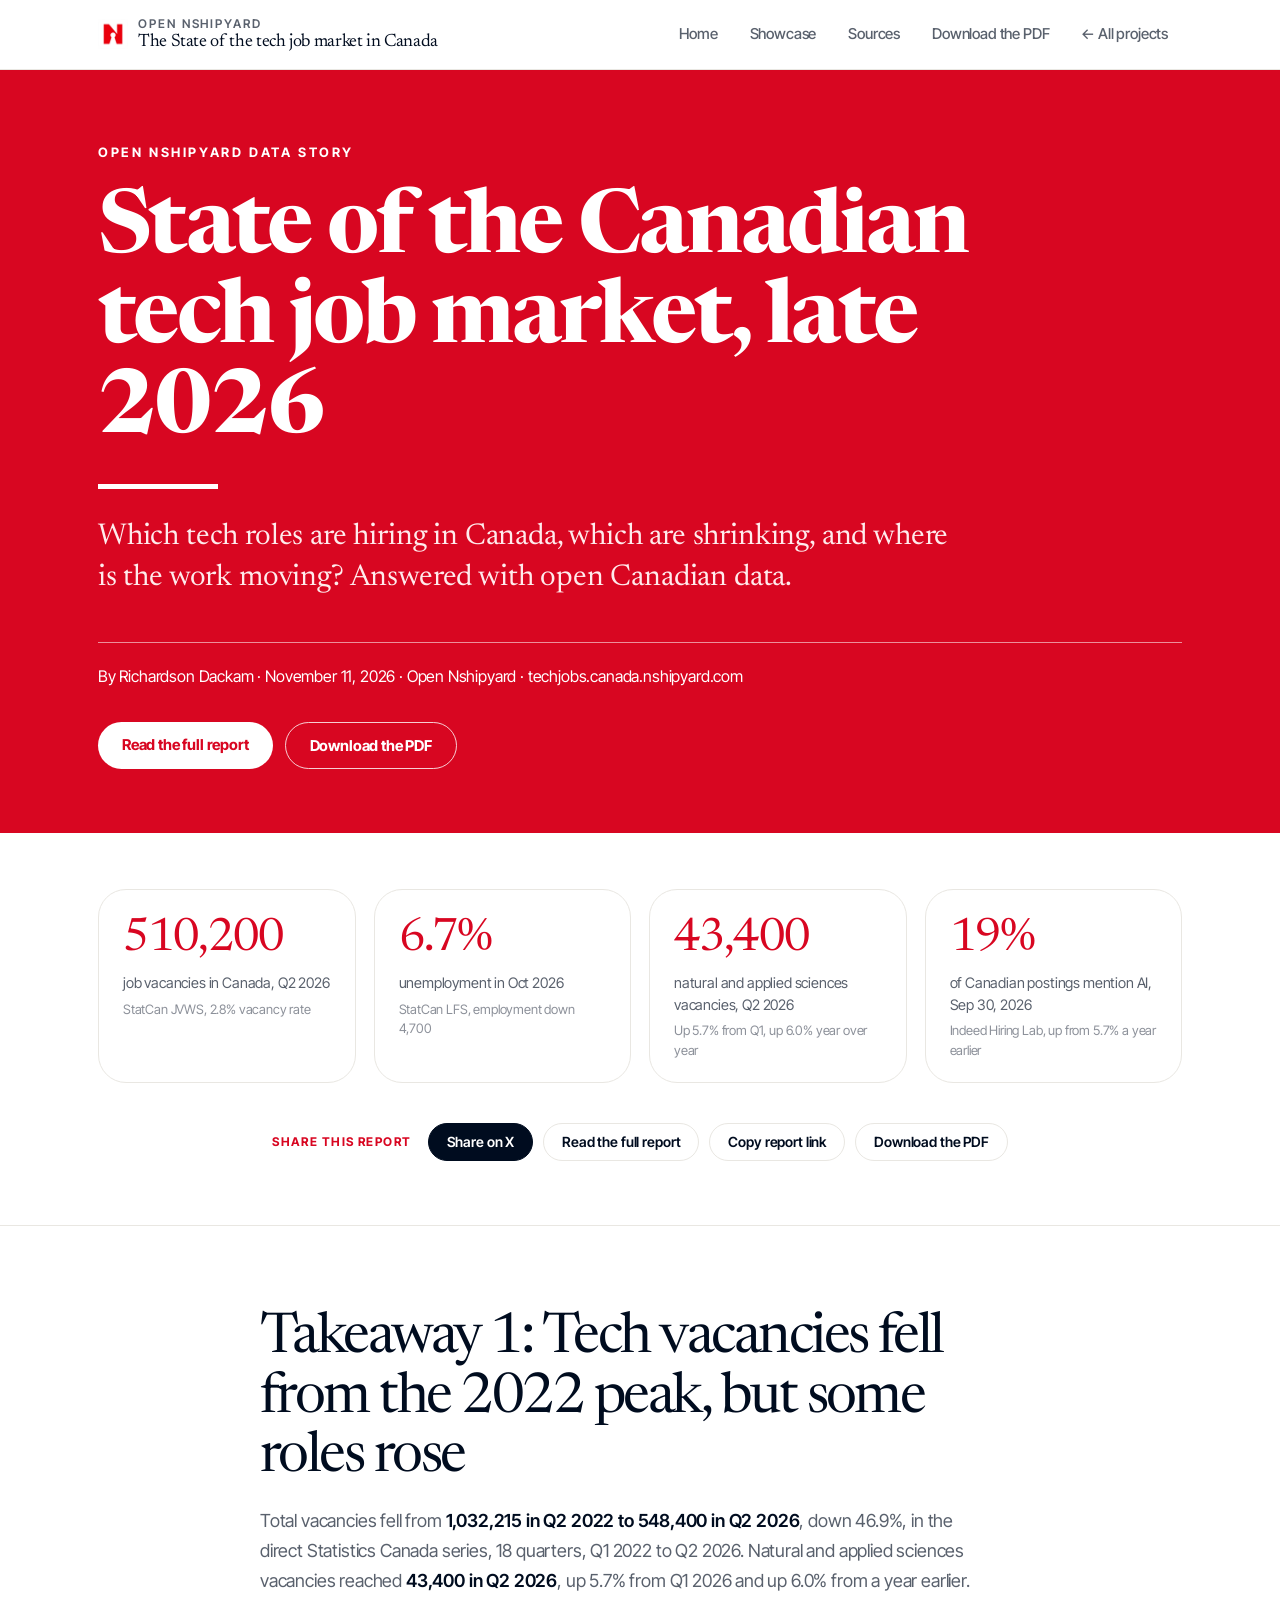
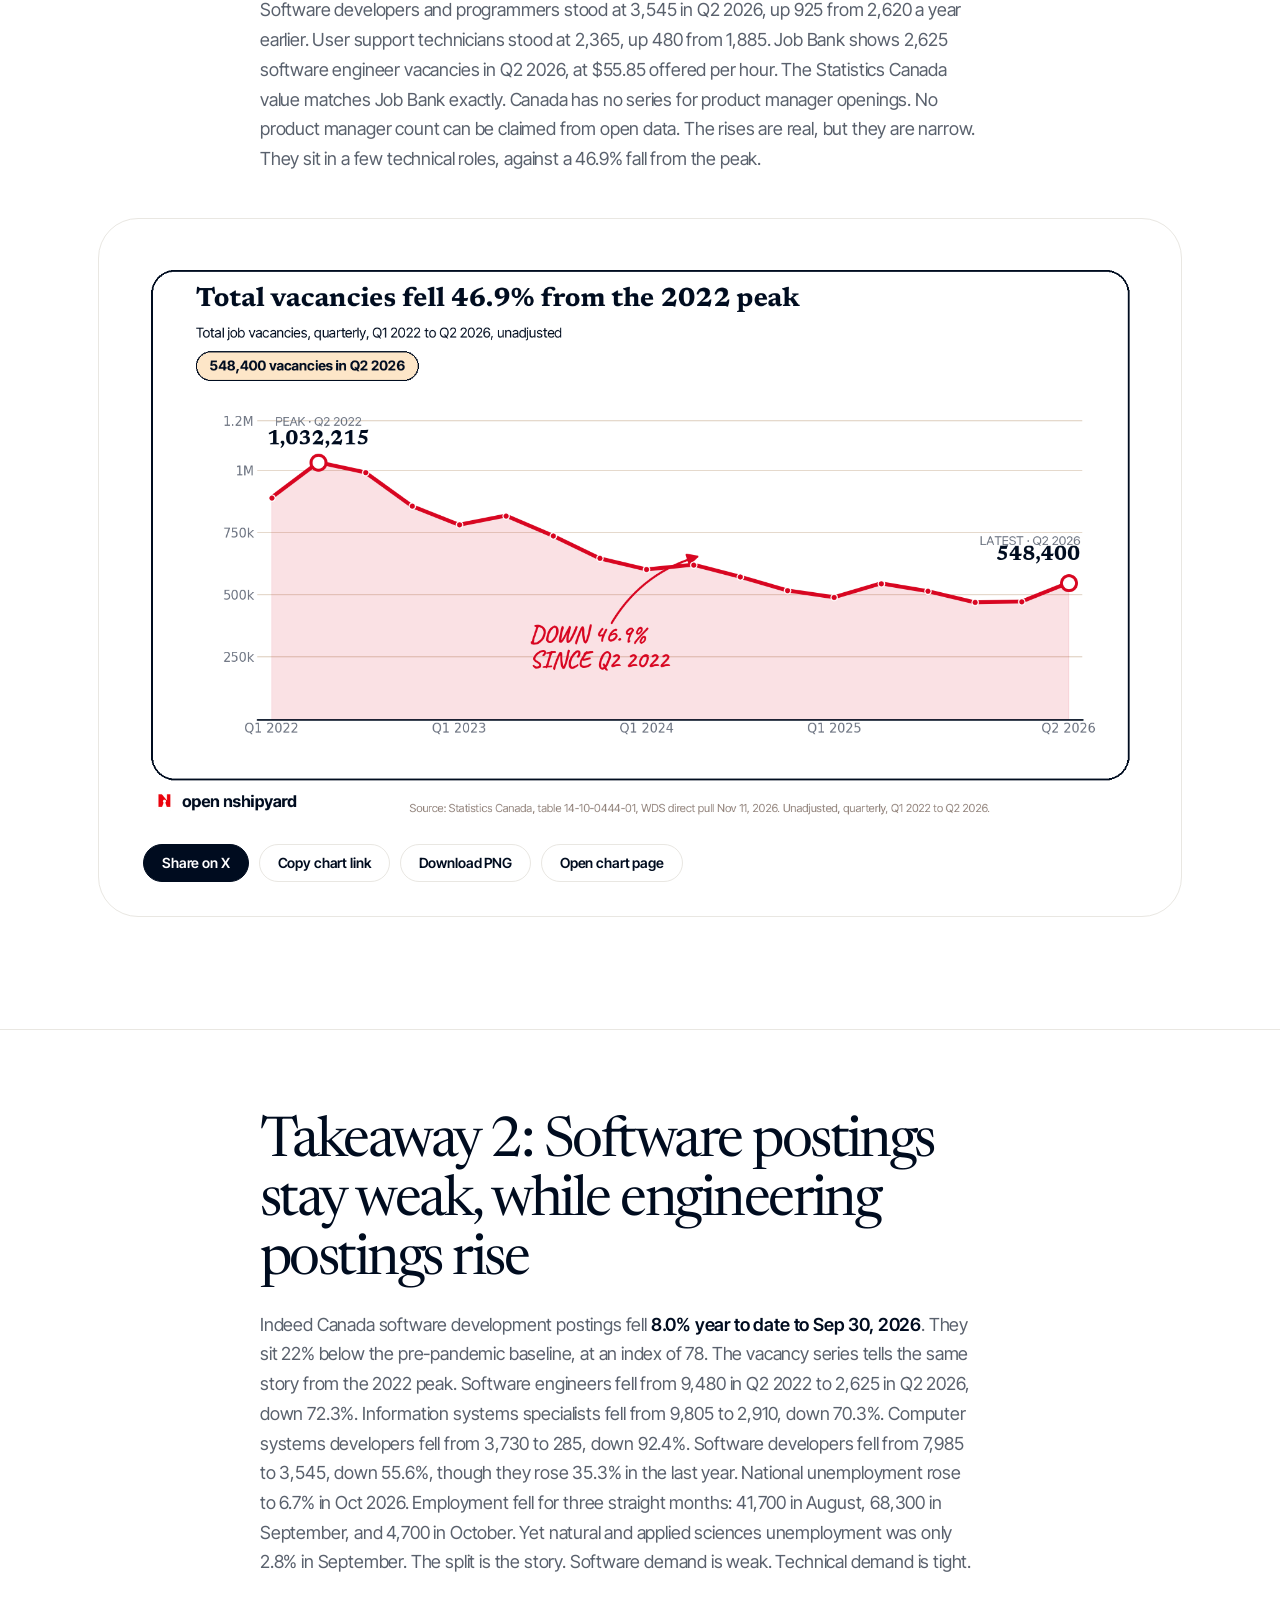
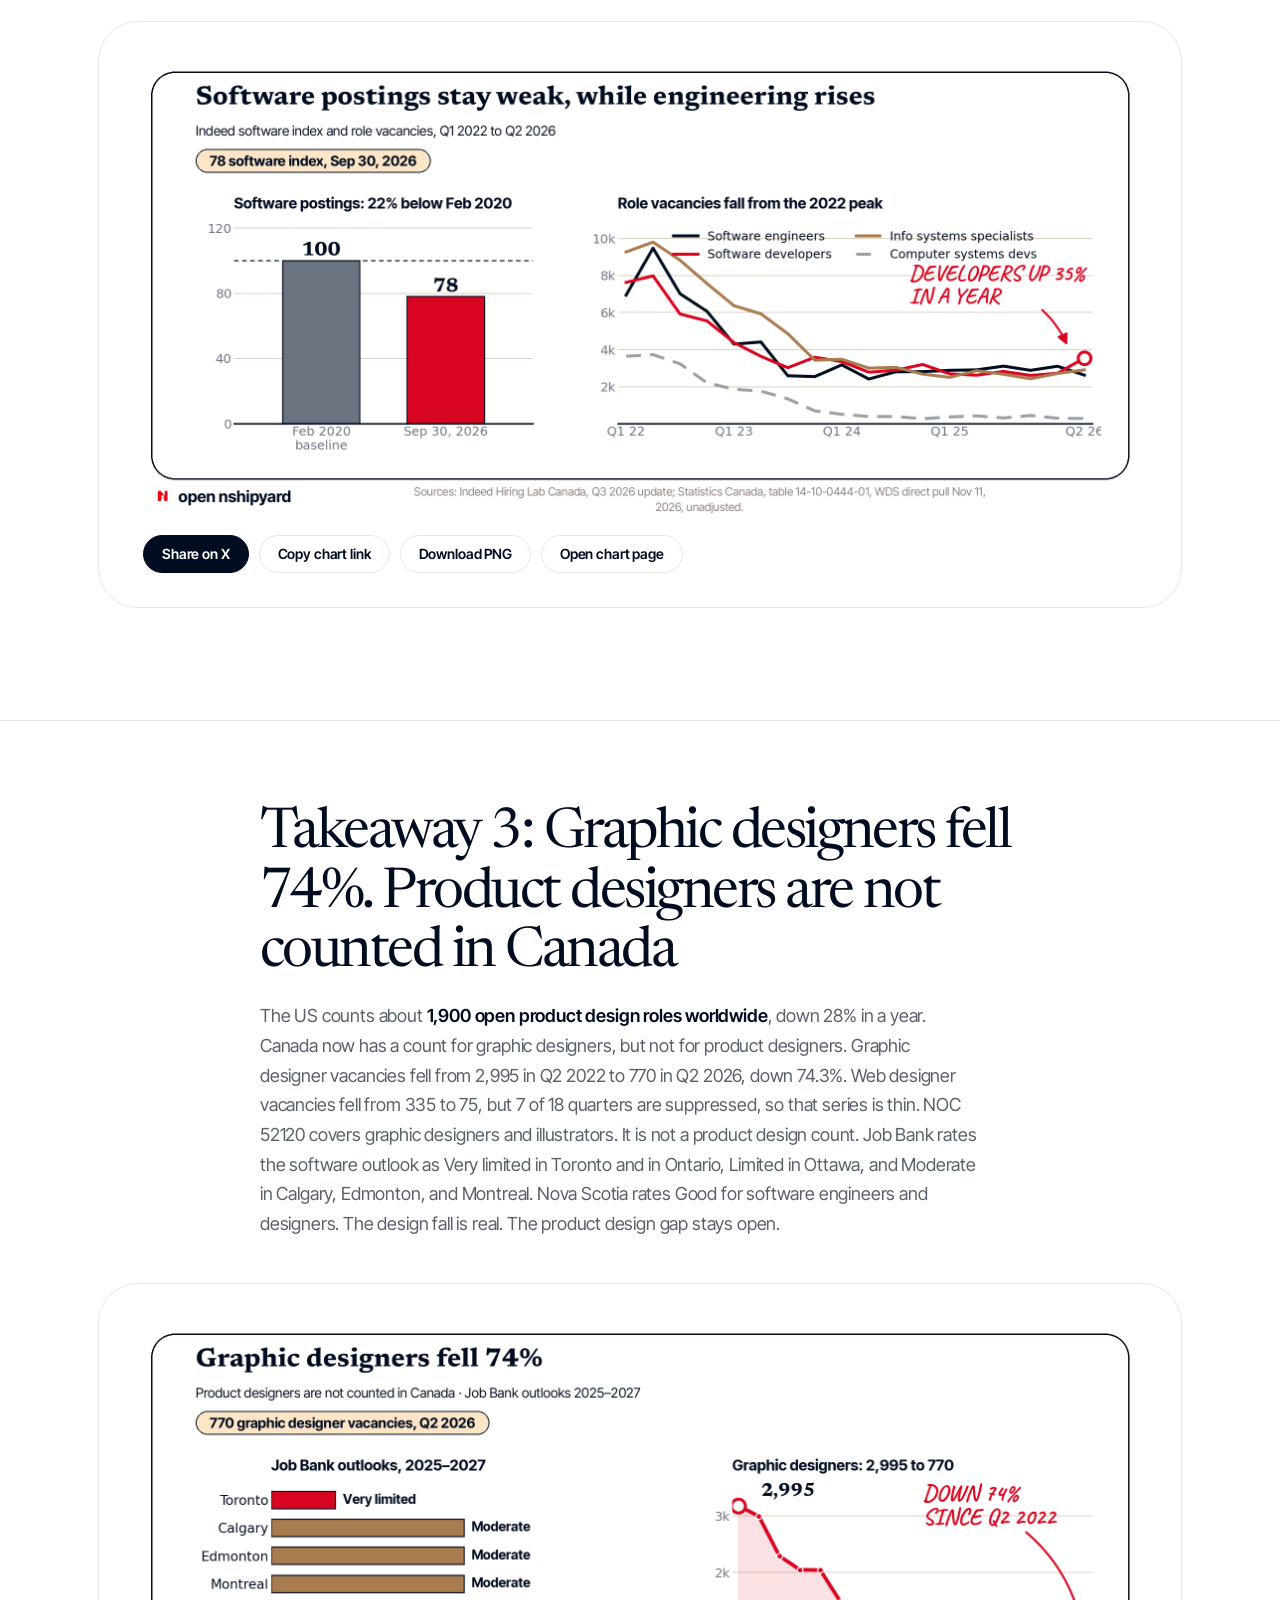
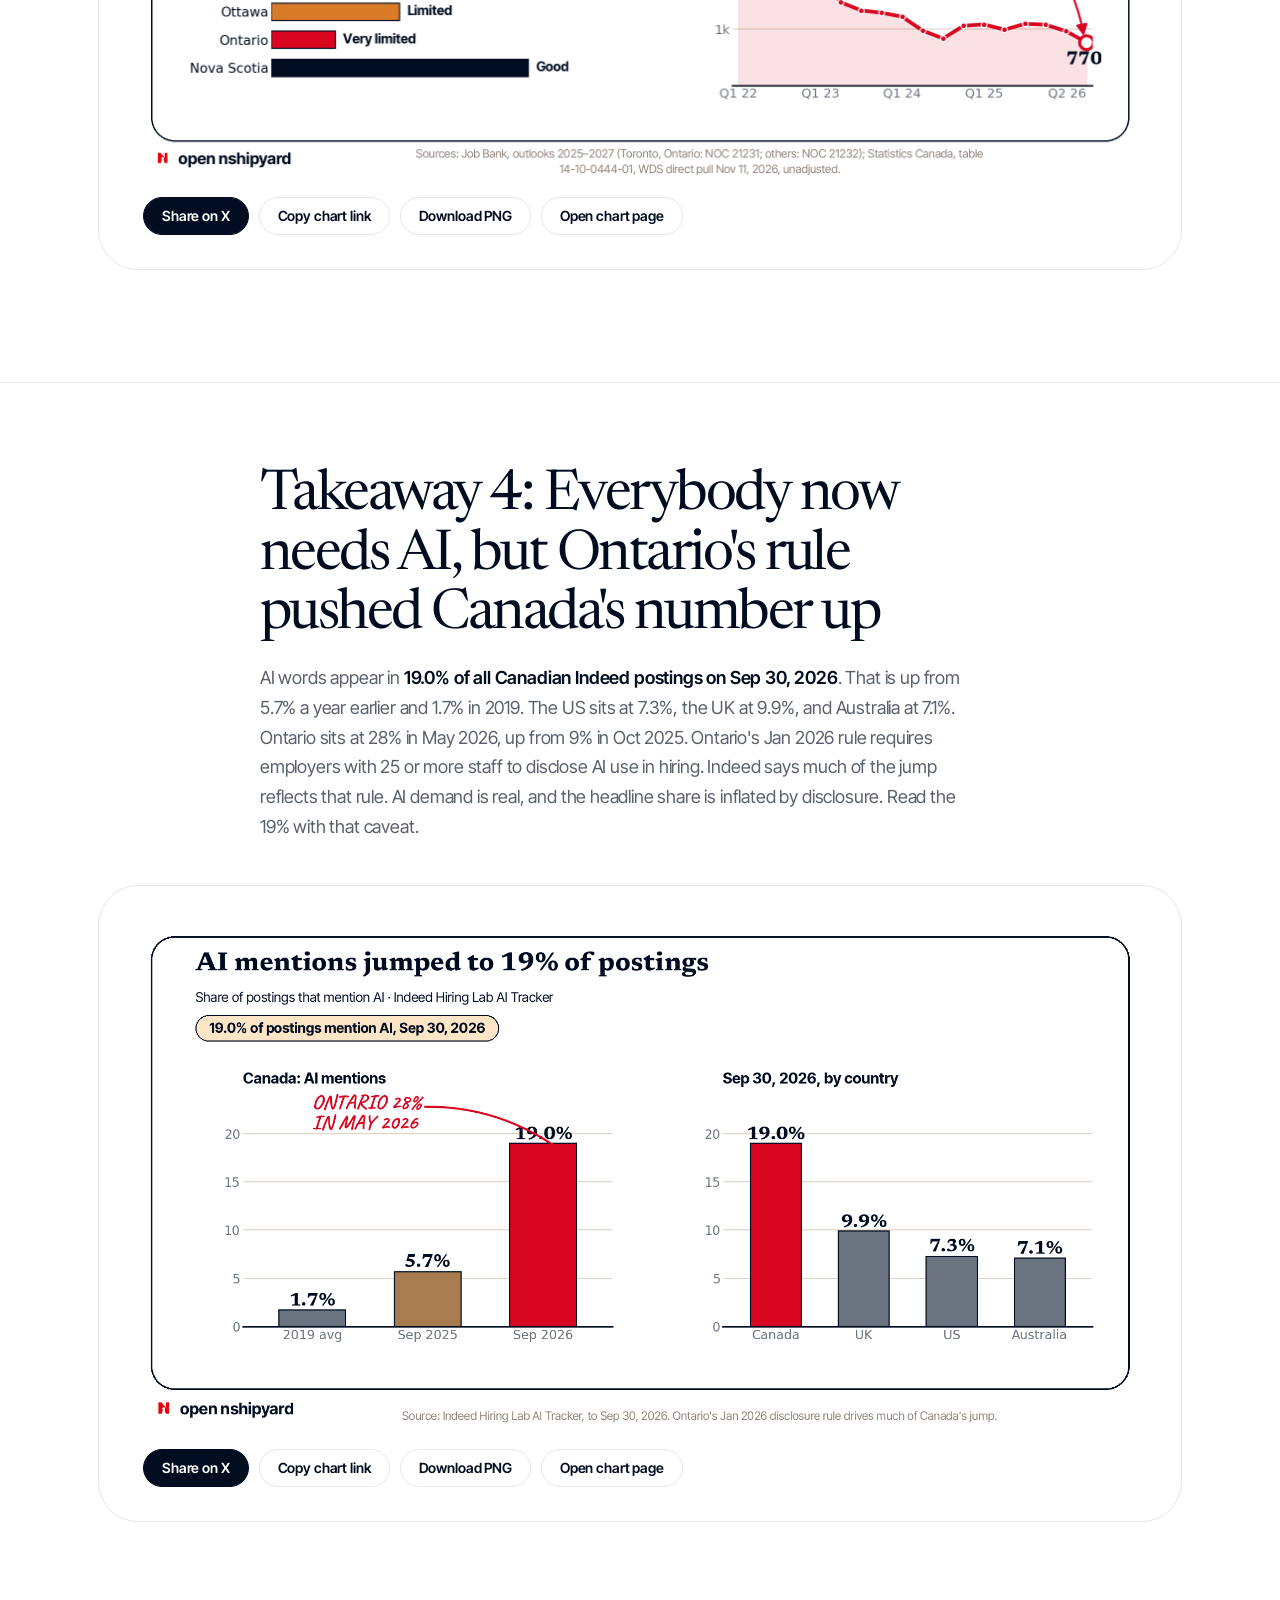
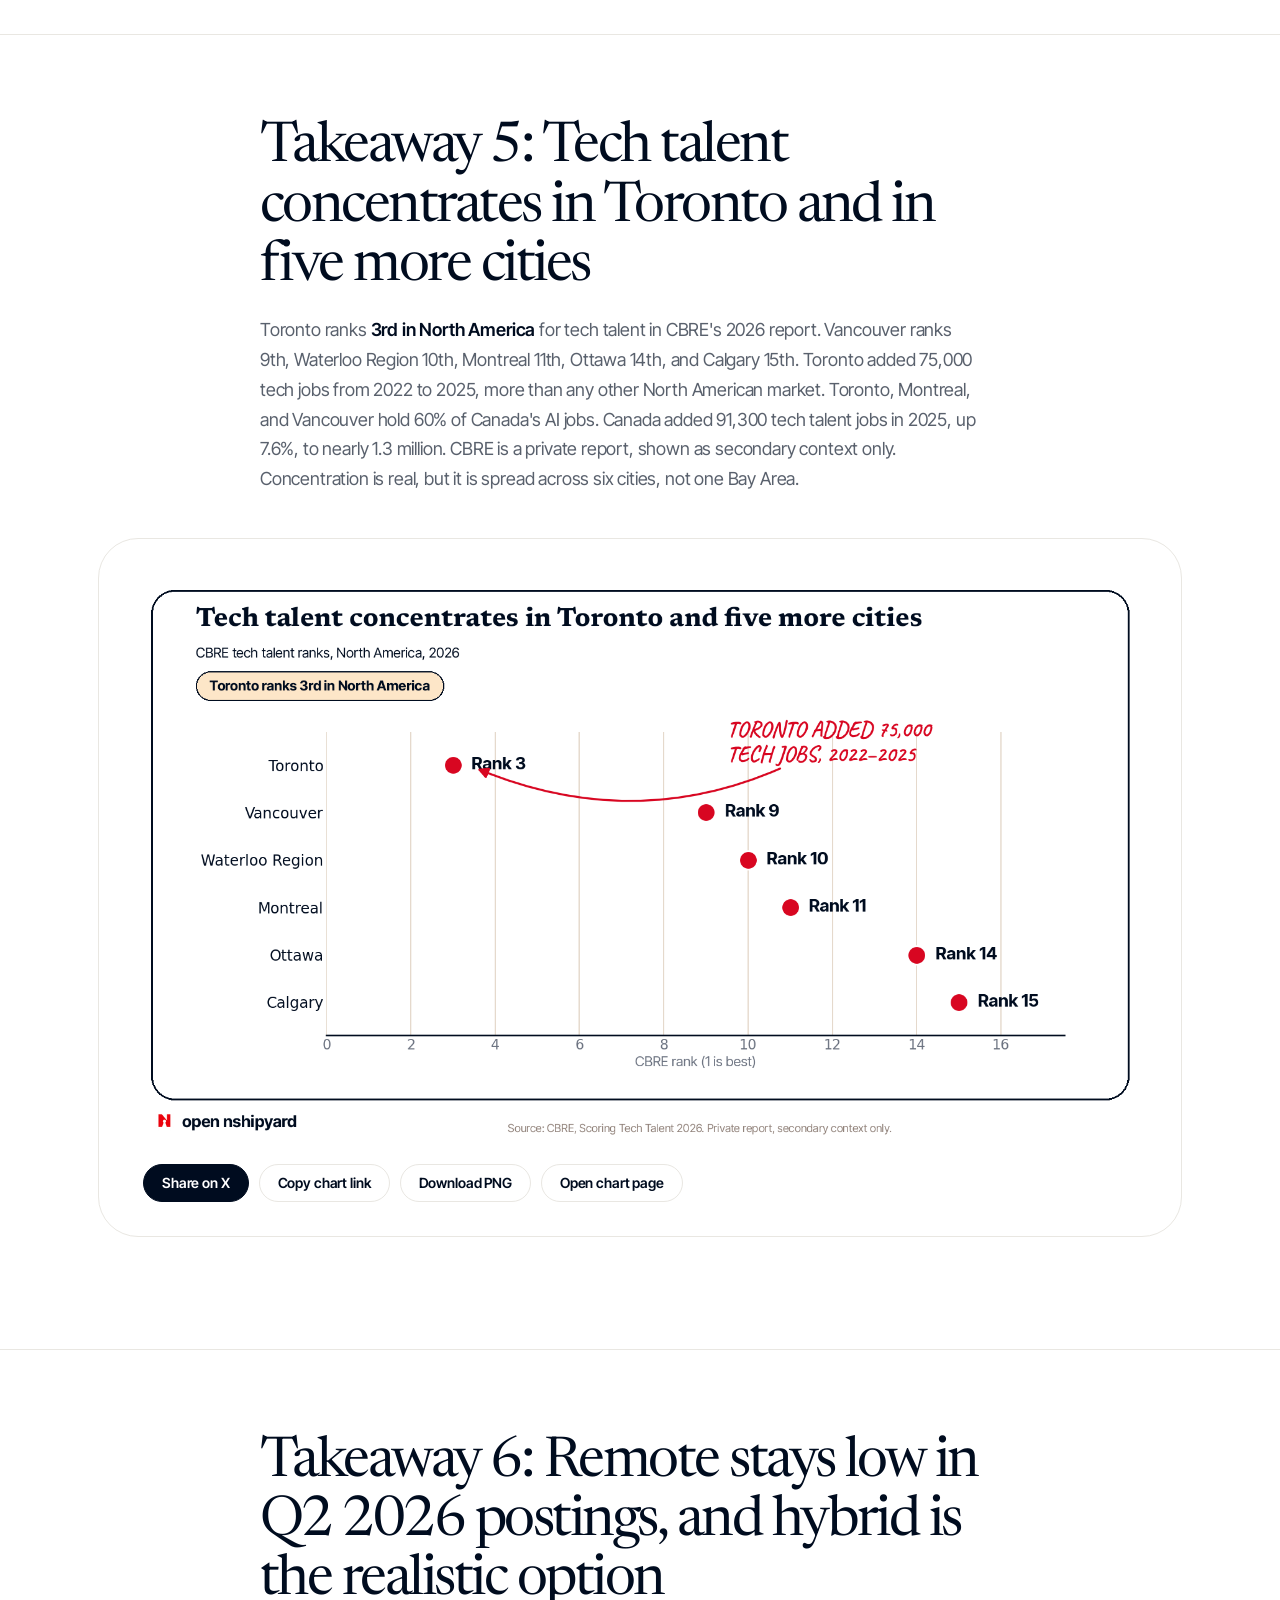
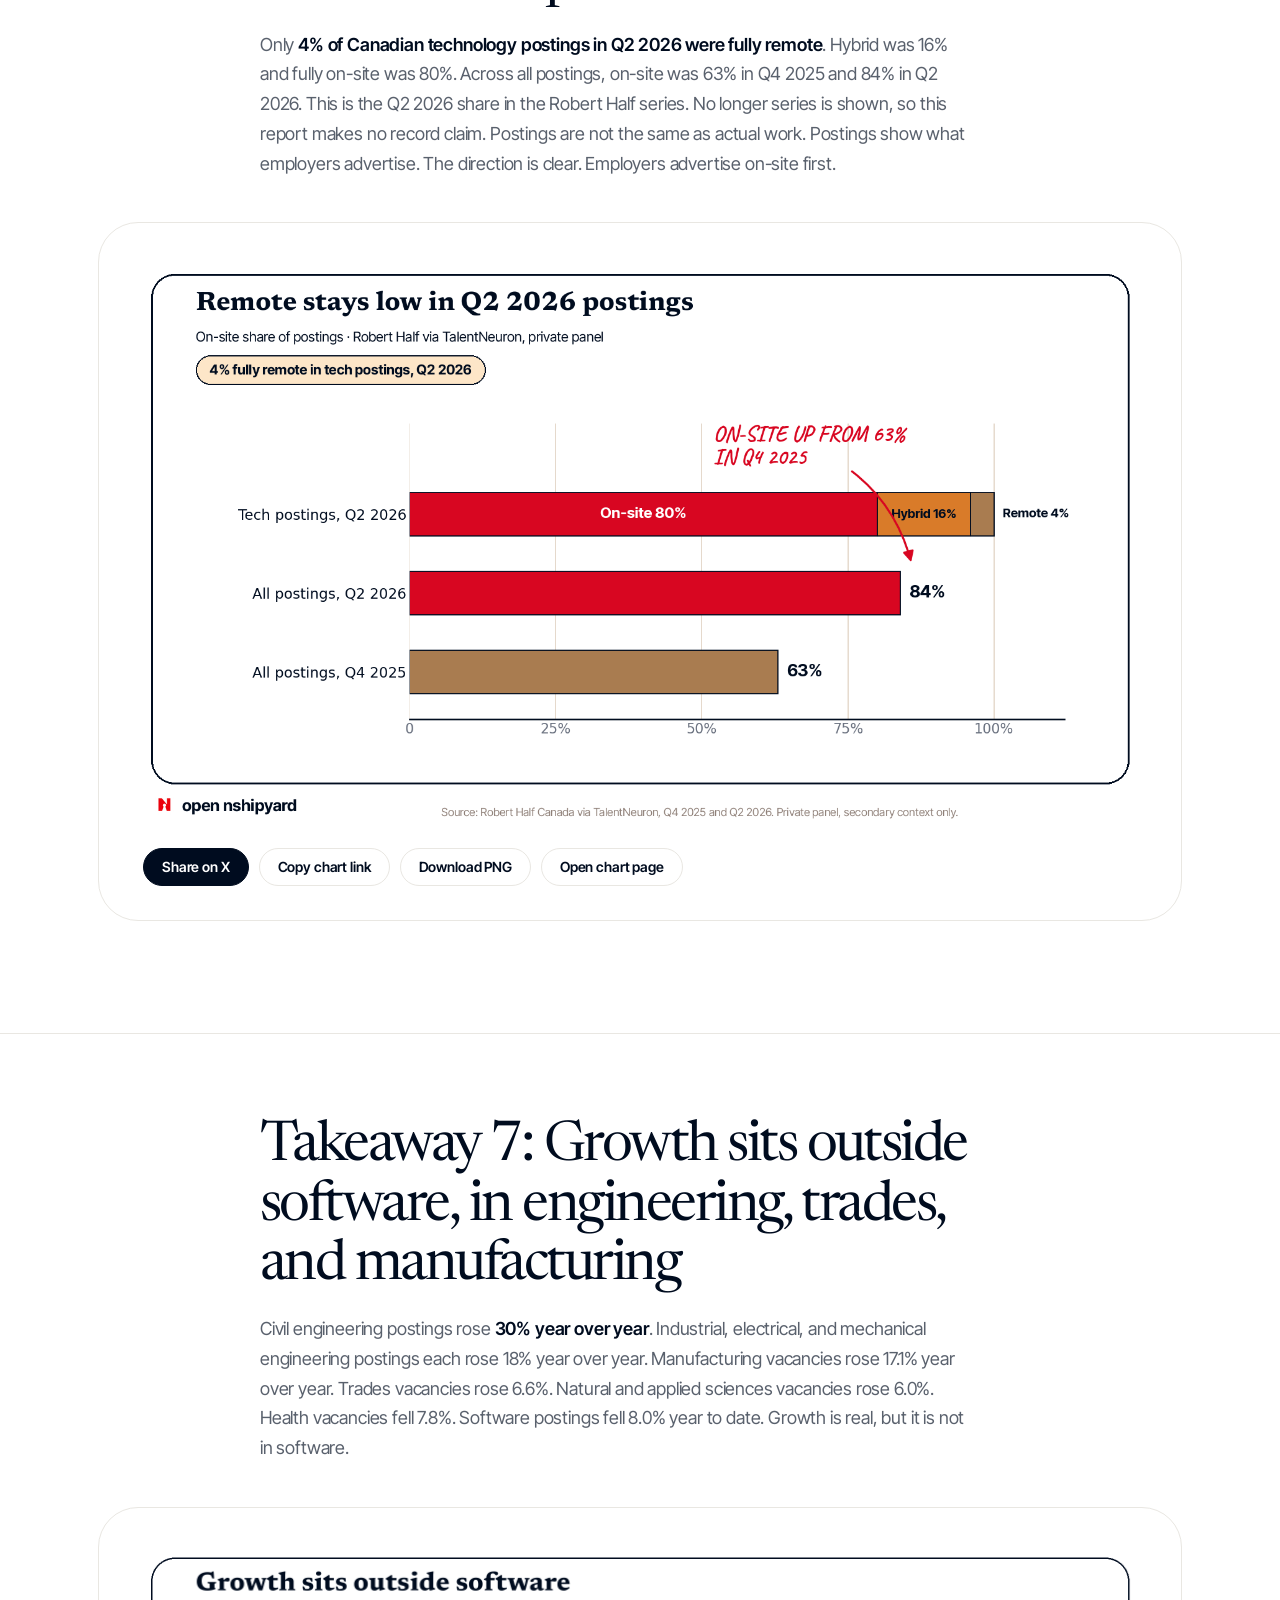
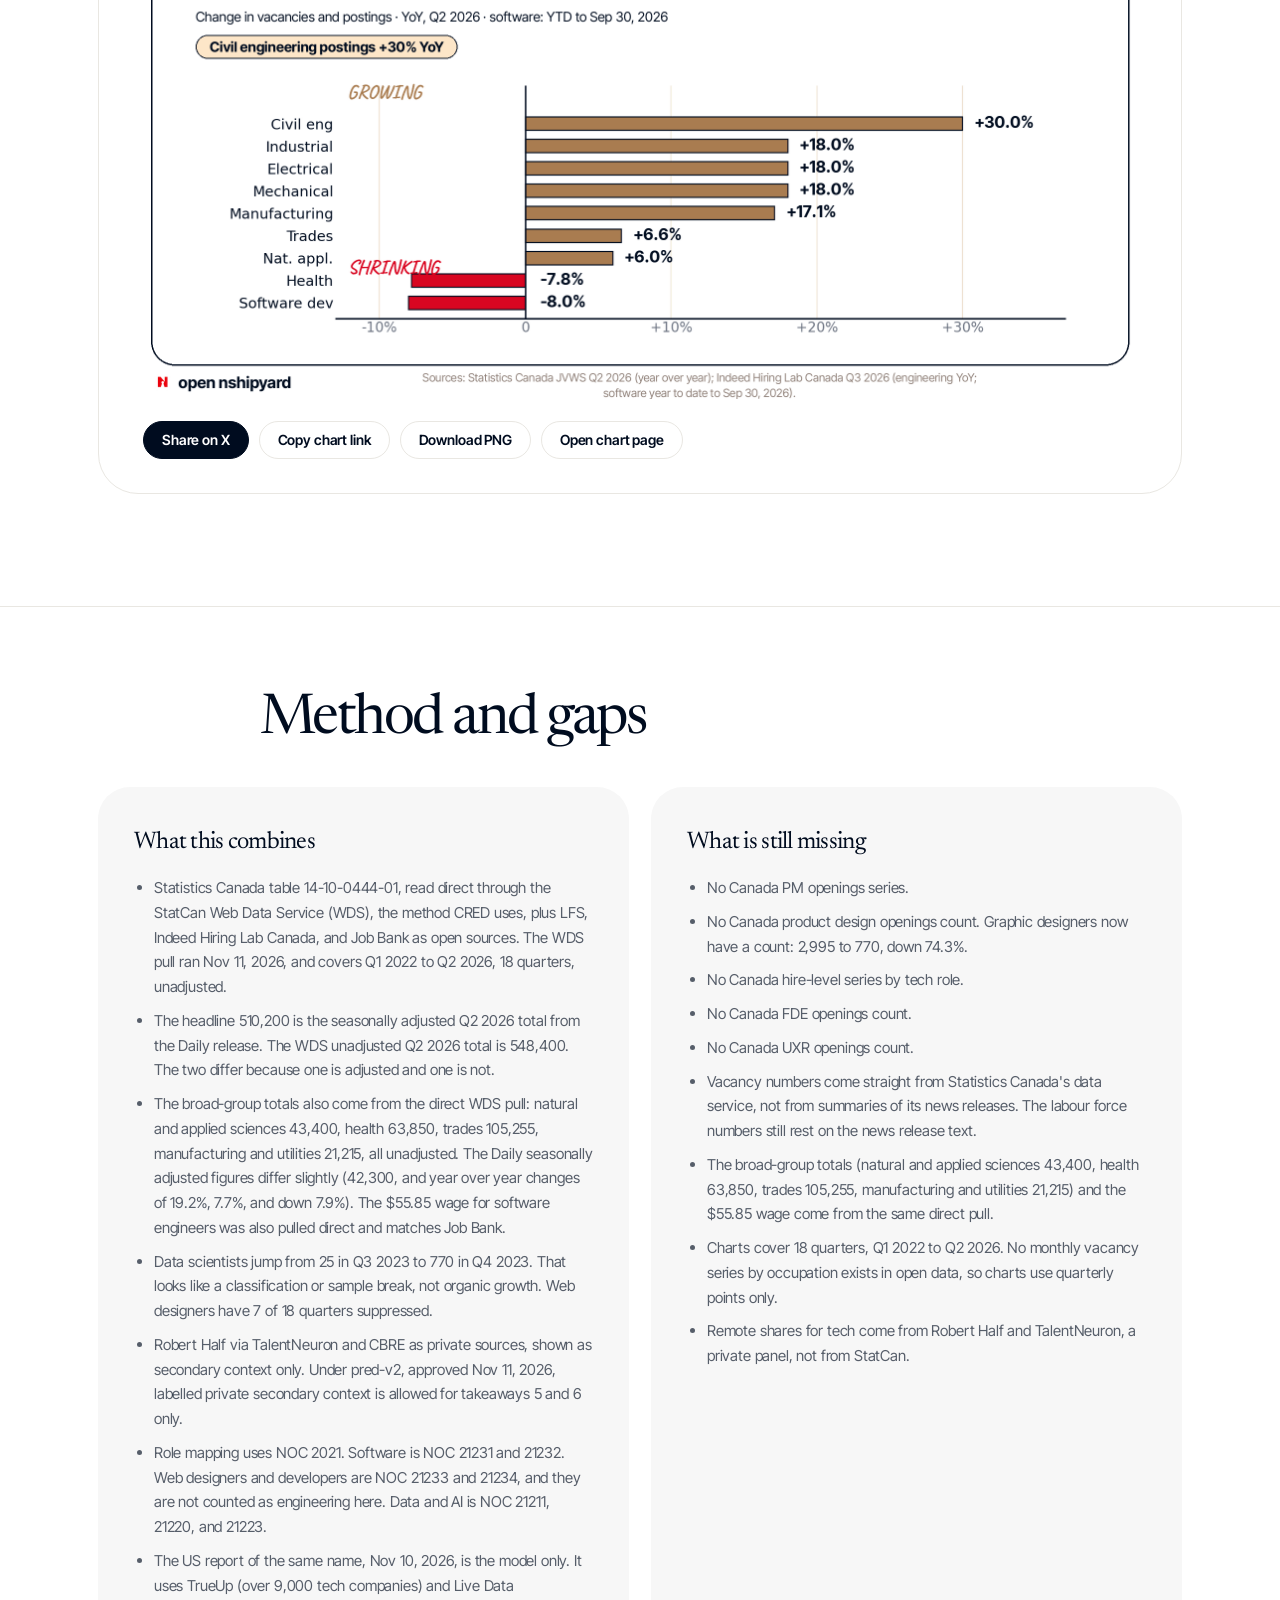
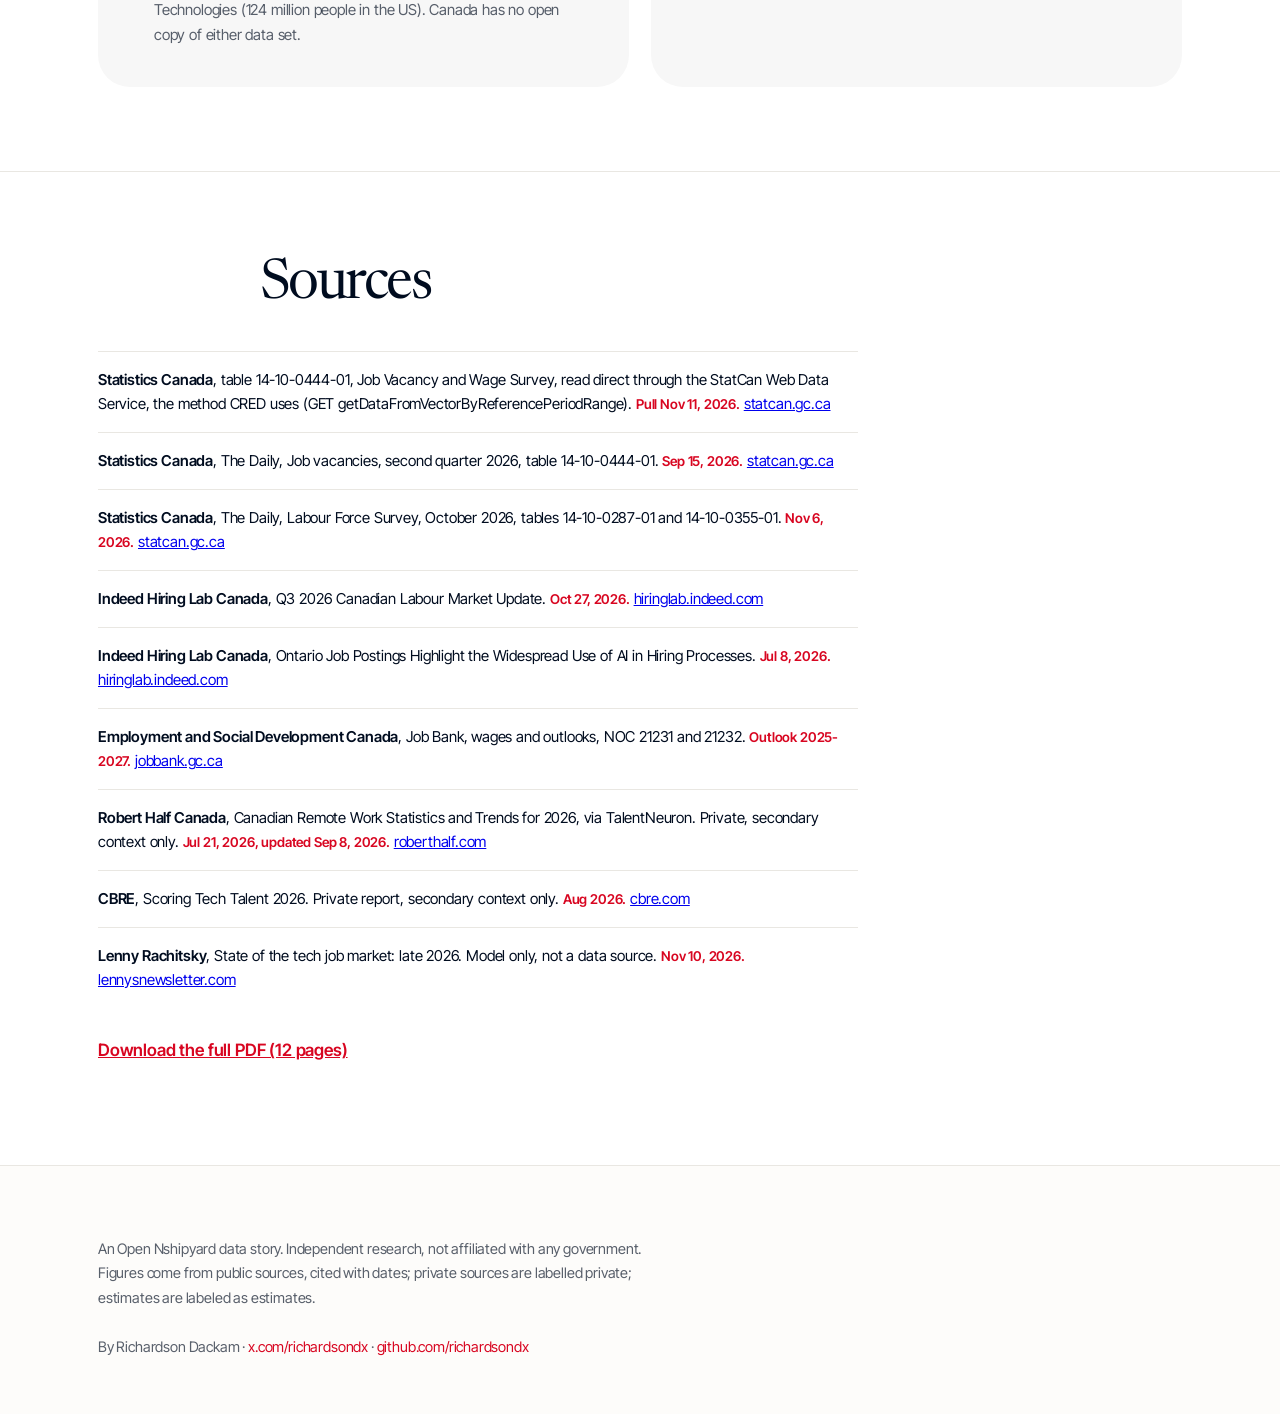
<file: index.html>
<!DOCTYPE html>
<html lang="en">
<head>
<meta charset="utf-8">
<meta name="viewport" content="width=device-width, initial-scale=1">
<title>State of the Canadian tech job market: late 2026 | Open Nshipyard</title>
<meta name="description" content="Which tech roles are hiring in Canada, which are shrinking, and where is the work moving? Answered with open Canadian data.">
<link rel="preconnect" href="https://fonts.googleapis.com">
<link rel="preconnect" href="https://fonts.gstatic.com" crossorigin>
<link href="https://fonts.googleapis.com/css2?family=Newsreader:opsz,wght@6..72,400&family=Inter+Tight:wght@400;500;600;700&display=swap" rel="stylesheet">
<link rel="stylesheet" href="styles.css">
<meta property="og:type" content="website">
<meta property="og:site_name" content="Open Nshipyard">
<meta property="og:title" content="State of the Canadian tech job market: late 2026 | Open Nshipyard">
<meta property="og:description" content="Which tech roles are hiring in Canada, which are shrinking, and where is the work moving? Answered with open Canadian data.">
<link rel="canonical" href="https://techjobs.canada.nshipyard.com/">
<meta property="og:url" content="https://techjobs.canada.nshipyard.com/">
<meta property="og:image" content="https://techjobs.canada.nshipyard.com/og/og-image.png">
<meta property="og:image:width" content="1200">
<meta property="og:image:height" content="630">
<meta property="og:image:alt" content="State of the Canadian tech job market, late 2026. Which tech roles are hiring, which are shrinking, and where is the work moving?">
<meta name="twitter:card" content="summary_large_image">
<meta name="twitter:title" content="State of the Canadian tech job market: late 2026 | Open Nshipyard">
<meta name="twitter:description" content="Which tech roles are hiring in Canada, which are shrinking, and where is the work moving? Answered with open Canadian data.">
<meta name="twitter:image" content="https://techjobs.canada.nshipyard.com/og/og-image.png">
</head>
<body>

<header class="site-header" id="top">
  <div class="header-inner" id="headerInner">
    <a class="wordmark" href="#top" aria-label="Open Nshipyard: The State of the tech job market in Canada">
      <img src="brand/logo-keyhole.png" alt="Open Nshipyard logo" style="width:30px;height:30px;flex:none">
      <span class="wordmark-text">
        <span class="wordmark-umbrella">Open Nshipyard</span>
        <span class="wordmark-project">The State of the tech job market in Canada</span>
      </span>
    </a>
    <button type="button" class="menu-btn" id="menuBtn" aria-expanded="false">Menu</button>
    <nav class="header-nav" aria-label="Primary">
      <a href="index.html">Home</a>
      <a href="showcase.html">Showcase</a>
      <a href="#sources" class="hide-m">Sources</a>
      <a href="The-State-of-the-tech-job-market-in-Canada-Late-2026-final-v7.pdf">Download the PDF</a>
      <a href="https://canada.nshipyard.com">← All projects</a>
    </nav>
  </div>
</header>

<main>
  <section class="cover-hero">
    <div class="wrap">
      <span class="cover-hero-kicker">Open Nshipyard data story</span>
      <h1>State of the Canadian tech job market, late 2026</h1>
      <hr class="cover-hero-rule">
      <p class="cover-hero-stand">Which tech roles are hiring in Canada, which are shrinking, and where is the work moving? Answered with open Canadian data.</p>
      <p class="cover-hero-byline">By Richardson Dackam · November 11, 2026 · Open Nshipyard · techjobs.canada.nshipyard.com</p>
      <div class="cover-hero-actions">
        <a class="btn-solid" href="article.html">Read the full report</a>
        <a class="btn-ghost" href="The-State-of-the-tech-job-market-in-Canada-Late-2026-final-v7.pdf">Download the PDF</a>
      </div>
    </div>
  </section>

  <section class="hero-stats">
    <div class="wrap">
      <div class="stat-grid">
        <div class="stat-card">
          <div class="stat-num">510,200</div>
          <div class="stat-label"><span>job vacancies in Canada, Q2 2026</span><em>StatCan JVWS, 2.8% vacancy rate</em></div>
        </div>
        <div class="stat-card">
          <div class="stat-num">6.7%</div>
          <div class="stat-label"><span>unemployment in Oct 2026</span><em>StatCan LFS, employment down 4,700</em></div>
        </div>
        <div class="stat-card">
          <div class="stat-num">43,400</div>
          <div class="stat-label"><span>natural and applied sciences vacancies, Q2 2026</span><em>Up 5.7% from Q1, up 6.0% year over year</em></div>
        </div>
        <div class="stat-card">
          <div class="stat-num">19%</div>
          <div class="stat-label"><span>of Canadian postings mention AI, Sep 30, 2026</span><em>Indeed Hiring Lab, up from 5.7% a year earlier</em></div>
        </div>
      </div>
      <div class="share-section">
        <span class="share-section-label">Share this report</span>
        <a class="share-btn share-btn-x" href="https://twitter.com/intent/tweet?text=Canada%27s%20tech%20market%20is%20split.%20Total%20vacancies%20fell%2046.9%25%20from%20the%202022%20peak.&url=https%3A//techjobs.canada.nshipyard.com/" target="_blank" rel="noopener">Share on X</a>
        <a class="share-btn" href="article.html">Read the full report</a>
        <button class="share-btn" type="button" data-copy="https://techjobs.canada.nshipyard.com/">Copy report link</button>
        <a class="share-btn" href="The-State-of-the-tech-job-market-in-Canada-Late-2026-final-v7.pdf">Download the PDF</a>
      </div>
    </div>
  </section>

  <section class="block">
    <div class="wrap">
      <div class="narrow">
        <h2>Takeaway 1: Tech vacancies fell from the 2022 peak, but some roles rose</h2>
        <p class="section-sub">Total vacancies fell from <strong>1,032,215 in Q2 2022 to 548,400 in Q2 2026</strong>, down 46.9%, in the direct Statistics Canada series, 18 quarters, Q1 2022 to Q2 2026. Natural and applied sciences vacancies reached <strong>43,400 in Q2 2026</strong>, up 5.7% from Q1 2026 and up 6.0% from a year earlier. Software developers and programmers stood at 3,545 in Q2 2026, up 925 from 2,620 a year earlier. User support technicians stood at 2,365, up 480 from 1,885. Job Bank shows 2,625 software engineer vacancies in Q2 2026, at $55.85 offered per hour. The Statistics Canada value matches Job Bank exactly. Canada has no series for product manager openings. No product manager count can be claimed from open data. The rises are real, but they are narrow. They sit in a few technical roles, against a 46.9% fall from the peak.</p>
      </div>
      <div class="chart-card">
        <img src="charts/chart1-tech-vacancies.png" alt="Line chart: total vacancies, 1,032,215 in Q2 2022, falling to 548,400 in Q2 2026, 18 quarters, unadjusted" style="width:100%;height:auto;display:block">
      <div class="share-row">
        <a class="share-btn share-btn-x" href="https://twitter.com/intent/tweet?text=Total%20vacancies%20fell%2046.9%25%20from%20the%202022%20peak.%201%2C032%2C215%20to%20548%2C400.&url=https%3A//techjobs.canada.nshipyard.com/chart-1.html" target="_blank" rel="noopener">Share on X</a>
        <button class="share-btn" type="button" data-copy="https://techjobs.canada.nshipyard.com/chart-1.html">Copy chart link</button>
        <a class="share-btn" href="og/chart-1.png" download>Download PNG</a>
        <a class="share-btn" href="chart-1.html">Open chart page</a>
      </div>
      </div>
    </div>
  </section>

  <section class="block">
    <div class="wrap">
      <div class="narrow">
        <h2>Takeaway 2: Software postings stay weak, while engineering postings rise</h2>
        <p class="section-sub">Indeed Canada software development postings fell <strong>8.0% year to date to Sep 30, 2026</strong>. They sit 22% below the pre-pandemic baseline, at an index of 78. The vacancy series tells the same story from the 2022 peak. Software engineers fell from 9,480 in Q2 2022 to 2,625 in Q2 2026, down 72.3%. Information systems specialists fell from 9,805 to 2,910, down 70.3%. Computer systems developers fell from 3,730 to 285, down 92.4%. Software developers fell from 7,985 to 3,545, down 55.6%, though they rose 35.3% in the last year. National unemployment rose to 6.7% in Oct 2026. Employment fell for three straight months: 41,700 in August, 68,300 in September, and 4,700 in October. Yet natural and applied sciences unemployment was only 2.8% in September. The split is the story. Software demand is weak. Technical demand is tight.</p>
      </div>
      <div class="chart-card">
        <img src="charts/chart2-software-postings.png" alt="Two panels: Indeed software development postings index, 100 in Feb 2020, 78 on Sep 30, 2026; and role vacancies falling from the 2022 peak" style="width:100%;height:auto;display:block">
      <div class="share-row">
        <a class="share-btn share-btn-x" href="https://twitter.com/intent/tweet?text=Software%20postings%20stay%20weak%2C%20while%20engineering%20postings%20rise.%20Software%20index%2078%2C%20down%208.0%25%20YTD.&url=https%3A//techjobs.canada.nshipyard.com/chart-2.html" target="_blank" rel="noopener">Share on X</a>
        <button class="share-btn" type="button" data-copy="https://techjobs.canada.nshipyard.com/chart-2.html">Copy chart link</button>
        <a class="share-btn" href="og/chart-2.png" download>Download PNG</a>
        <a class="share-btn" href="chart-2.html">Open chart page</a>
      </div>
      </div>
    </div>
  </section>

  <section class="block">
    <div class="wrap">
      <div class="narrow">
        <h2>Takeaway 3: Graphic designers fell 74%. Product designers are not counted in Canada</h2>
        <p class="section-sub">The US counts about <strong>1,900 open product design roles worldwide</strong>, down 28% in a year. Canada now has a count for graphic designers, but not for product designers. Graphic designer vacancies fell from 2,995 in Q2 2022 to 770 in Q2 2026, down 74.3%. Web designer vacancies fell from 335 to 75, but 7 of 18 quarters are suppressed, so that series is thin. NOC 52120 covers graphic designers and illustrators. It is not a product design count. Job Bank rates the software outlook as Very limited in Toronto and in Ontario, Limited in Ottawa, and Moderate in Calgary, Edmonton, and Montreal. Nova Scotia rates Good for software engineers and designers. The design fall is real. The product design gap stays open.</p>
      </div>
      <div class="chart-card">
        <img src="charts/chart3-outlooks.png" alt="Two panels: Job Bank outlooks by city, Toronto Very limited, Calgary Moderate, Edmonton Moderate, Montreal Moderate, Ottawa Limited, Ontario Very limited, Nova Scotia Good; and graphic designer vacancies falling from 2,995 in Q2 2022 to 770 in Q2 2026" style="width:100%;height:auto;display:block">
      <div class="share-row">
        <a class="share-btn share-btn-x" href="https://twitter.com/intent/tweet?text=Graphic%20designers%20fell%2074%25.%20Product%20design%20still%20has%20no%20count.%202%2C995%20to%20770.&url=https%3A//techjobs.canada.nshipyard.com/chart-3.html" target="_blank" rel="noopener">Share on X</a>
        <button class="share-btn" type="button" data-copy="https://techjobs.canada.nshipyard.com/chart-3.html">Copy chart link</button>
        <a class="share-btn" href="og/chart-3.png" download>Download PNG</a>
        <a class="share-btn" href="chart-3.html">Open chart page</a>
      </div>
      </div>
    </div>
  </section>

  <section class="block">
    <div class="wrap">
      <div class="narrow">
        <h2>Takeaway 4: Everybody now needs AI, but Ontario's rule pushed Canada's number up</h2>
        <p class="section-sub">AI words appear in <strong>19.0% of all Canadian Indeed postings on Sep 30, 2026</strong>. That is up from 5.7% a year earlier and 1.7% in 2019. The US sits at 7.3%, the UK at 9.9%, and Australia at 7.1%. Ontario sits at 28% in May 2026, up from 9% in Oct 2025. Ontario's Jan 2026 rule requires employers with 25 or more staff to disclose AI use in hiring. Indeed says much of the jump reflects that rule. AI demand is real, and the headline share is inflated by disclosure. Read the 19% with that caveat.</p>
      </div>
      <div class="chart-card">
        <img src="charts/chart4-ai-mentions.png" alt="Bar charts: Canada AI mentions 1.7% in 2019, 5.7% in Sep 2025, 19.0% in Sep 2026; by country Sep 30, 2026, Canada 19.0%, UK 9.9%, US 7.3%, Australia 7.1%" style="width:100%;height:auto;display:block">
      <div class="share-row">
        <a class="share-btn share-btn-x" href="https://twitter.com/intent/tweet?text=Everybody%20now%20needs%20AI%2C%20but%20the%20Canada%20jump%20has%20a%20rule%20behind%20it.%2019.0%25%20of%20postings%20mention%20AI.&url=https%3A//techjobs.canada.nshipyard.com/chart-4.html" target="_blank" rel="noopener">Share on X</a>
        <button class="share-btn" type="button" data-copy="https://techjobs.canada.nshipyard.com/chart-4.html">Copy chart link</button>
        <a class="share-btn" href="og/chart-4.png" download>Download PNG</a>
        <a class="share-btn" href="chart-4.html">Open chart page</a>
      </div>
      </div>
    </div>
  </section>

  <section class="block">
    <div class="wrap">
      <div class="narrow">
        <h2>Takeaway 5: Tech talent concentrates in Toronto and in five more cities</h2>
        <p class="section-sub">Toronto ranks <strong>3rd in North America</strong> for tech talent in CBRE's 2026 report. Vancouver ranks 9th, Waterloo Region 10th, Montreal 11th, Ottawa 14th, and Calgary 15th. Toronto added 75,000 tech jobs from 2022 to 2025, more than any other North American market. Toronto, Montreal, and Vancouver hold 60% of Canada's AI jobs. Canada added 91,300 tech talent jobs in 2025, up 7.6%, to nearly 1.3 million. CBRE is a private report, shown as secondary context only. Concentration is real, but it is spread across six cities, not one Bay Area.</p>
      </div>
      <div class="chart-card">
        <img src="charts/chart5-geography.png" alt="Dot plot: CBRE tech talent ranks, Toronto 3, Vancouver 9, Waterloo Region 10, Montreal 11, Ottawa 14, Calgary 15" style="width:100%;height:auto;display:block">
      <div class="share-row">
        <a class="share-btn share-btn-x" href="https://twitter.com/intent/tweet?text=Tech%20talent%20concentrates%20in%20Toronto%20and%20five%20more%20cities.%20Toronto%20ranks%203rd%20in%20North%20America.&url=https%3A//techjobs.canada.nshipyard.com/chart-5.html" target="_blank" rel="noopener">Share on X</a>
        <button class="share-btn" type="button" data-copy="https://techjobs.canada.nshipyard.com/chart-5.html">Copy chart link</button>
        <a class="share-btn" href="og/chart-5.png" download>Download PNG</a>
        <a class="share-btn" href="chart-5.html">Open chart page</a>
      </div>
      </div>
    </div>
  </section>

  <section class="block">
    <div class="wrap">
      <div class="narrow">
        <h2>Takeaway 6: Remote stays low in Q2 2026 postings, and hybrid is the realistic option</h2>
        <p class="section-sub">Only <strong>4% of Canadian technology postings in Q2 2026 were fully remote</strong>. Hybrid was 16% and fully on-site was 80%. Across all postings, on-site was 63% in Q4 2025 and 84% in Q2 2026. This is the Q2 2026 share in the Robert Half series. No longer series is shown, so this report makes no record claim. Postings are not the same as actual work. Postings show what employers advertise. The direction is clear. Employers advertise on-site first.</p>
      </div>
      <div class="chart-card">
        <img src="charts/chart6-remote.png" alt="Bar chart: on-site share of postings, tech postings Q2 2026 80%, all postings Q2 2026 84%, all postings Q4 2025 63%" style="width:100%;height:auto;display:block">
      <div class="share-row">
        <a class="share-btn share-btn-x" href="https://twitter.com/intent/tweet?text=Remote%20stays%20low%20in%20Q2%202026%20postings.%204%25%20fully%20remote%2C%2080%25%20on-site.&url=https%3A//techjobs.canada.nshipyard.com/chart-6.html" target="_blank" rel="noopener">Share on X</a>
        <button class="share-btn" type="button" data-copy="https://techjobs.canada.nshipyard.com/chart-6.html">Copy chart link</button>
        <a class="share-btn" href="og/chart-6.png" download>Download PNG</a>
        <a class="share-btn" href="chart-6.html">Open chart page</a>
      </div>
      </div>
    </div>
  </section>

  <section class="block">
    <div class="wrap">
      <div class="narrow">
        <h2>Takeaway 7: Growth sits outside software, in engineering, trades, and manufacturing</h2>
        <p class="section-sub">Civil engineering postings rose <strong>30% year over year</strong>. Industrial, electrical, and mechanical engineering postings each rose 18% year over year. Manufacturing vacancies rose 17.1% year over year. Trades vacancies rose 6.6%. Natural and applied sciences vacancies rose 6.0%. Health vacancies fell 7.8%. Software postings fell 8.0% year to date. Growth is real, but it is not in software.</p>
      </div>
      <div class="chart-card">
        <img src="charts/chart7-outside-software.png" alt="Bar chart: change in vacancies and postings, manufacturing up 17.1% year over year, civil engineering up 30%, industrial, electrical and mechanical up 18% each, natural and applied sciences up 6.0%, trades up 6.6%, health down 7.8%, software development down 8.0% year to date" style="width:100%;height:auto;display:block">
      <div class="share-row">
        <a class="share-btn share-btn-x" href="https://twitter.com/intent/tweet?text=Growth%20sits%20outside%20software.%20Manufacturing%20up%2017.1%25%2C%20trades%20up%206.6%25.&url=https%3A//techjobs.canada.nshipyard.com/chart-7.html" target="_blank" rel="noopener">Share on X</a>
        <button class="share-btn" type="button" data-copy="https://techjobs.canada.nshipyard.com/chart-7.html">Copy chart link</button>
        <a class="share-btn" href="og/chart-7.png" download>Download PNG</a>
        <a class="share-btn" href="chart-7.html">Open chart page</a>
      </div>
      </div>
    </div>
  </section>

  <section class="block">
    <div class="wrap">
      <div class="narrow">
        <h2>Method and gaps</h2>
      </div>
      <div class="two-col" style="margin-top:36px">
        <div class="info-card">
          <h3>What this combines</h3>
          <ul>
            <li>Statistics Canada table 14-10-0444-01, read direct through the StatCan Web Data Service (WDS), the method CRED uses, plus LFS, Indeed Hiring Lab Canada, and Job Bank as open sources. The WDS pull ran Nov 11, 2026, and covers Q1 2022 to Q2 2026, 18 quarters, unadjusted.</li>
            <li>The headline 510,200 is the seasonally adjusted Q2 2026 total from the Daily release. The WDS unadjusted Q2 2026 total is 548,400. The two differ because one is adjusted and one is not.</li>
            <li>The broad-group totals also come from the direct WDS pull: natural and applied sciences 43,400, health 63,850, trades 105,255, manufacturing and utilities 21,215, all unadjusted. The Daily seasonally adjusted figures differ slightly (42,300, and year over year changes of 19.2%, 7.7%, and down 7.9%). The $55.85 wage for software engineers was also pulled direct and matches Job Bank.</li>
            <li>Data scientists jump from 25 in Q3 2023 to 770 in Q4 2023. That looks like a classification or sample break, not organic growth. Web designers have 7 of 18 quarters suppressed.</li>
            <li>Robert Half via TalentNeuron and CBRE as private sources, shown as secondary context only. Under pred-v2, approved Nov 11, 2026, labelled private secondary context is allowed for takeaways 5 and 6 only.</li>
            <li>Role mapping uses NOC 2021. Software is NOC 21231 and 21232. Web designers and developers are NOC 21233 and 21234, and they are not counted as engineering here. Data and AI is NOC 21211, 21220, and 21223.</li>
            <li>The US report of the same name, Nov 10, 2026, is the model only. It uses TrueUp (over 9,000 tech companies) and Live Data Technologies (124 million people in the US). Canada has no open copy of either data set.</li>
          </ul>
        </div>
        <div class="info-card">
          <h3>What is still missing</h3>
          <ul>
            <li>No Canada PM openings series.</li>
            <li>No Canada product design openings count. Graphic designers now have a count: 2,995 to 770, down 74.3%.</li>
            <li>No Canada hire-level series by tech role.</li>
            <li>No Canada FDE openings count.</li>
            <li>No Canada UXR openings count.</li>
            <li>Vacancy numbers come straight from Statistics Canada's data service, not from summaries of its news releases. The labour force numbers still rest on the news release text.</li>
            <li>The broad-group totals (natural and applied sciences 43,400, health 63,850, trades 105,255, manufacturing and utilities 21,215) and the $55.85 wage come from the same direct pull.</li>
            <li>Charts cover 18 quarters, Q1 2022 to Q2 2026. No monthly vacancy series by occupation exists in open data, so charts use quarterly points only.</li>
            <li>Remote shares for tech come from Robert Half and TalentNeuron, a private panel, not from StatCan.</li>
          </ul>
        </div>
      </div>
    </div>
  </section>

  <section class="block" id="sources">
    <div class="wrap">
      <div class="narrow">
        <h2>Sources</h2>
      </div>
      <ul class="sources-list narrow">
        <li><b>Statistics Canada</b>, table 14-10-0444-01, Job Vacancy and Wage Survey, read direct through the StatCan Web Data Service, the method CRED uses (GET getDataFromVectorByReferencePeriodRange). <span class="date">Pull Nov 11, 2026.</span> <a href="https://www150.statcan.gc.ca/n1/daily-quotidien/260915/dq260915a-eng.htm">statcan.gc.ca</a></li>
        <li><b>Statistics Canada</b>, The Daily, Job vacancies, second quarter 2026, table 14-10-0444-01. <span class="date">Sep 15, 2026.</span> <a href="https://www150.statcan.gc.ca/n1/daily-quotidien/260915/dq260915a-eng.htm">statcan.gc.ca</a></li>
        <li><b>Statistics Canada</b>, The Daily, Labour Force Survey, October 2026, tables 14-10-0287-01 and 14-10-0355-01. <span class="date">Nov 6, 2026.</span> <a href="https://www150.statcan.gc.ca/n1/daily-quotidien/261106/dq261106a-eng.htm">statcan.gc.ca</a></li>
        <li><b>Indeed Hiring Lab Canada</b>, Q3 2026 Canadian Labour Market Update. <span class="date">Oct 27, 2026.</span> <a href="https://hiringlab.indeed.com/en-ca/2026/10/27/q3-2026-canadian-labour-market-update/">hiringlab.indeed.com</a></li>
        <li><b>Indeed Hiring Lab Canada</b>, Ontario Job Postings Highlight the Widespread Use of AI in Hiring Processes. <span class="date">Jul 8, 2026.</span> <a href="https://hiringlab.indeed.com/en-ca/2026/07/08/ontario-job-postings-highlight-the-widespread-use-of-ai-in-hiring-processes/">hiringlab.indeed.com</a></li>
        <li><b>Employment and Social Development Canada</b>, Job Bank, wages and outlooks, NOC 21231 and 21232. <span class="date">Outlook 2025-2027.</span> <a href="https://www.jobbank.gc.ca/">jobbank.gc.ca</a></li>
        <li><b>Robert Half Canada</b>, Canadian Remote Work Statistics and Trends for 2026, via TalentNeuron. Private, secondary context only. <span class="date">Jul 21, 2026, updated Sep 8, 2026.</span> <a href="https://www.roberthalf.com/ca/en/insights/research/canadian-remote-work-statistics-and-trends">roberthalf.com</a></li>
        <li><b>CBRE</b>, Scoring Tech Talent 2026. Private report, secondary context only. <span class="date">Aug 2026.</span> <a href="https://www.cbre.com/insights/books/scoring-tech-talent-2026">cbre.com</a></li>
        <li><b>Lenny Rachitsky</b>, State of the tech job market: late 2026. Model only, not a data source. <span class="date">Nov 10, 2026.</span> <a href="https://www.lennysnewsletter.com/p/state-of-the-tech-job-market-late">lennysnewsletter.com</a></li>
      </ul>
      <p style="margin-top:28px"><a href="The-State-of-the-tech-job-market-in-Canada-Late-2026-final-v7.pdf" style="color:#d80621;font-weight:600">Download the full PDF (12 pages)</a></p>
    </div>
  </section>
</main>

<footer>
  <div class="wrap footer-inner">
    <p class="footer-note">An Open Nshipyard data story. Independent research, not affiliated with any government. Figures come from public sources, cited with dates; private sources are labelled private; estimates are labeled as estimates.<br><br>By Richardson Dackam · <a href="https://x.com/richardsondx">x.com/richardsondx</a> · <a href="https://github.com/richardsondx">github.com/richardsondx</a></p>
  </div>
</footer>

<script>
(function () {
  var menuBtn = document.getElementById("menuBtn");
  var headerInner = document.getElementById("headerInner");
  if (menuBtn && headerInner) {
    menuBtn.addEventListener("click", function () {
      var open = headerInner.classList.toggle("nav-open");
      menuBtn.setAttribute("aria-expanded", open ? "true" : "false");
    });
  }
})();
</script>
<script>
(function () {
  document.querySelectorAll("[data-copy]").forEach(function (btn) {
    btn.addEventListener("click", function () {
      var url = btn.getAttribute("data-copy");
      var label = btn.textContent;
      function done() { btn.textContent = "Copied"; setTimeout(function () { btn.textContent = label; }, 2000); }
      if (navigator.clipboard && navigator.clipboard.writeText) {
        navigator.clipboard.writeText(url).then(done, function () { prompt("Copy this link:", url); });
      } else { prompt("Copy this link:", url); }
    });
  });
})();
</script>
<script>
(function () {
  var box = document.createElement("div");
  box.className = "lightbox";
  box.setAttribute("role", "dialog");
  box.setAttribute("aria-modal", "true");
  box.setAttribute("aria-label", "Chart preview");
  box.innerHTML = '<button class="lightbox-close" type="button" aria-label="Close preview">&times;</button><img alt=""><p class="lightbox-caption"></p>';
  document.body.appendChild(box);
  var big = box.querySelector("img");
  var caption = box.querySelector(".lightbox-caption");
  var closeBtn = box.querySelector(".lightbox-close");
  var lastFocus = null;
  function open(img) {
    lastFocus = document.activeElement;
    big.src = img.getAttribute("src");
    big.alt = img.getAttribute("alt") || "Chart";
    caption.textContent = img.getAttribute("alt") || "";
    box.classList.add("open");
    document.body.style.overflow = "hidden";
    closeBtn.focus();
  }
  function close() {
    box.classList.remove("open");
    document.body.style.overflow = "";
    if (lastFocus && lastFocus.focus) { lastFocus.focus(); }
  }
  document.querySelectorAll('img[src^="charts/"]').forEach(function (img) {
    img.setAttribute("data-lightbox", "");
    img.setAttribute("title", "Click to enlarge");
    img.setAttribute("tabindex", "0");
    img.addEventListener("click", function () { open(img); });
    img.addEventListener("keydown", function (e) {
      if (e.key === "Enter" || e.key === " ") { e.preventDefault(); open(img); }
    });
  });
  closeBtn.addEventListener("click", close);
  big.addEventListener("click", close);
  box.addEventListener("click", function (e) { if (e.target === box) { close(); } });
  document.addEventListener("keydown", function (e) {
    if (e.key === "Escape" && box.classList.contains("open")) { close(); }
  });
})();
</script>
</body>
</html>
</file>
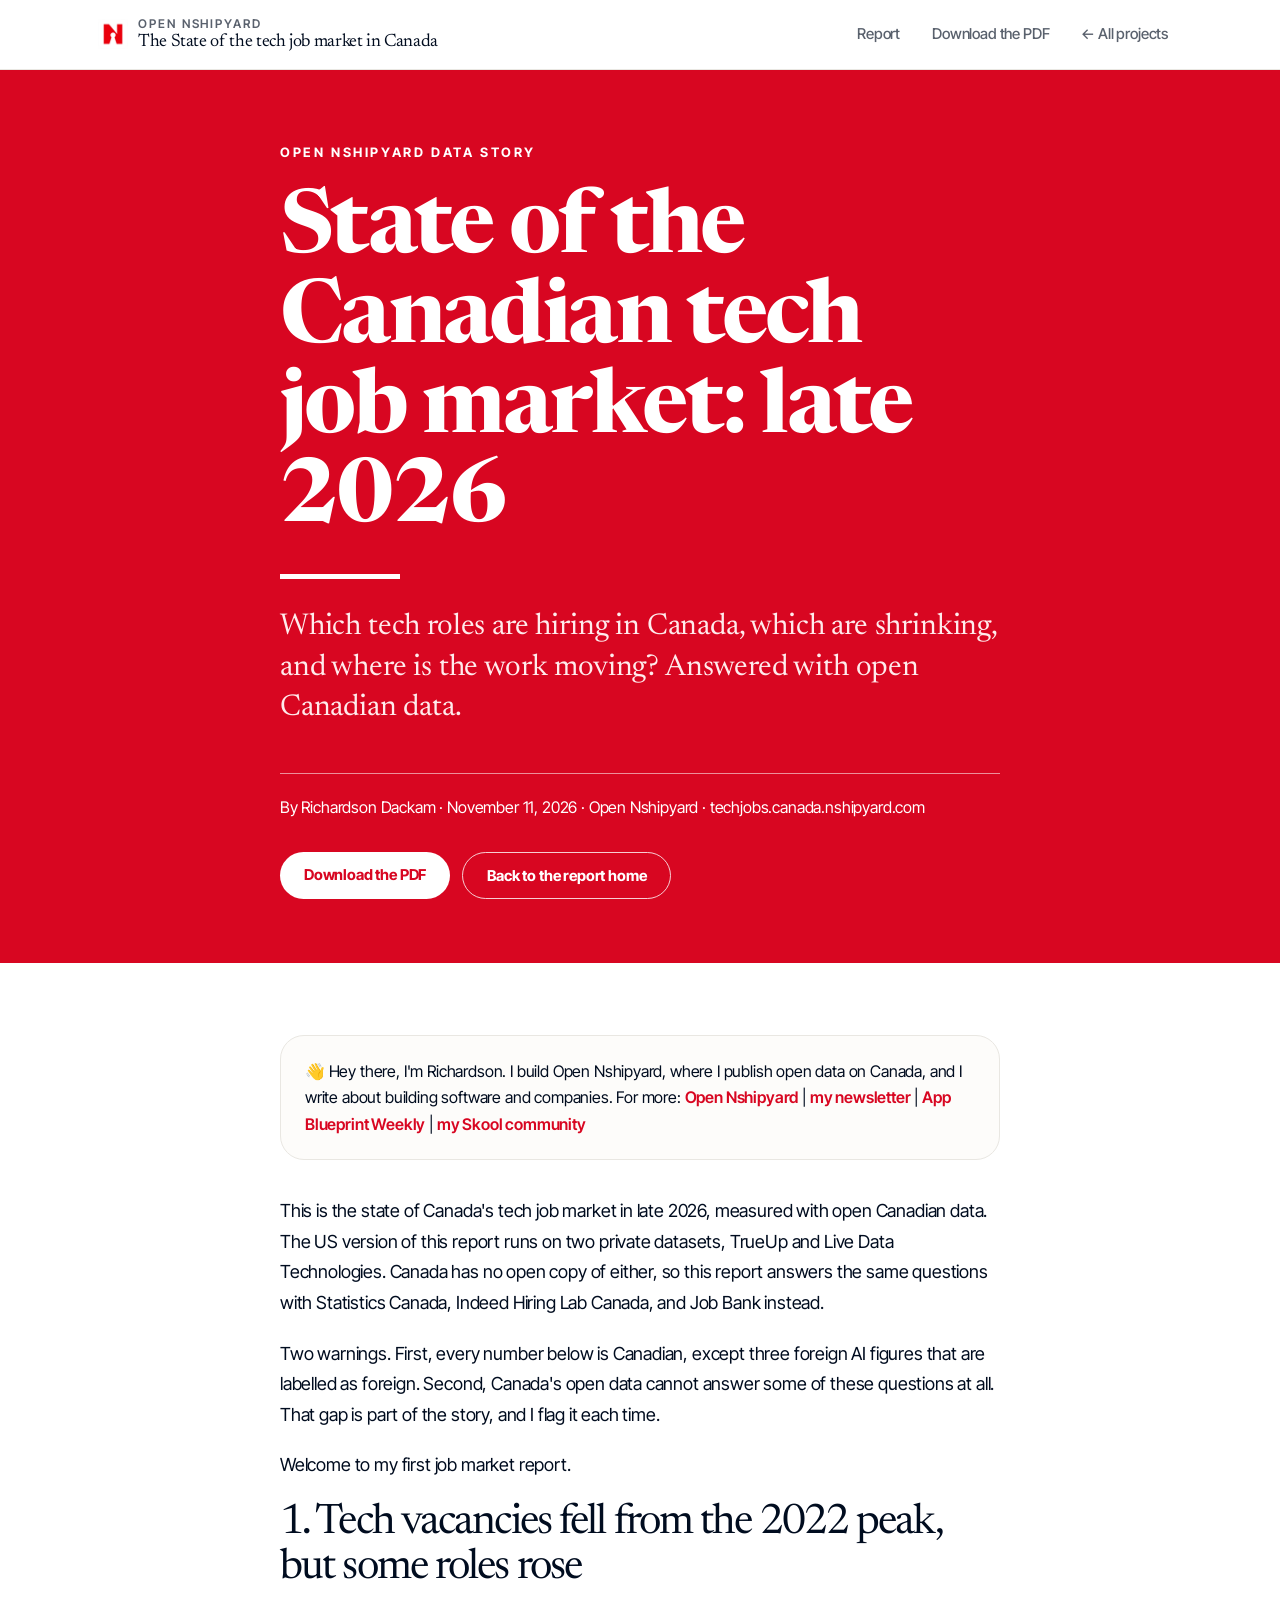
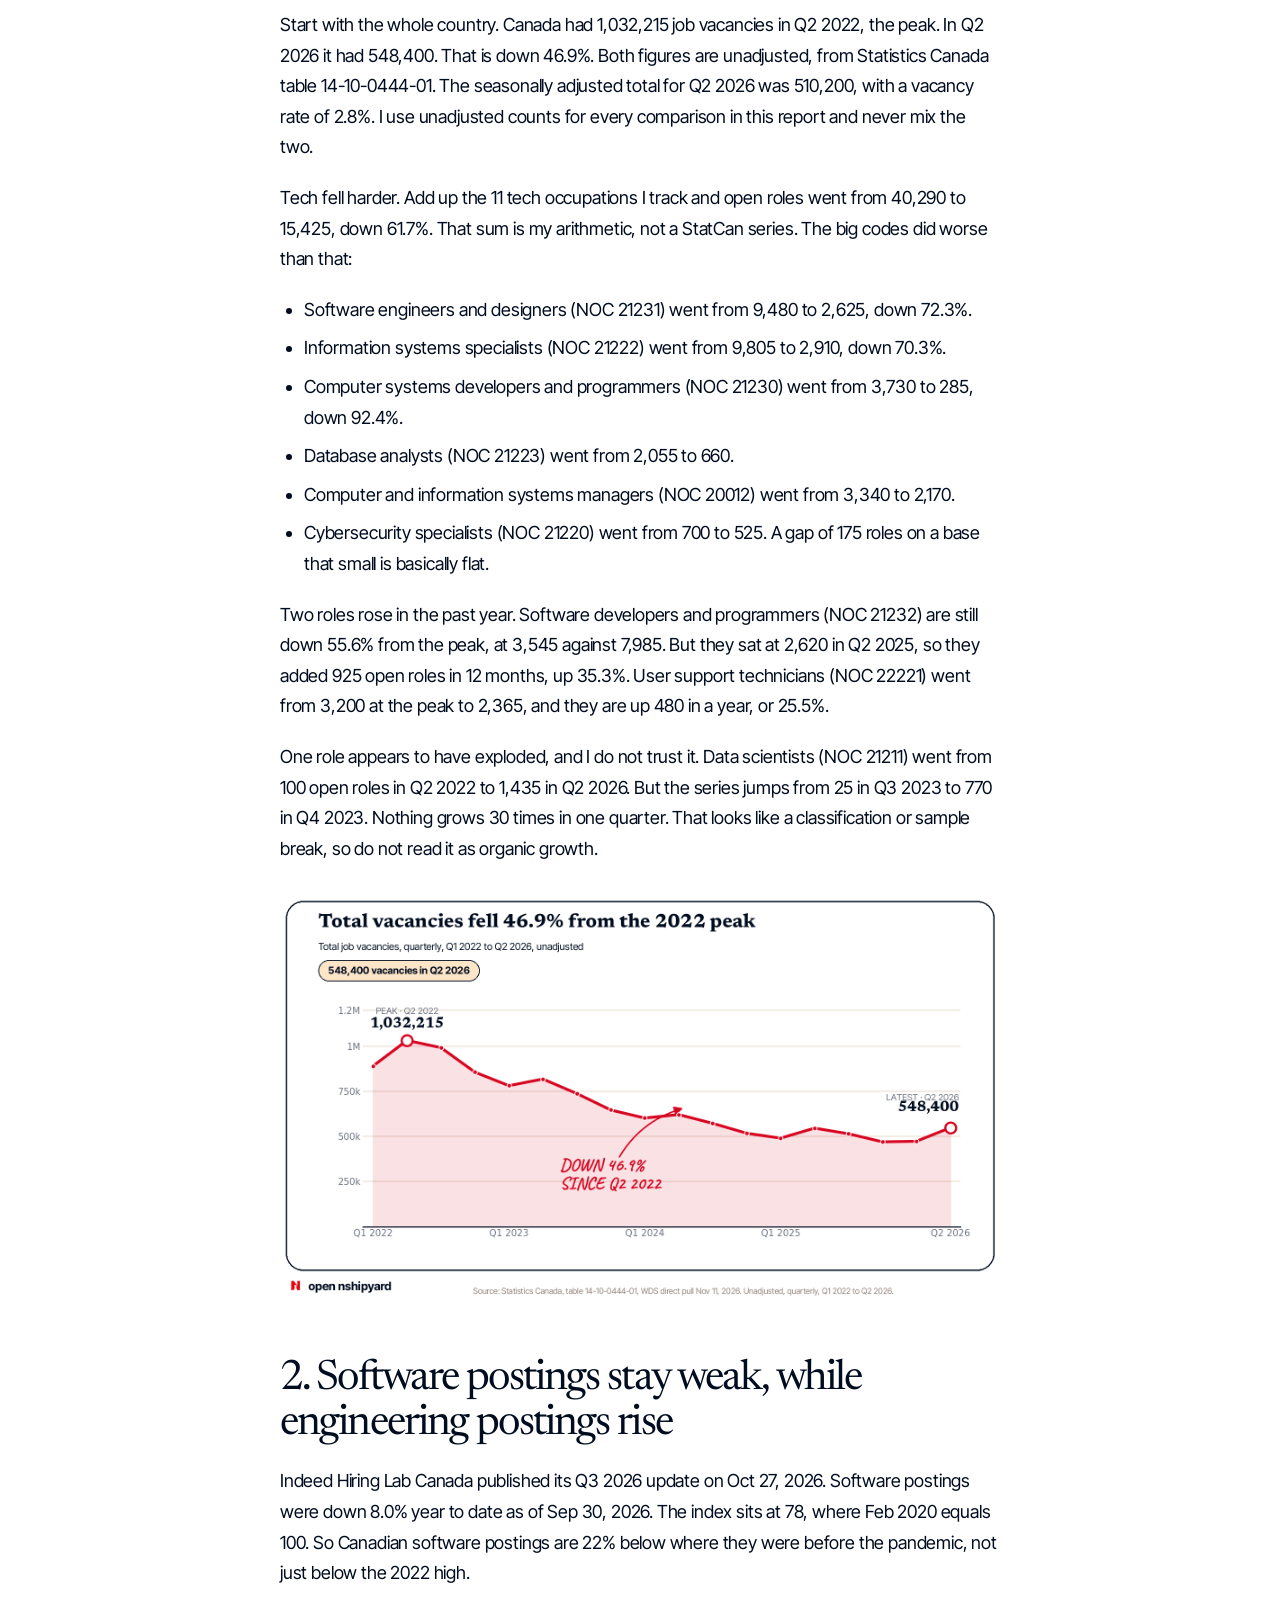
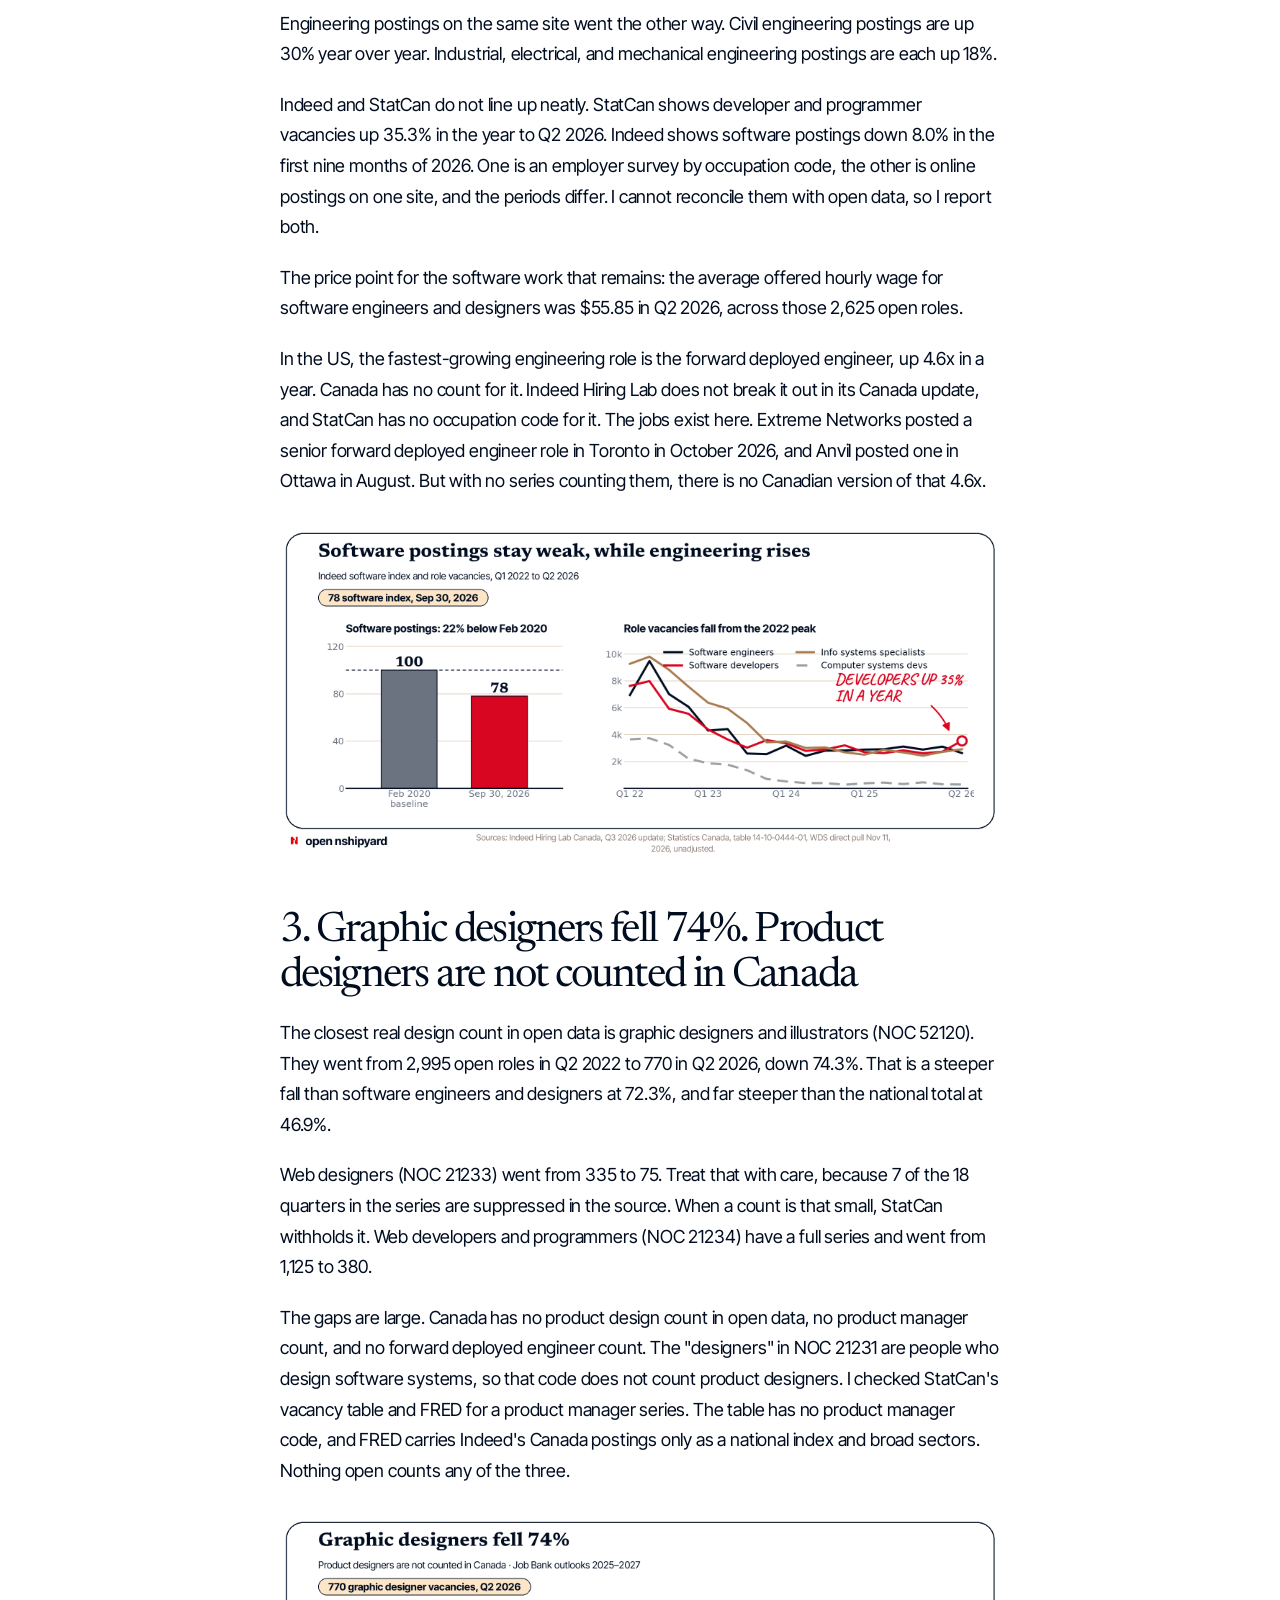
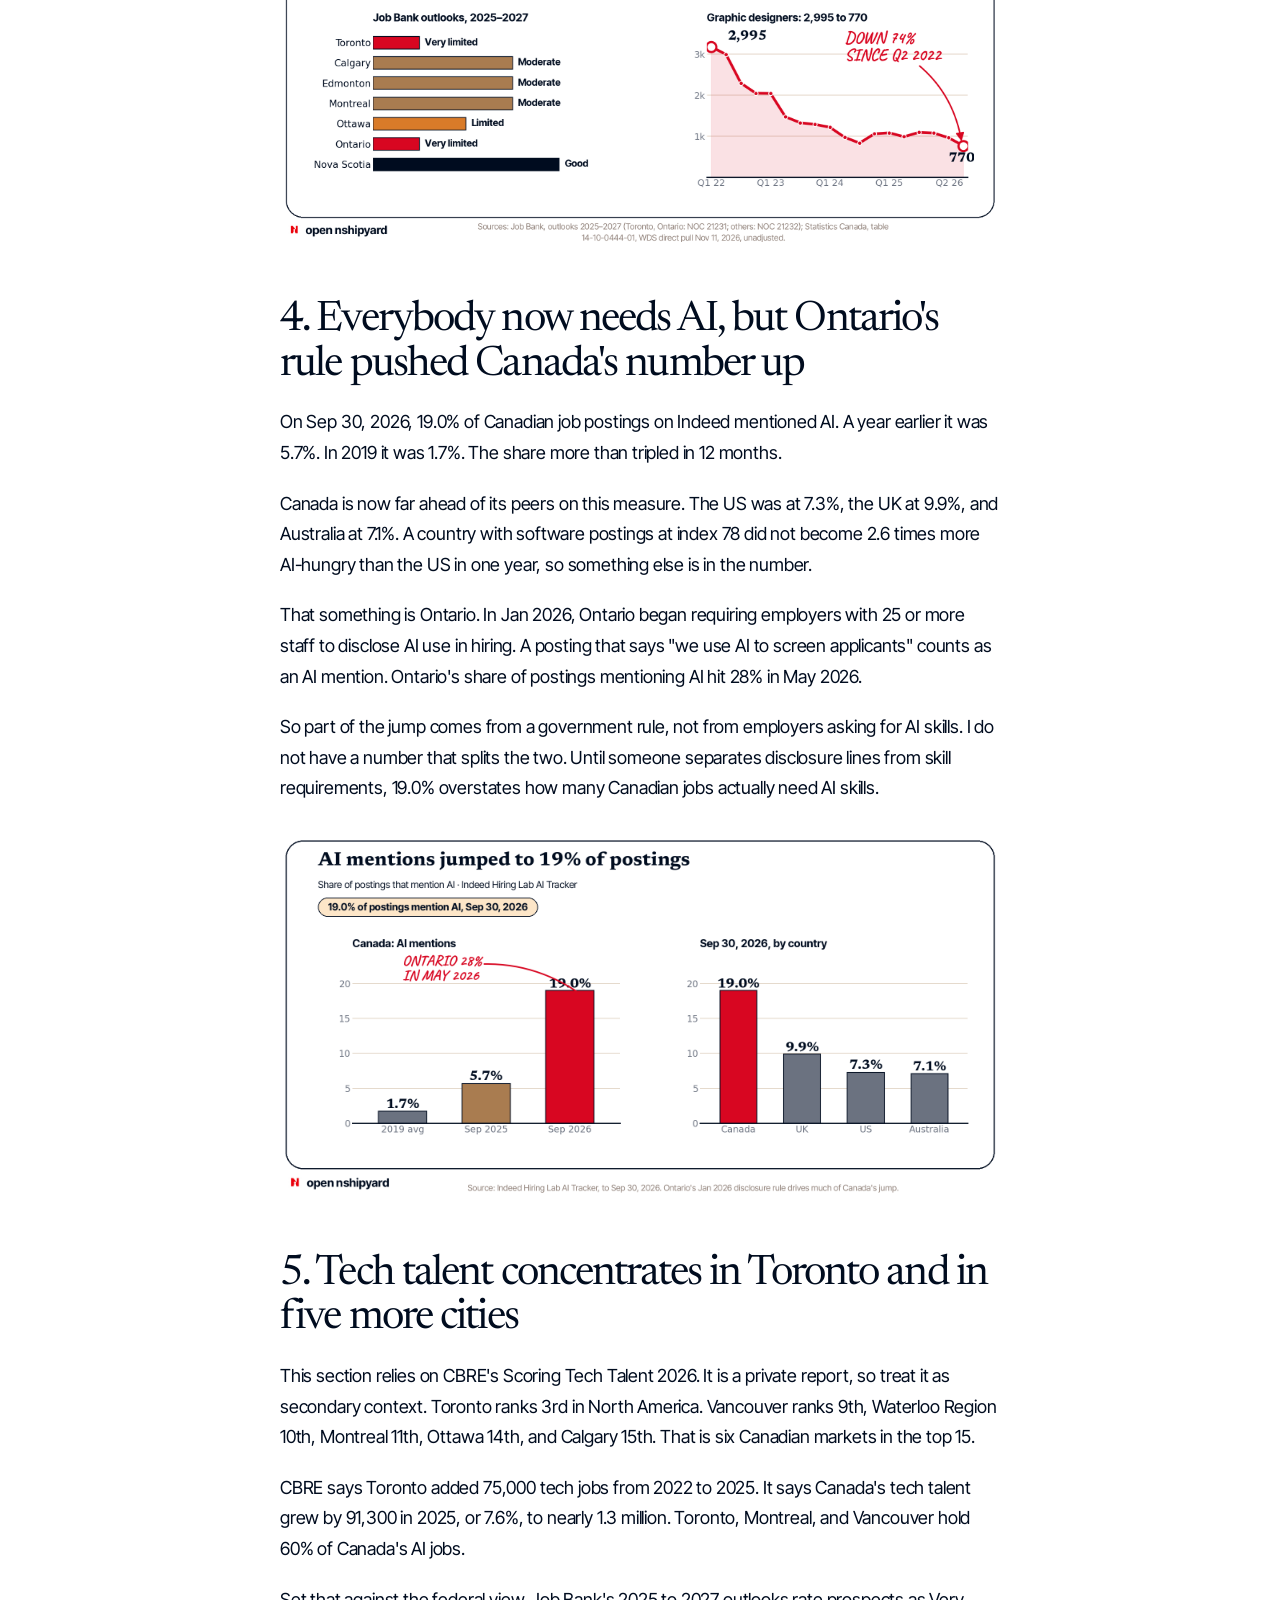
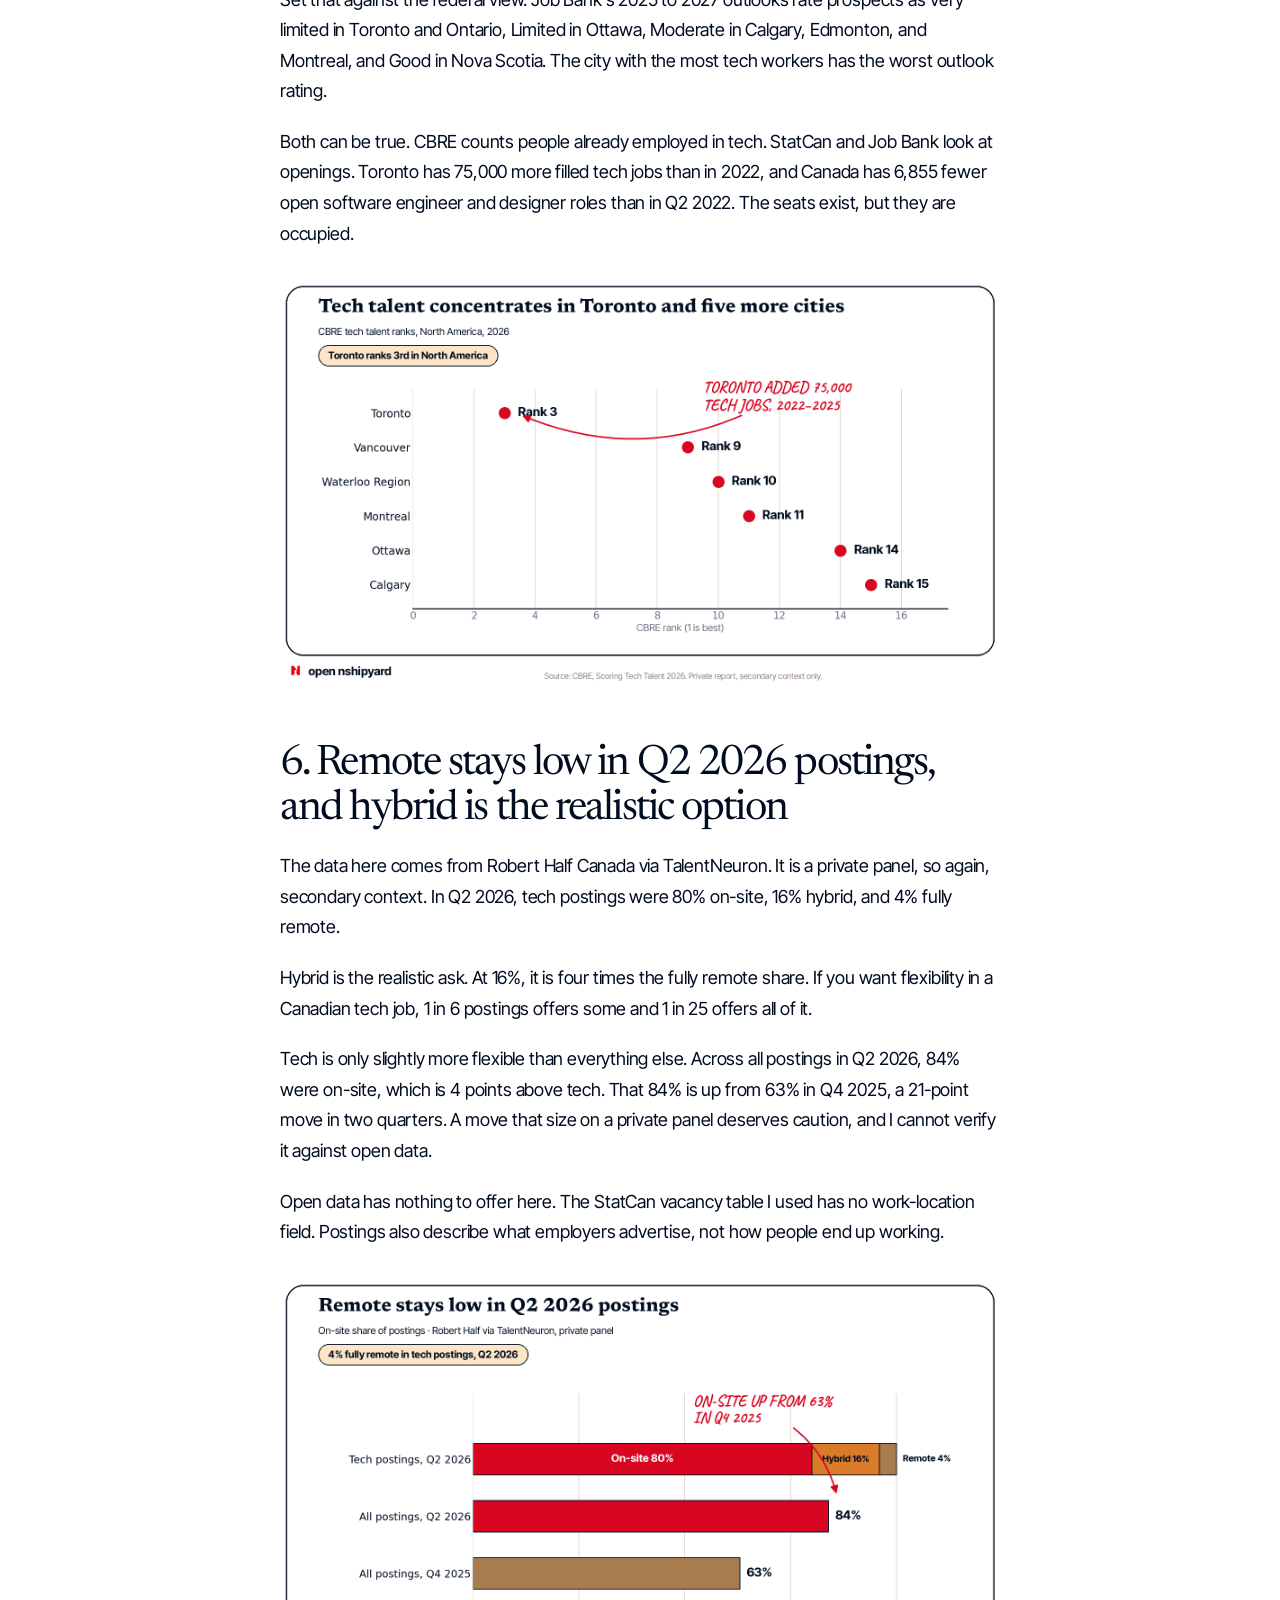
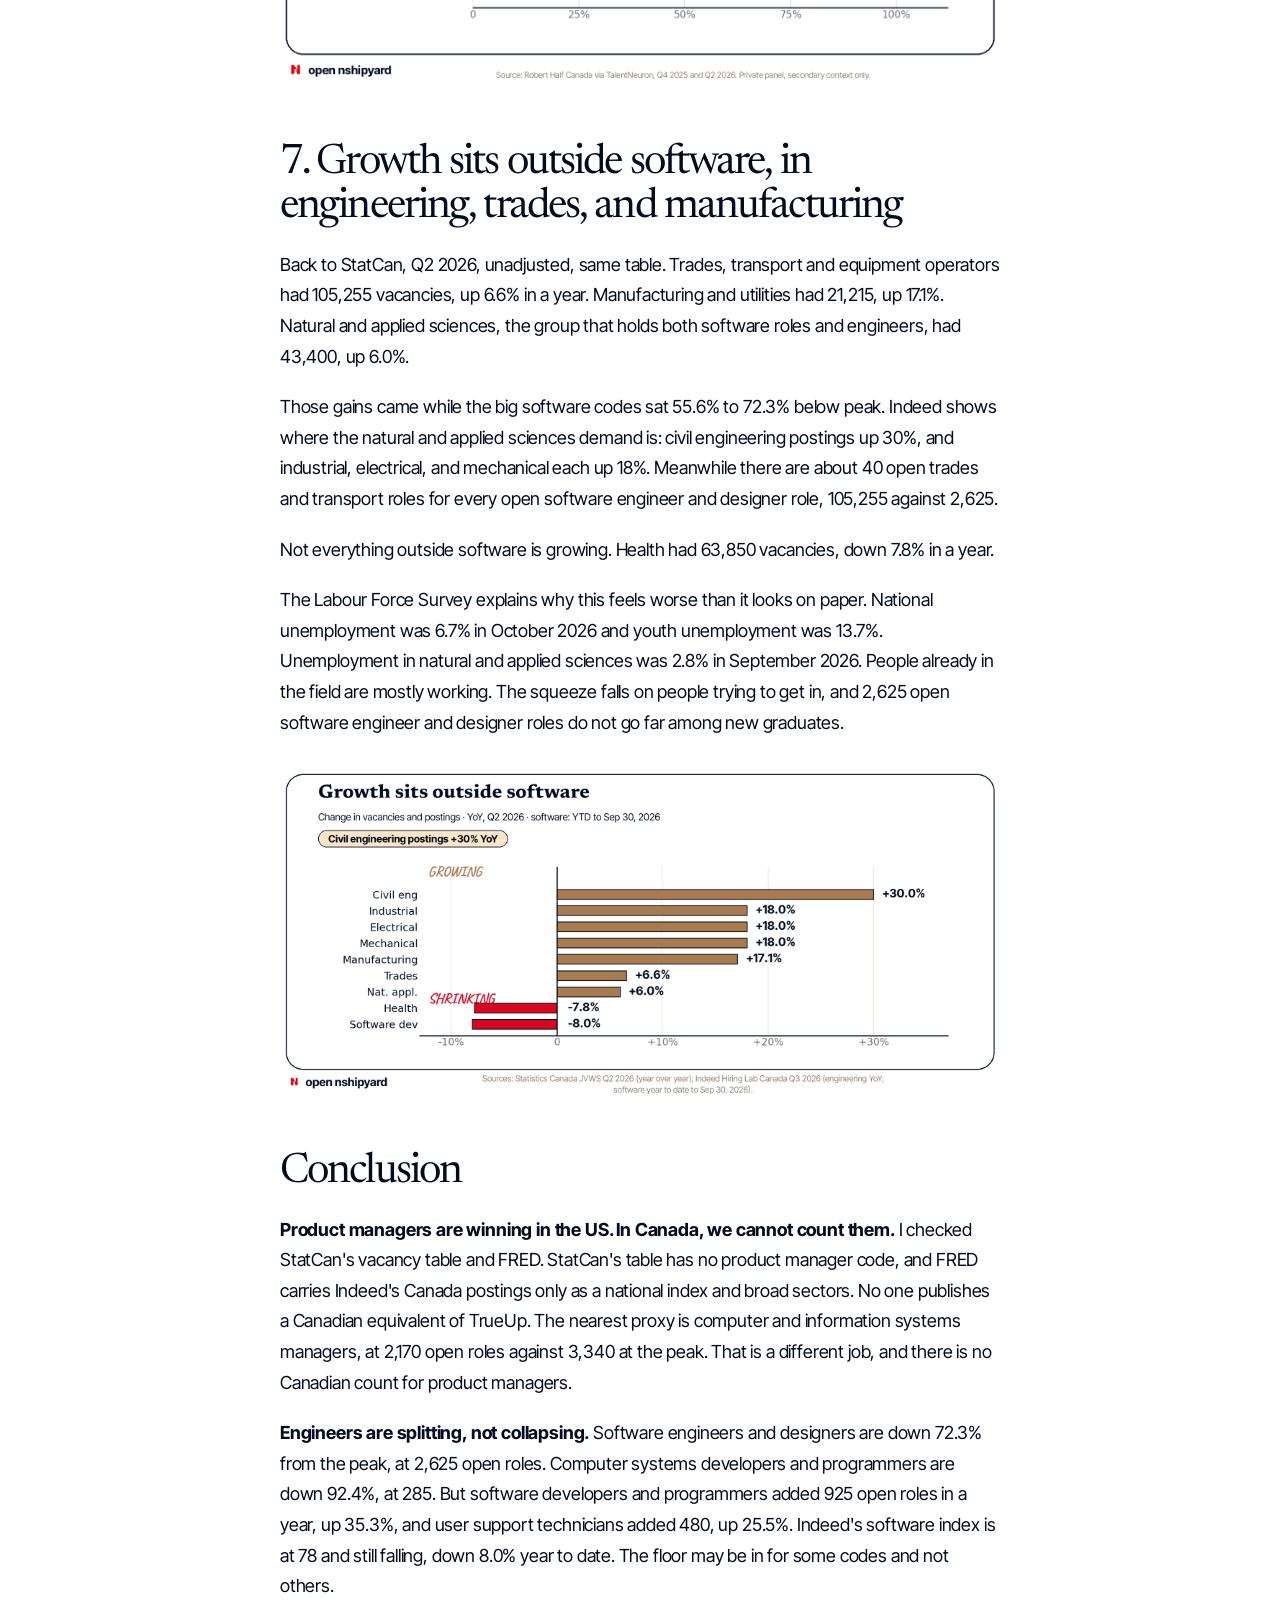
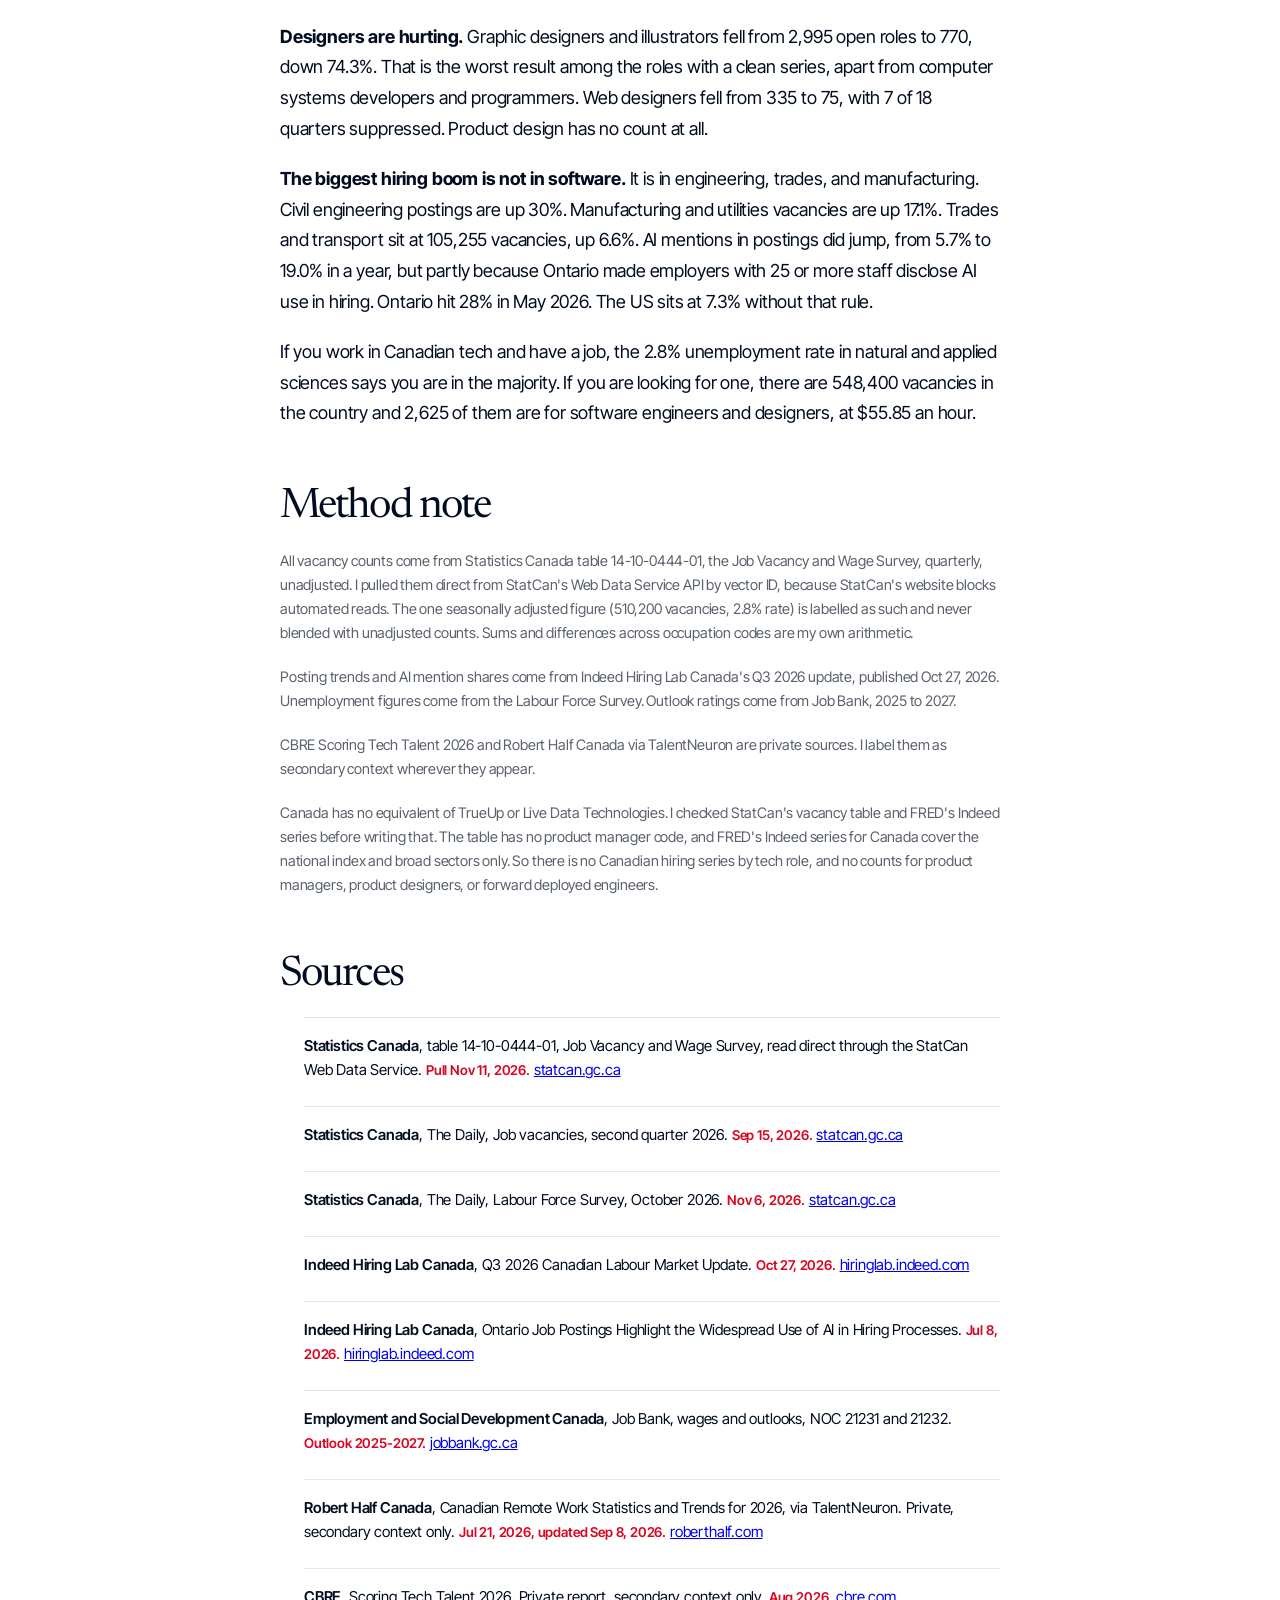
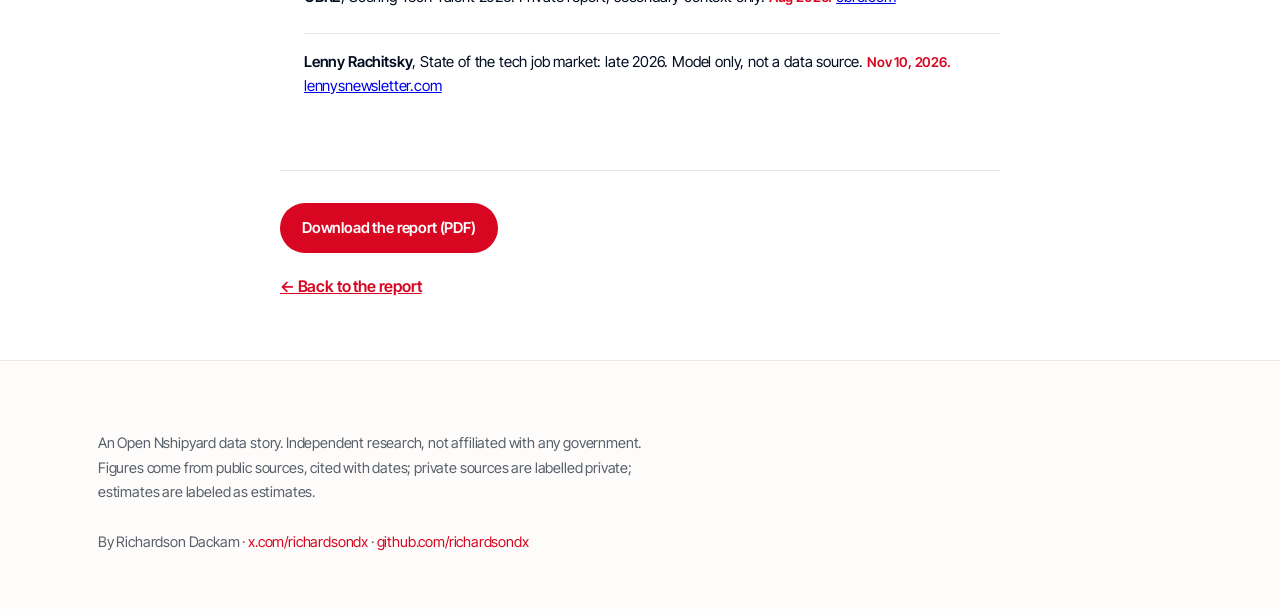
<file: article.html>
<!DOCTYPE html>
<html lang="en">
<head>
<meta charset="utf-8">
<meta name="viewport" content="width=device-width, initial-scale=1">
<title>State of the Canadian tech job market: late 2026 | Open Nshipyard</title>
<meta name="description" content="Which tech roles are hiring in Canada, which are shrinking, and where is the work moving? Answered with open Canadian data.">
<link rel="preconnect" href="https://fonts.googleapis.com">
<link rel="preconnect" href="https://fonts.gstatic.com" crossorigin>
<link href="https://fonts.googleapis.com/css2?family=Newsreader:opsz,wght@6..72,400&family=Inter+Tight:wght@400;500;600;700&display=swap" rel="stylesheet">
<link rel="stylesheet" href="styles.css">
<link rel="canonical" href="https://techjobs.canada.nshipyard.com/article.html">
<meta property="og:type" content="article">
<meta property="og:site_name" content="Open Nshipyard">
<meta property="og:title" content="State of the Canadian tech job market: late 2026 | Open Nshipyard">
<meta property="og:description" content="Which tech roles are hiring in Canada, which are shrinking, and where is the work moving? Answered with open Canadian data.">
<meta property="og:url" content="https://techjobs.canada.nshipyard.com/article.html">
<meta property="og:image" content="https://techjobs.canada.nshipyard.com/og/og-image.png">
<meta property="og:image:width" content="1200">
<meta property="og:image:height" content="630">
<meta property="og:image:alt" content="State of the Canadian tech job market, late 2026. Which tech roles are hiring, which are shrinking, and where is the work moving?">
<meta name="twitter:card" content="summary_large_image">
<meta name="twitter:title" content="State of the Canadian tech job market: late 2026 | Open Nshipyard">
<meta name="twitter:description" content="Which tech roles are hiring in Canada, which are shrinking, and where is the work moving? Answered with open Canadian data.">
<meta name="twitter:image" content="https://techjobs.canada.nshipyard.com/og/og-image.png">
<style>
.article-col { max-width: 720px; margin: 0 auto; }
.article { padding: 72px 0 40px; }
.article h1 { font-size: clamp(40px, 6vw, 64px); text-align: left; margin-left: 0; margin-right: 0; }
.article .lede { text-align: left; margin: 0 0 20px; max-width: none; }
.byline { font-size: 15px; color: var(--ink-65); margin: 0 0 28px; }
.byline strong { color: var(--ink); font-weight: 600; }
.intro-block {
  background: var(--paper-warm);
  border: 1px solid var(--muted-border);
  border-radius: 24px;
  padding: 22px 24px;
  font-size: 16px;
  line-height: 1.65;
  margin: 0 0 36px;
}
.intro-block a { color: var(--red); text-decoration: none; font-weight: 600; }
.intro-block a:hover { text-decoration: underline; }
.article p { font-size: 18px; line-height: 1.7; margin: 0 0 20px; }
.article ul { font-size: 18px; line-height: 1.7; margin: 0 0 20px; padding-left: 24px; }
.article li { margin-bottom: 8px; }
.article section { margin: 0 0 56px; }
.article h2 {
  font-size: clamp(30px, 4vw, 42px);
  margin: 0 0 20px;
}
.article figure { margin: 32px 0 8px; }
.article figure img { width: 100%; height: auto; display: block; border-radius: 12px; }
.article figcaption { font-size: 13.5px; color: var(--ink-45); line-height: 1.6; margin-top: 12px; }
.pdf-link { margin: 0 0 36px; }
.pdf-link a, .article-end a.pdf-btn {
  display: inline-block;
  background: var(--red);
  color: #fff;
  font-weight: 600;
  font-size: 15px;
  padding: 12px 22px;
  border-radius: var(--radius-pill);
  text-decoration: none;
}
.pdf-link a:hover, .article-end a.pdf-btn:hover { background: var(--red-hover); }
.method-note { font-size: 14.5px !important; color: var(--ink-65); line-height: 1.65 !important; }
.article-end { border-top: 1px solid var(--muted-border); padding-top: 32px; margin-top: 8px; }
.article-end p { font-size: 16px; color: var(--ink-65); }
@media (max-width: 900px) {
  .article { padding: 48px 0 32px; }
}
</style>
</head>
<body>

<header class="site-header" id="top">
  <div class="header-inner" id="headerInner">
    <a class="wordmark" href="index.html" aria-label="Open Nshipyard: The State of the tech job market in Canada">
      <img src="brand/logo-keyhole.png" alt="Open Nshipyard logo" style="width:30px;height:30px;flex:none">
      <span class="wordmark-text">
        <span class="wordmark-umbrella">Open Nshipyard</span>
        <span class="wordmark-project">The State of the tech job market in Canada</span>
      </span>
    </a>
    <button type="button" class="menu-btn" id="menuBtn" aria-expanded="false">Menu</button>
    <nav class="header-nav" aria-label="Primary">
      <a href="index.html">Report</a>
      <a href="The-State-of-the-tech-job-market-in-Canada-Late-2026-final-v7.pdf">Download the PDF</a>
      <a href="https://canada.nshipyard.com">← All projects</a>
    </nav>
  </div>
</header>

<main>
  <section class="cover-hero">
    <div class="wrap">
      <div class="article-col">
        <span class="cover-hero-kicker">Open Nshipyard data story</span>
        <h1>State of the Canadian tech job market: late 2026</h1>
        <hr class="cover-hero-rule">
        <p class="cover-hero-stand">Which tech roles are hiring in Canada, which are shrinking, and where is the work moving? Answered with open Canadian data.</p>
        <p class="cover-hero-byline">By Richardson Dackam · November 11, 2026 · Open Nshipyard · techjobs.canada.nshipyard.com</p>
        <div class="cover-hero-actions">
          <a class="btn-solid" href="The-State-of-the-tech-job-market-in-Canada-Late-2026-final-v7.pdf">Download the PDF</a>
          <a class="btn-ghost" href="index.html">Back to the report home</a>
        </div>
      </div>
    </div>
  </section>

  <article class="article">
    <div class="wrap">
      <div class="article-col">
        <div class="intro-block">👋 Hey there, I'm Richardson. I build Open Nshipyard, where I publish open data on Canada, and I write about building software and companies. For more: <a href="https://canada.nshipyard.com">Open Nshipyard</a> | <a href="https://richardson.substack.com/">my newsletter</a> | <a href="https://appblueprint.substack.com/">App Blueprint Weekly</a> | <a href="https://www.skool.com/saaspreneur-academy">my Skool community</a></div>
        <p>This is the state of Canada's tech job market in late 2026, measured with open Canadian data. The US version of this report runs on two private datasets, TrueUp and Live Data Technologies. Canada has no open copy of either, so this report answers the same questions with Statistics Canada, Indeed Hiring Lab Canada, and Job Bank instead.</p>
        <p>Two warnings. First, every number below is Canadian, except three foreign AI figures that are labelled as foreign. Second, Canada's open data cannot answer some of these questions at all. That gap is part of the story, and I flag it each time.</p>
        <p>Welcome to my first job market report.</p>

        <section>
          <h2>1. Tech vacancies fell from the 2022 peak, but some roles rose</h2>
          <p>Start with the whole country. Canada had 1,032,215 job vacancies in Q2 2022, the peak. In Q2 2026 it had 548,400. That is down 46.9%. Both figures are unadjusted, from Statistics Canada table 14-10-0444-01. The seasonally adjusted total for Q2 2026 was 510,200, with a vacancy rate of 2.8%. I use unadjusted counts for every comparison in this report and never mix the two.</p>
          <p>Tech fell harder. Add up the 11 tech occupations I track and open roles went from 40,290 to 15,425, down 61.7%. That sum is my arithmetic, not a StatCan series. The big codes did worse than that:</p>
          <ul>
            <li>Software engineers and designers (NOC 21231) went from 9,480 to 2,625, down 72.3%.</li>
            <li>Information systems specialists (NOC 21222) went from 9,805 to 2,910, down 70.3%.</li>
            <li>Computer systems developers and programmers (NOC 21230) went from 3,730 to 285, down 92.4%.</li>
            <li>Database analysts (NOC 21223) went from 2,055 to 660.</li>
            <li>Computer and information systems managers (NOC 20012) went from 3,340 to 2,170.</li>
            <li>Cybersecurity specialists (NOC 21220) went from 700 to 525. A gap of 175 roles on a base that small is basically flat.</li>
          </ul>
          <p>Two roles rose in the past year. Software developers and programmers (NOC 21232) are still down 55.6% from the peak, at 3,545 against 7,985. But they sat at 2,620 in Q2 2025, so they added 925 open roles in 12 months, up 35.3%. User support technicians (NOC 22221) went from 3,200 at the peak to 2,365, and they are up 480 in a year, or 25.5%.</p>
          <p>One role appears to have exploded, and I do not trust it. Data scientists (NOC 21211) went from 100 open roles in Q2 2022 to 1,435 in Q2 2026. But the series jumps from 25 in Q3 2023 to 770 in Q4 2023. Nothing grows 30 times in one quarter. That looks like a classification or sample break, so do not read it as organic growth.</p>
          <figure>
            <img src="charts/chart1-tech-vacancies.png" alt="Takeaway 1 chart: total vacancies fell 46.9% from the 2022 peak, 1,032,215 in Q2 2022 to 548,400 in Q2 2026">
          </figure>
        </section>

        <section>
          <h2>2. Software postings stay weak, while engineering postings rise</h2>
          <p>Indeed Hiring Lab Canada published its Q3 2026 update on Oct 27, 2026. Software postings were down 8.0% year to date as of Sep 30, 2026. The index sits at 78, where Feb 2020 equals 100. So Canadian software postings are 22% below where they were before the pandemic, not just below the 2022 high.</p>
          <p>Engineering postings on the same site went the other way. Civil engineering postings are up 30% year over year. Industrial, electrical, and mechanical engineering postings are each up 18%.</p>
          <p>Indeed and StatCan do not line up neatly. StatCan shows developer and programmer vacancies up 35.3% in the year to Q2 2026. Indeed shows software postings down 8.0% in the first nine months of 2026. One is an employer survey by occupation code, the other is online postings on one site, and the periods differ. I cannot reconcile them with open data, so I report both.</p>
          <p>The price point for the software work that remains: the average offered hourly wage for software engineers and designers was $55.85 in Q2 2026, across those 2,625 open roles.</p>
          <p>In the US, the fastest-growing engineering role is the forward deployed engineer, up 4.6x in a year. Canada has no count for it. Indeed Hiring Lab does not break it out in its Canada update, and StatCan has no occupation code for it. The jobs exist here. Extreme Networks posted a senior forward deployed engineer role in Toronto in October 2026, and Anvil posted one in Ottawa in August. But with no series counting them, there is no Canadian version of that 4.6x.</p>
          <figure>
            <img src="charts/chart2-software-postings.png" alt="Takeaway 2 chart: software postings stay weak at index 78, while engineering postings rise">
          </figure>
        </section>

        <section>
          <h2>3. Graphic designers fell 74%. Product designers are not counted in Canada</h2>
          <p>The closest real design count in open data is graphic designers and illustrators (NOC 52120). They went from 2,995 open roles in Q2 2022 to 770 in Q2 2026, down 74.3%. That is a steeper fall than software engineers and designers at 72.3%, and far steeper than the national total at 46.9%.</p>
          <p>Web designers (NOC 21233) went from 335 to 75. Treat that with care, because 7 of the 18 quarters in the series are suppressed in the source. When a count is that small, StatCan withholds it. Web developers and programmers (NOC 21234) have a full series and went from 1,125 to 380.</p>
          <p>The gaps are large. Canada has no product design count in open data, no product manager count, and no forward deployed engineer count. The "designers" in NOC 21231 are people who design software systems, so that code does not count product designers. I checked StatCan's vacancy table and FRED for a product manager series. The table has no product manager code, and FRED carries Indeed's Canada postings only as a national index and broad sectors. Nothing open counts any of the three.</p>
          <figure>
            <img src="charts/chart3-outlooks.png" alt="Takeaway 3 chart: graphic designers fell 74%, from 2,995 to 770 open roles">
          </figure>
        </section>

        <section>
          <h2>4. Everybody now needs AI, but Ontario's rule pushed Canada's number up</h2>
          <p>On Sep 30, 2026, 19.0% of Canadian job postings on Indeed mentioned AI. A year earlier it was 5.7%. In 2019 it was 1.7%. The share more than tripled in 12 months.</p>
          <p>Canada is now far ahead of its peers on this measure. The US was at 7.3%, the UK at 9.9%, and Australia at 7.1%. A country with software postings at index 78 did not become 2.6 times more AI-hungry than the US in one year, so something else is in the number.</p>
          <p>That something is Ontario. In Jan 2026, Ontario began requiring employers with 25 or more staff to disclose AI use in hiring. A posting that says "we use AI to screen applicants" counts as an AI mention. Ontario's share of postings mentioning AI hit 28% in May 2026.</p>
          <p>So part of the jump comes from a government rule, not from employers asking for AI skills. I do not have a number that splits the two. Until someone separates disclosure lines from skill requirements, 19.0% overstates how many Canadian jobs actually need AI skills.</p>
          <figure>
            <img src="charts/chart4-ai-mentions.png" alt="Takeaway 4 chart: AI mentions jumped to 19.0% of Canadian postings">
          </figure>
        </section>

        <section>
          <h2>5. Tech talent concentrates in Toronto and in five more cities</h2>
          <p>This section relies on CBRE's Scoring Tech Talent 2026. It is a private report, so treat it as secondary context. Toronto ranks 3rd in North America. Vancouver ranks 9th, Waterloo Region 10th, Montreal 11th, Ottawa 14th, and Calgary 15th. That is six Canadian markets in the top 15.</p>
          <p>CBRE says Toronto added 75,000 tech jobs from 2022 to 2025. It says Canada's tech talent grew by 91,300 in 2025, or 7.6%, to nearly 1.3 million. Toronto, Montreal, and Vancouver hold 60% of Canada's AI jobs.</p>
          <p>Set that against the federal view. Job Bank's 2025 to 2027 outlooks rate prospects as Very limited in Toronto and Ontario, Limited in Ottawa, Moderate in Calgary, Edmonton, and Montreal, and Good in Nova Scotia. The city with the most tech workers has the worst outlook rating.</p>
          <p>Both can be true. CBRE counts people already employed in tech. StatCan and Job Bank look at openings. Toronto has 75,000 more filled tech jobs than in 2022, and Canada has 6,855 fewer open software engineer and designer roles than in Q2 2022. The seats exist, but they are occupied.</p>
          <figure>
            <img src="charts/chart5-geography.png" alt="Takeaway 5 chart: tech talent concentrates in Toronto, ranked 3rd in North America, and five more cities">
          </figure>
        </section>

        <section>
          <h2>6. Remote stays low in Q2 2026 postings, and hybrid is the realistic option</h2>
          <p>The data here comes from Robert Half Canada via TalentNeuron. It is a private panel, so again, secondary context. In Q2 2026, tech postings were 80% on-site, 16% hybrid, and 4% fully remote.</p>
          <p>Hybrid is the realistic ask. At 16%, it is four times the fully remote share. If you want flexibility in a Canadian tech job, 1 in 6 postings offers some and 1 in 25 offers all of it.</p>
          <p>Tech is only slightly more flexible than everything else. Across all postings in Q2 2026, 84% were on-site, which is 4 points above tech. That 84% is up from 63% in Q4 2025, a 21-point move in two quarters. A move that size on a private panel deserves caution, and I cannot verify it against open data.</p>
          <p>Open data has nothing to offer here. The StatCan vacancy table I used has no work-location field. Postings also describe what employers advertise, not how people end up working.</p>
          <figure>
            <img src="charts/chart6-remote.png" alt="Takeaway 6 chart: remote stays low, 4% fully remote in tech postings, Q2 2026">
          </figure>
        </section>

        <section>
          <h2>7. Growth sits outside software, in engineering, trades, and manufacturing</h2>
          <p>Back to StatCan, Q2 2026, unadjusted, same table. Trades, transport and equipment operators had 105,255 vacancies, up 6.6% in a year. Manufacturing and utilities had 21,215, up 17.1%. Natural and applied sciences, the group that holds both software roles and engineers, had 43,400, up 6.0%.</p>
          <p>Those gains came while the big software codes sat 55.6% to 72.3% below peak. Indeed shows where the natural and applied sciences demand is: civil engineering postings up 30%, and industrial, electrical, and mechanical each up 18%. Meanwhile there are about 40 open trades and transport roles for every open software engineer and designer role, 105,255 against 2,625.</p>
          <p>Not everything outside software is growing. Health had 63,850 vacancies, down 7.8% in a year.</p>
          <p>The Labour Force Survey explains why this feels worse than it looks on paper. National unemployment was 6.7% in October 2026 and youth unemployment was 13.7%. Unemployment in natural and applied sciences was 2.8% in September 2026. People already in the field are mostly working. The squeeze falls on people trying to get in, and 2,625 open software engineer and designer roles do not go far among new graduates.</p>
          <figure>
            <img src="charts/chart7-outside-software.png" alt="Takeaway 7 chart: growth sits outside software, in engineering, trades, and manufacturing">
          </figure>
        </section>

        <section>
          <h2>Conclusion</h2>
          <p><strong>Product managers are winning in the US. In Canada, we cannot count them.</strong> I checked StatCan's vacancy table and FRED. StatCan's table has no product manager code, and FRED carries Indeed's Canada postings only as a national index and broad sectors. No one publishes a Canadian equivalent of TrueUp. The nearest proxy is computer and information systems managers, at 2,170 open roles against 3,340 at the peak. That is a different job, and there is no Canadian count for product managers.</p>
          <p><strong>Engineers are splitting, not collapsing.</strong> Software engineers and designers are down 72.3% from the peak, at 2,625 open roles. Computer systems developers and programmers are down 92.4%, at 285. But software developers and programmers added 925 open roles in a year, up 35.3%, and user support technicians added 480, up 25.5%. Indeed's software index is at 78 and still falling, down 8.0% year to date. The floor may be in for some codes and not others.</p>
          <p><strong>Designers are hurting.</strong> Graphic designers and illustrators fell from 2,995 open roles to 770, down 74.3%. That is the worst result among the roles with a clean series, apart from computer systems developers and programmers. Web designers fell from 335 to 75, with 7 of 18 quarters suppressed. Product design has no count at all.</p>
          <p><strong>The biggest hiring boom is not in software.</strong> It is in engineering, trades, and manufacturing. Civil engineering postings are up 30%. Manufacturing and utilities vacancies are up 17.1%. Trades and transport sit at 105,255 vacancies, up 6.6%. AI mentions in postings did jump, from 5.7% to 19.0% in a year, but partly because Ontario made employers with 25 or more staff disclose AI use in hiring. Ontario hit 28% in May 2026. The US sits at 7.3% without that rule.</p>
          <p>If you work in Canadian tech and have a job, the 2.8% unemployment rate in natural and applied sciences says you are in the majority. If you are looking for one, there are 548,400 vacancies in the country and 2,625 of them are for software engineers and designers, at $55.85 an hour.</p>
        </section>

        <section>
          <h2>Method note</h2>
          <p class="method-note">All vacancy counts come from Statistics Canada table 14-10-0444-01, the Job Vacancy and Wage Survey, quarterly, unadjusted. I pulled them direct from StatCan's Web Data Service API by vector ID, because StatCan's website blocks automated reads. The one seasonally adjusted figure (510,200 vacancies, 2.8% rate) is labelled as such and never blended with unadjusted counts. Sums and differences across occupation codes are my own arithmetic.</p>
          <p class="method-note">Posting trends and AI mention shares come from Indeed Hiring Lab Canada's Q3 2026 update, published Oct 27, 2026. Unemployment figures come from the Labour Force Survey. Outlook ratings come from Job Bank, 2025 to 2027.</p>
          <p class="method-note">CBRE Scoring Tech Talent 2026 and Robert Half Canada via TalentNeuron are private sources. I label them as secondary context wherever they appear.</p>
          <p class="method-note">Canada has no equivalent of TrueUp or Live Data Technologies. I checked StatCan's vacancy table and FRED's Indeed series before writing that. The table has no product manager code, and FRED's Indeed series for Canada cover the national index and broad sectors only. So there is no Canadian hiring series by tech role, and no counts for product managers, product designers, or forward deployed engineers.</p>
        </section>

        <section>
          <h2>Sources</h2>
          <ul class="sources-list">
            <li><b>Statistics Canada</b>, table 14-10-0444-01, Job Vacancy and Wage Survey, read direct through the StatCan Web Data Service. <span class="date">Pull Nov 11, 2026.</span> <a href="https://www150.statcan.gc.ca/n1/daily-quotidien/260915/dq260915a-eng.htm">statcan.gc.ca</a></li>
            <li><b>Statistics Canada</b>, The Daily, Job vacancies, second quarter 2026. <span class="date">Sep 15, 2026.</span> <a href="https://www150.statcan.gc.ca/n1/daily-quotidien/260915/dq260915a-eng.htm">statcan.gc.ca</a></li>
            <li><b>Statistics Canada</b>, The Daily, Labour Force Survey, October 2026. <span class="date">Nov 6, 2026.</span> <a href="https://www150.statcan.gc.ca/n1/daily-quotidien/261106/dq261106a-eng.htm">statcan.gc.ca</a></li>
            <li><b>Indeed Hiring Lab Canada</b>, Q3 2026 Canadian Labour Market Update. <span class="date">Oct 27, 2026.</span> <a href="https://hiringlab.indeed.com/en-ca/2026/10/27/q3-2026-canadian-labour-market-update/">hiringlab.indeed.com</a></li>
            <li><b>Indeed Hiring Lab Canada</b>, Ontario Job Postings Highlight the Widespread Use of AI in Hiring Processes. <span class="date">Jul 8, 2026.</span> <a href="https://hiringlab.indeed.com/en-ca/2026/07/08/ontario-job-postings-highlight-the-widespread-use-of-ai-in-hiring-processes/">hiringlab.indeed.com</a></li>
            <li><b>Employment and Social Development Canada</b>, Job Bank, wages and outlooks, NOC 21231 and 21232. <span class="date">Outlook 2025-2027.</span> <a href="https://www.jobbank.gc.ca/">jobbank.gc.ca</a></li>
            <li><b>Robert Half Canada</b>, Canadian Remote Work Statistics and Trends for 2026, via TalentNeuron. Private, secondary context only. <span class="date">Jul 21, 2026, updated Sep 8, 2026.</span> <a href="https://www.roberthalf.com/ca/en/insights/research/canadian-remote-work-statistics-and-trends">roberthalf.com</a></li>
            <li><b>CBRE</b>, Scoring Tech Talent 2026. Private report, secondary context only. <span class="date">Aug 2026.</span> <a href="https://www.cbre.com/insights/books/scoring-tech-talent-2026">cbre.com</a></li>
            <li><b>Lenny Rachitsky</b>, State of the tech job market: late 2026. Model only, not a data source. <span class="date">Nov 10, 2026.</span> <a href="https://www.lennysnewsletter.com/p/state-of-the-tech-job-market-late">lennysnewsletter.com</a></li>
          </ul>
        </section>

        <div class="article-end">
          <p><a class="pdf-btn" href="The-State-of-the-tech-job-market-in-Canada-Late-2026-final-v7.pdf">Download the report (PDF)</a></p>
          <p><a href="index.html" style="color:#d80621;font-weight:600">← Back to the report</a></p>
        </div>
      </div>
    </div>
  </article>
</main>

<footer>
  <div class="wrap footer-inner">
    <p class="footer-note">An Open Nshipyard data story. Independent research, not affiliated with any government. Figures come from public sources, cited with dates; private sources are labelled private; estimates are labeled as estimates.<br><br>By Richardson Dackam · <a href="https://x.com/richardsondx">x.com/richardsondx</a> · <a href="https://github.com/richardsondx">github.com/richardsondx</a></p>
  </div>
</footer>

<script>
(function () {
  var menuBtn = document.getElementById("menuBtn");
  var headerInner = document.getElementById("headerInner");
  if (menuBtn && headerInner) {
    menuBtn.addEventListener("click", function () {
      var open = headerInner.classList.toggle("nav-open");
      menuBtn.setAttribute("aria-expanded", open ? "true" : "false");
    });
  }
})();
</script>
<script>
(function () {
  var box = document.createElement("div");
  box.className = "lightbox";
  box.setAttribute("role", "dialog");
  box.setAttribute("aria-modal", "true");
  box.setAttribute("aria-label", "Chart preview");
  box.innerHTML = '<button class="lightbox-close" type="button" aria-label="Close preview">&times;</button><img alt=""><p class="lightbox-caption"></p>';
  document.body.appendChild(box);
  var big = box.querySelector("img");
  var caption = box.querySelector(".lightbox-caption");
  var closeBtn = box.querySelector(".lightbox-close");
  var lastFocus = null;
  function open(img) {
    lastFocus = document.activeElement;
    big.src = img.getAttribute("src");
    big.alt = img.getAttribute("alt") || "Chart";
    caption.textContent = img.getAttribute("alt") || "";
    box.classList.add("open");
    document.body.style.overflow = "hidden";
    closeBtn.focus();
  }
  function close() {
    box.classList.remove("open");
    document.body.style.overflow = "";
    if (lastFocus && lastFocus.focus) { lastFocus.focus(); }
  }
  document.querySelectorAll('img[src^="charts/"]').forEach(function (img) {
    img.setAttribute("data-lightbox", "");
    img.setAttribute("title", "Click to enlarge");
    img.setAttribute("tabindex", "0");
    img.addEventListener("click", function () { open(img); });
    img.addEventListener("keydown", function (e) {
      if (e.key === "Enter" || e.key === " ") { e.preventDefault(); open(img); }
    });
  });
  closeBtn.addEventListener("click", close);
  big.addEventListener("click", close);
  box.addEventListener("click", function (e) { if (e.target === box) { close(); } });
  document.addEventListener("keydown", function (e) {
    if (e.key === "Escape" && box.classList.contains("open")) { close(); }
  });
})();
</script>
</body>
</html>
</file>
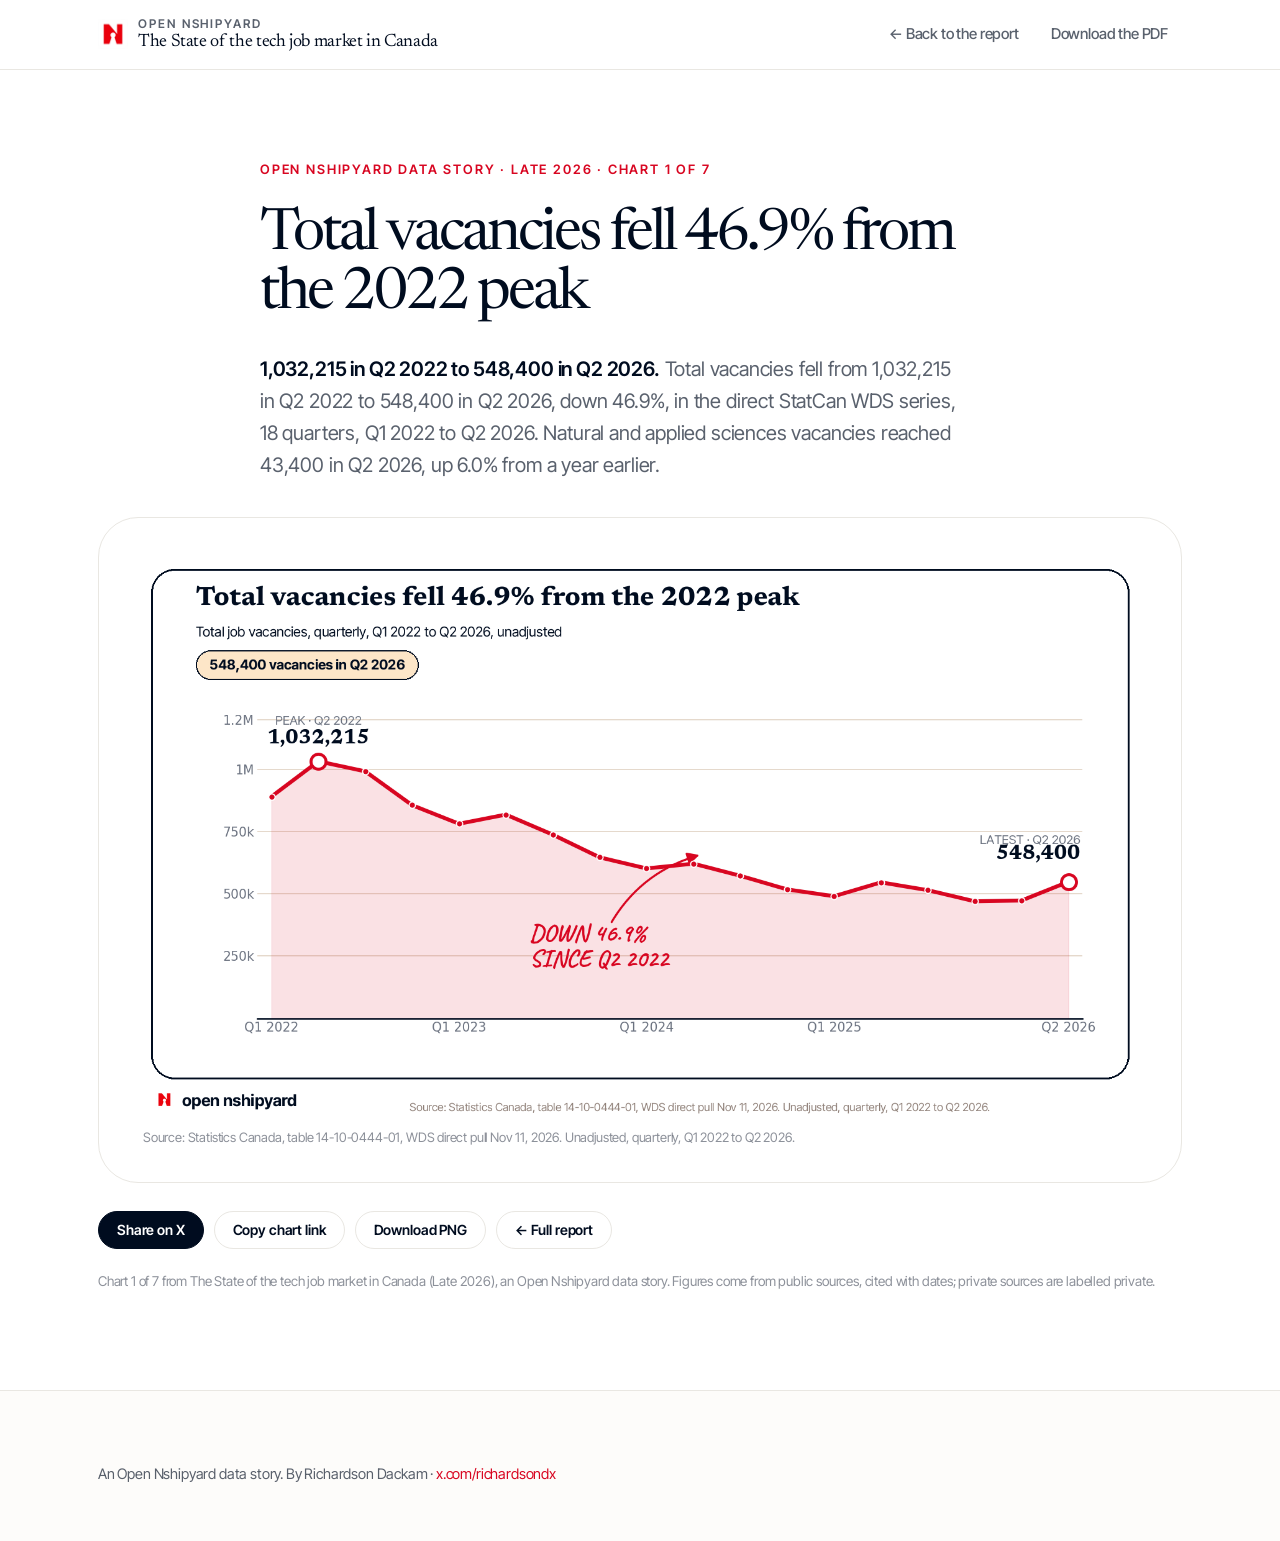
<file: chart-1.html>
<!DOCTYPE html>
<html lang="en">
<head>
<meta charset="utf-8">
<meta name="viewport" content="width=device-width, initial-scale=1">
<title>Total vacancies fell 46.9% from the 2022 peak &middot; Open Nshipyard</title>
<meta name="description" content="Total vacancies fell 46.9% from the 2022 peak. 1,032,215 in Q2 2022 to 548,400 in Q2 2026.">
<link rel="canonical" href="https://techjobs.canada.nshipyard.com/chart-1.html">
<link rel="preconnect" href="https://fonts.googleapis.com">
<link rel="preconnect" href="https://fonts.gstatic.com" crossorigin>
<link href="https://fonts.googleapis.com/css2?family=Newsreader:opsz,wght@6..72,400&family=Inter+Tight:wght@400;500;600;700&display=swap" rel="stylesheet">
<link rel="stylesheet" href="styles.css">
<meta property="og:type" content="article">
<meta property="og:site_name" content="Open Nshipyard">
<meta property="og:url" content="https://techjobs.canada.nshipyard.com/chart-1.html">
<meta property="og:title" content="Total vacancies fell 46.9% from the 2022 peak &middot; Open Nshipyard">
<meta property="og:description" content="Total vacancies fell 46.9% from the 2022 peak. 1,032,215 in Q2 2022 to 548,400 in Q2 2026.">
<meta property="og:image" content="https://techjobs.canada.nshipyard.com/og/chart-1.png">
<meta property="og:image:width" content="1200">
<meta property="og:image:height" content="630">
<meta property="og:image:alt" content="Total vacancies fell 46.9% from the 2022 peak">
<meta name="twitter:card" content="summary_large_image">
<meta name="twitter:title" content="Total vacancies fell 46.9% from the 2022 peak &middot; Open Nshipyard">
<meta name="twitter:description" content="Total vacancies fell 46.9% from the 2022 peak. 1,032,215 in Q2 2022 to 548,400 in Q2 2026.">
<meta name="twitter:image" content="https://techjobs.canada.nshipyard.com/og/chart-1.png">
</head>
<body>
<header class="site-header">
  <div class="header-inner">
    <a class="wordmark" href="index.html" aria-label="Open Nshipyard: back to the report">
      <img src="brand/logo-keyhole.png" alt="Open Nshipyard logo" style="width:30px;height:30px;flex:none">
      <span class="wordmark-text">
        <span class="wordmark-umbrella">Open Nshipyard</span>
        <span class="wordmark-project">The State of the tech job market in Canada</span>
      </span>
    </a>
    <nav class="header-nav" aria-label="Primary">
      <a href="index.html">&larr; Back to the report</a>
      <a href="The-State-of-the-tech-job-market-in-Canada-Late-2026-final-v7.pdf">Download the PDF</a>
    </nav>
  </div>
</header>
<main>
  <section class="block">
    <div class="wrap">
      <div class="narrow">
        <span class="kicker">Open Nshipyard data story &middot; Late 2026 &middot; Chart 1 of 7</span>
        <h1 style="font-size:clamp(36px,5vw,58px)">Total vacancies fell 46.9% from the 2022 peak</h1>
        <p class="lede" style="text-align:left;margin:0 0 12px"><strong>1,032,215 in Q2 2022 to 548,400 in Q2 2026.</strong> Total vacancies fell from 1,032,215 in Q2 2022 to 548,400 in Q2 2026, down 46.9%, in the direct StatCan WDS series, 18 quarters, Q1 2022 to Q2 2026. Natural and applied sciences vacancies reached 43,400 in Q2 2026, up 6.0% from a year earlier.</p>
      </div>
      <div class="chart-card" style="margin-top:36px">
        <img src="charts/chart1-tech-vacancies.png" alt="Line chart: total vacancies, 1,032,215 in Q2 2022, falling to 548,400 in Q2 2026, 18 quarters, unadjusted" style="width:100%;height:auto;display:block">
        <div class="chart-source">Source: Statistics Canada, table 14-10-0444-01, WDS direct pull Nov 11, 2026. Unadjusted, quarterly, Q1 2022 to Q2 2026.</div>
      </div>
      <div class="share-row">
        <a class="share-btn share-btn-x" href="https://twitter.com/intent/tweet?text=Total%20vacancies%20fell%2046.9%25%20from%20the%202022%20peak.%201%2C032%2C215%20in%20Q2%202022%20to%20548%2C400%20in%20Q2%202026.&url=https%3A//techjobs.canada.nshipyard.com/chart-1.html" target="_blank" rel="noopener">Share on X</a>
        <button class="share-btn" type="button" data-copy="https://techjobs.canada.nshipyard.com/chart-1.html">Copy chart link</button>
        <a class="share-btn" href="og/chart-1.png" download>Download PNG</a>
        <a class="share-btn" href="index.html">&larr; Full report</a>
      </div>
      <p class="chart-note" style="margin-top:22px">Chart 1 of 7 from The State of the tech job market in Canada (Late 2026), an Open Nshipyard data story. Figures come from public sources, cited with dates; private sources are labelled private.</p>
    </div>
  </section>
</main>
<footer>
  <div class="wrap footer-inner">
    <p class="footer-note">An Open Nshipyard data story. By Richardson Dackam &middot; <a href="https://x.com/richardsondx">x.com/richardsondx</a></p>
  </div>
</footer>
<script>
(function () {
  document.querySelectorAll("[data-copy]").forEach(function (btn) {
    btn.addEventListener("click", function () {
      var url = btn.getAttribute("data-copy");
      function done() { btn.textContent = "Copied"; setTimeout(function () { btn.textContent = "Copy chart link"; }, 2000); }
      if (navigator.clipboard && navigator.clipboard.writeText) {
        navigator.clipboard.writeText(url).then(done, function () { prompt("Copy this link:", url); });
      } else { prompt("Copy this link:", url); }
    });
  });
})();
</script>
</body>
</html>
</file>
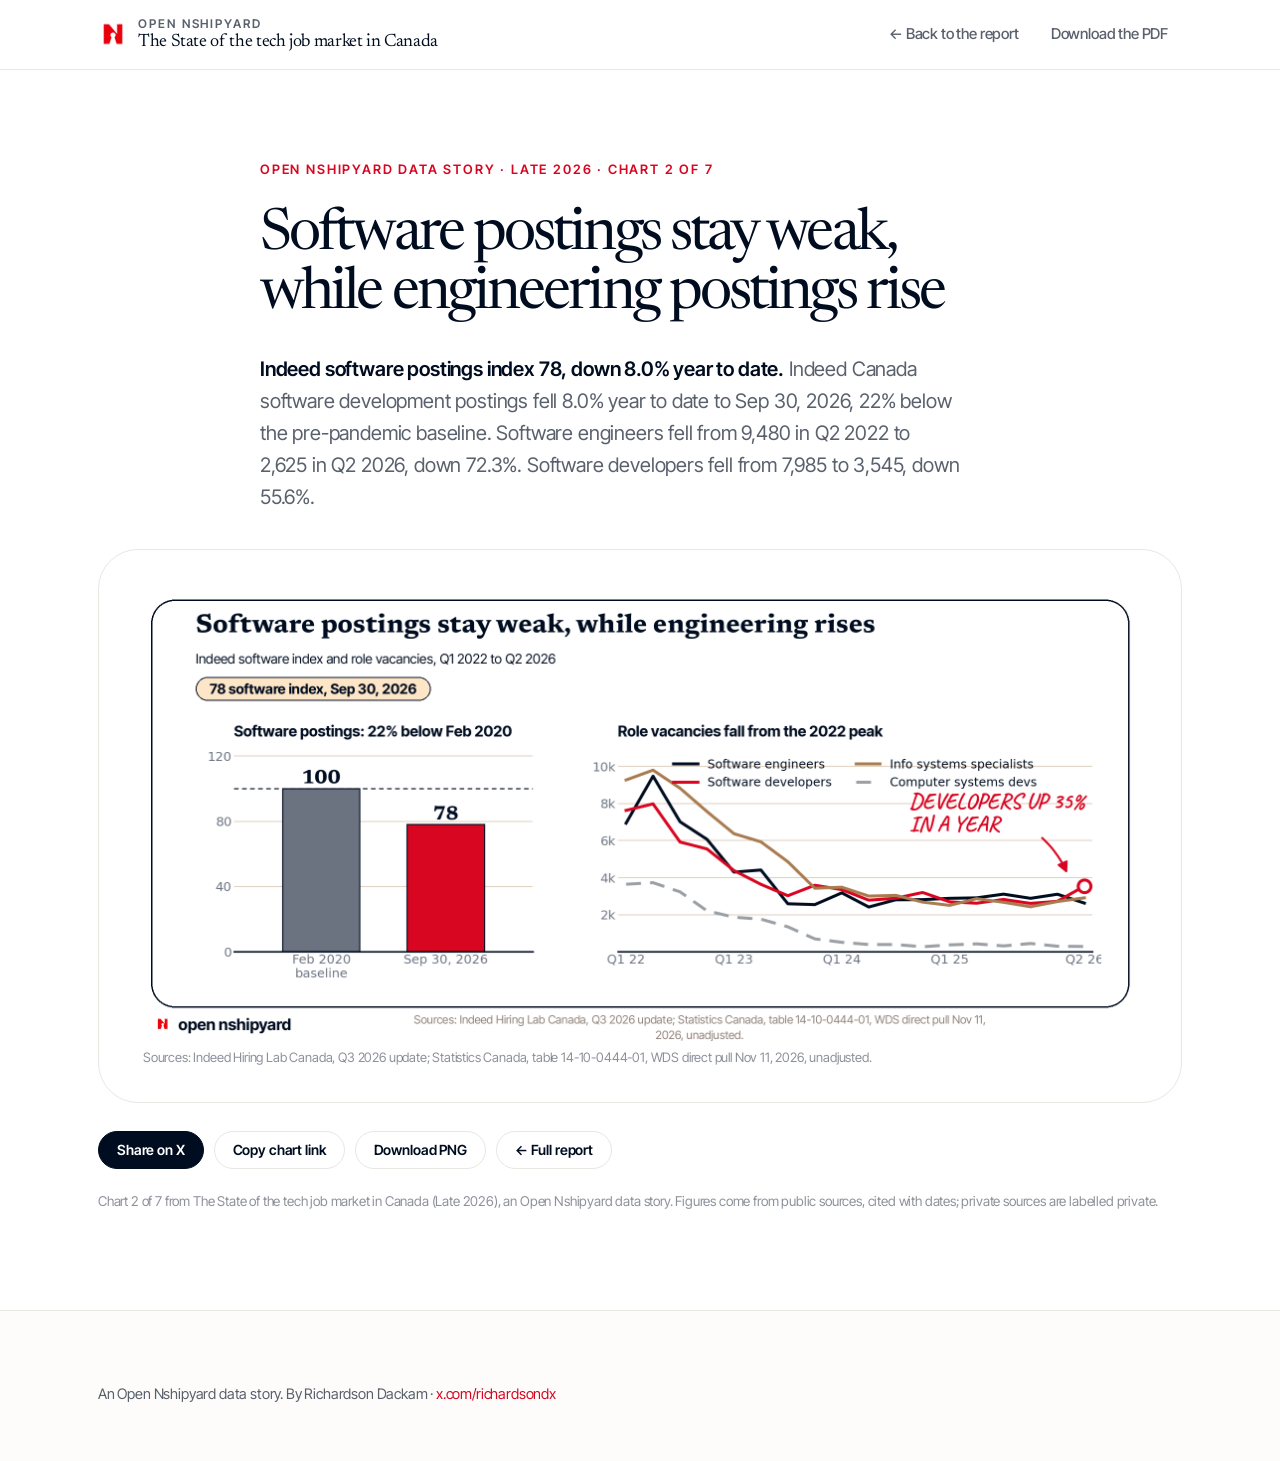
<file: chart-2.html>
<!DOCTYPE html>
<html lang="en">
<head>
<meta charset="utf-8">
<meta name="viewport" content="width=device-width, initial-scale=1">
<title>Software postings stay weak, while engineering postings rise &middot; Open Nshipyard</title>
<meta name="description" content="Software postings stay weak, while engineering postings rise. Indeed software postings index 78, down 8.0% year to date.">
<link rel="canonical" href="https://techjobs.canada.nshipyard.com/chart-2.html">
<link rel="preconnect" href="https://fonts.googleapis.com">
<link rel="preconnect" href="https://fonts.gstatic.com" crossorigin>
<link href="https://fonts.googleapis.com/css2?family=Newsreader:opsz,wght@6..72,400&family=Inter+Tight:wght@400;500;600;700&display=swap" rel="stylesheet">
<link rel="stylesheet" href="styles.css">
<meta property="og:type" content="article">
<meta property="og:site_name" content="Open Nshipyard">
<meta property="og:url" content="https://techjobs.canada.nshipyard.com/chart-2.html">
<meta property="og:title" content="Software postings stay weak, while engineering postings rise &middot; Open Nshipyard">
<meta property="og:description" content="Software postings stay weak, while engineering postings rise. Indeed software postings index 78, down 8.0% year to date.">
<meta property="og:image" content="https://techjobs.canada.nshipyard.com/og/chart-2.png">
<meta property="og:image:width" content="1200">
<meta property="og:image:height" content="630">
<meta property="og:image:alt" content="Software postings stay weak, while engineering postings rise">
<meta name="twitter:card" content="summary_large_image">
<meta name="twitter:title" content="Software postings stay weak, while engineering postings rise &middot; Open Nshipyard">
<meta name="twitter:description" content="Software postings stay weak, while engineering postings rise. Indeed software postings index 78, down 8.0% year to date.">
<meta name="twitter:image" content="https://techjobs.canada.nshipyard.com/og/chart-2.png">
</head>
<body>
<header class="site-header">
  <div class="header-inner">
    <a class="wordmark" href="index.html" aria-label="Open Nshipyard: back to the report">
      <img src="brand/logo-keyhole.png" alt="Open Nshipyard logo" style="width:30px;height:30px;flex:none">
      <span class="wordmark-text">
        <span class="wordmark-umbrella">Open Nshipyard</span>
        <span class="wordmark-project">The State of the tech job market in Canada</span>
      </span>
    </a>
    <nav class="header-nav" aria-label="Primary">
      <a href="index.html">&larr; Back to the report</a>
      <a href="The-State-of-the-tech-job-market-in-Canada-Late-2026-final-v7.pdf">Download the PDF</a>
    </nav>
  </div>
</header>
<main>
  <section class="block">
    <div class="wrap">
      <div class="narrow">
        <span class="kicker">Open Nshipyard data story &middot; Late 2026 &middot; Chart 2 of 7</span>
        <h1 style="font-size:clamp(36px,5vw,58px)">Software postings stay weak, while engineering postings rise</h1>
        <p class="lede" style="text-align:left;margin:0 0 12px"><strong>Indeed software postings index 78, down 8.0% year to date.</strong> Indeed Canada software development postings fell 8.0% year to date to Sep 30, 2026, 22% below the pre-pandemic baseline. Software engineers fell from 9,480 in Q2 2022 to 2,625 in Q2 2026, down 72.3%. Software developers fell from 7,985 to 3,545, down 55.6%.</p>
      </div>
      <div class="chart-card" style="margin-top:36px">
        <img src="charts/chart2-software-postings.png" alt="Two panels: Indeed software development postings index, 100 in Feb 2020, 78 on Sep 30, 2026; and role vacancies falling from the 2022 peak" style="width:100%;height:auto;display:block">
        <div class="chart-source">Sources: Indeed Hiring Lab Canada, Q3 2026 update; Statistics Canada, table 14-10-0444-01, WDS direct pull Nov 11, 2026, unadjusted.</div>
      </div>
      <div class="share-row">
        <a class="share-btn share-btn-x" href="https://twitter.com/intent/tweet?text=Software%20postings%20stay%20weak%2C%20while%20engineering%20postings%20rise.%20Indeed%20software%20postings%20index%2078%2C%20down%208.0%25%20year%20to%20date.&url=https%3A//techjobs.canada.nshipyard.com/chart-2.html" target="_blank" rel="noopener">Share on X</a>
        <button class="share-btn" type="button" data-copy="https://techjobs.canada.nshipyard.com/chart-2.html">Copy chart link</button>
        <a class="share-btn" href="og/chart-2.png" download>Download PNG</a>
        <a class="share-btn" href="index.html">&larr; Full report</a>
      </div>
      <p class="chart-note" style="margin-top:22px">Chart 2 of 7 from The State of the tech job market in Canada (Late 2026), an Open Nshipyard data story. Figures come from public sources, cited with dates; private sources are labelled private.</p>
    </div>
  </section>
</main>
<footer>
  <div class="wrap footer-inner">
    <p class="footer-note">An Open Nshipyard data story. By Richardson Dackam &middot; <a href="https://x.com/richardsondx">x.com/richardsondx</a></p>
  </div>
</footer>
<script>
(function () {
  document.querySelectorAll("[data-copy]").forEach(function (btn) {
    btn.addEventListener("click", function () {
      var url = btn.getAttribute("data-copy");
      function done() { btn.textContent = "Copied"; setTimeout(function () { btn.textContent = "Copy chart link"; }, 2000); }
      if (navigator.clipboard && navigator.clipboard.writeText) {
        navigator.clipboard.writeText(url).then(done, function () { prompt("Copy this link:", url); });
      } else { prompt("Copy this link:", url); }
    });
  });
})();
</script>
</body>
</html>
</file>
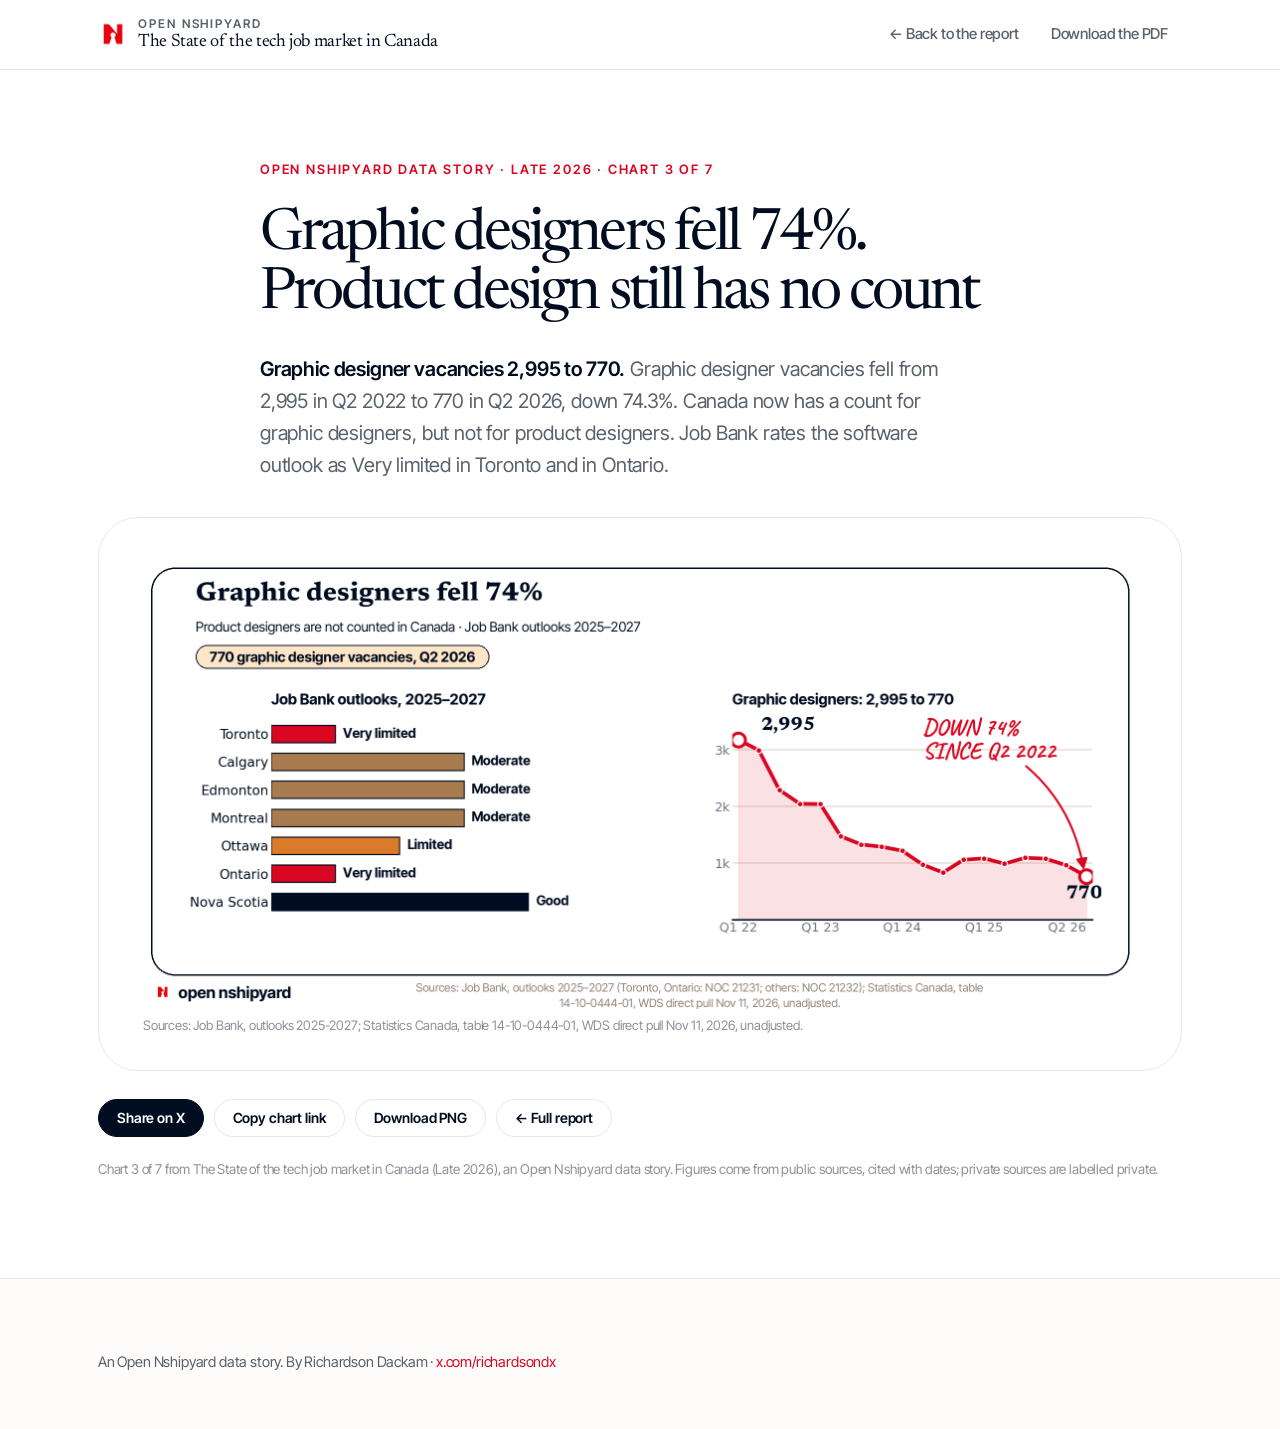
<file: chart-3.html>
<!DOCTYPE html>
<html lang="en">
<head>
<meta charset="utf-8">
<meta name="viewport" content="width=device-width, initial-scale=1">
<title>Graphic designers fell 74%. Product design still has no count &middot; Open Nshipyard</title>
<meta name="description" content="Graphic designers fell 74%. Product design still has no count. Graphic designer vacancies 2,995 to 770.">
<link rel="canonical" href="https://techjobs.canada.nshipyard.com/chart-3.html">
<link rel="preconnect" href="https://fonts.googleapis.com">
<link rel="preconnect" href="https://fonts.gstatic.com" crossorigin>
<link href="https://fonts.googleapis.com/css2?family=Newsreader:opsz,wght@6..72,400&family=Inter+Tight:wght@400;500;600;700&display=swap" rel="stylesheet">
<link rel="stylesheet" href="styles.css">
<meta property="og:type" content="article">
<meta property="og:site_name" content="Open Nshipyard">
<meta property="og:url" content="https://techjobs.canada.nshipyard.com/chart-3.html">
<meta property="og:title" content="Graphic designers fell 74%. Product design still has no count &middot; Open Nshipyard">
<meta property="og:description" content="Graphic designers fell 74%. Product design still has no count. Graphic designer vacancies 2,995 to 770.">
<meta property="og:image" content="https://techjobs.canada.nshipyard.com/og/chart-3.png">
<meta property="og:image:width" content="1200">
<meta property="og:image:height" content="630">
<meta property="og:image:alt" content="Graphic designers fell 74%. Product design still has no count">
<meta name="twitter:card" content="summary_large_image">
<meta name="twitter:title" content="Graphic designers fell 74%. Product design still has no count &middot; Open Nshipyard">
<meta name="twitter:description" content="Graphic designers fell 74%. Product design still has no count. Graphic designer vacancies 2,995 to 770.">
<meta name="twitter:image" content="https://techjobs.canada.nshipyard.com/og/chart-3.png">
</head>
<body>
<header class="site-header">
  <div class="header-inner">
    <a class="wordmark" href="index.html" aria-label="Open Nshipyard: back to the report">
      <img src="brand/logo-keyhole.png" alt="Open Nshipyard logo" style="width:30px;height:30px;flex:none">
      <span class="wordmark-text">
        <span class="wordmark-umbrella">Open Nshipyard</span>
        <span class="wordmark-project">The State of the tech job market in Canada</span>
      </span>
    </a>
    <nav class="header-nav" aria-label="Primary">
      <a href="index.html">&larr; Back to the report</a>
      <a href="The-State-of-the-tech-job-market-in-Canada-Late-2026-final-v7.pdf">Download the PDF</a>
    </nav>
  </div>
</header>
<main>
  <section class="block">
    <div class="wrap">
      <div class="narrow">
        <span class="kicker">Open Nshipyard data story &middot; Late 2026 &middot; Chart 3 of 7</span>
        <h1 style="font-size:clamp(36px,5vw,58px)">Graphic designers fell 74%. Product design still has no count</h1>
        <p class="lede" style="text-align:left;margin:0 0 12px"><strong>Graphic designer vacancies 2,995 to 770.</strong> Graphic designer vacancies fell from 2,995 in Q2 2022 to 770 in Q2 2026, down 74.3%. Canada now has a count for graphic designers, but not for product designers. Job Bank rates the software outlook as Very limited in Toronto and in Ontario.</p>
      </div>
      <div class="chart-card" style="margin-top:36px">
        <img src="charts/chart3-outlooks.png" alt="Two panels: Job Bank outlooks by city; and graphic designer vacancies falling from 2,995 in Q2 2022 to 770 in Q2 2026" style="width:100%;height:auto;display:block">
        <div class="chart-source">Sources: Job Bank, outlooks 2025-2027; Statistics Canada, table 14-10-0444-01, WDS direct pull Nov 11, 2026, unadjusted.</div>
      </div>
      <div class="share-row">
        <a class="share-btn share-btn-x" href="https://twitter.com/intent/tweet?text=Graphic%20designers%20fell%2074%25.%20Product%20design%20still%20has%20no%20count.%20Graphic%20designer%20vacancies%202%2C995%20to%20770.&url=https%3A//techjobs.canada.nshipyard.com/chart-3.html" target="_blank" rel="noopener">Share on X</a>
        <button class="share-btn" type="button" data-copy="https://techjobs.canada.nshipyard.com/chart-3.html">Copy chart link</button>
        <a class="share-btn" href="og/chart-3.png" download>Download PNG</a>
        <a class="share-btn" href="index.html">&larr; Full report</a>
      </div>
      <p class="chart-note" style="margin-top:22px">Chart 3 of 7 from The State of the tech job market in Canada (Late 2026), an Open Nshipyard data story. Figures come from public sources, cited with dates; private sources are labelled private.</p>
    </div>
  </section>
</main>
<footer>
  <div class="wrap footer-inner">
    <p class="footer-note">An Open Nshipyard data story. By Richardson Dackam &middot; <a href="https://x.com/richardsondx">x.com/richardsondx</a></p>
  </div>
</footer>
<script>
(function () {
  document.querySelectorAll("[data-copy]").forEach(function (btn) {
    btn.addEventListener("click", function () {
      var url = btn.getAttribute("data-copy");
      function done() { btn.textContent = "Copied"; setTimeout(function () { btn.textContent = "Copy chart link"; }, 2000); }
      if (navigator.clipboard && navigator.clipboard.writeText) {
        navigator.clipboard.writeText(url).then(done, function () { prompt("Copy this link:", url); });
      } else { prompt("Copy this link:", url); }
    });
  });
})();
</script>
</body>
</html>
</file>
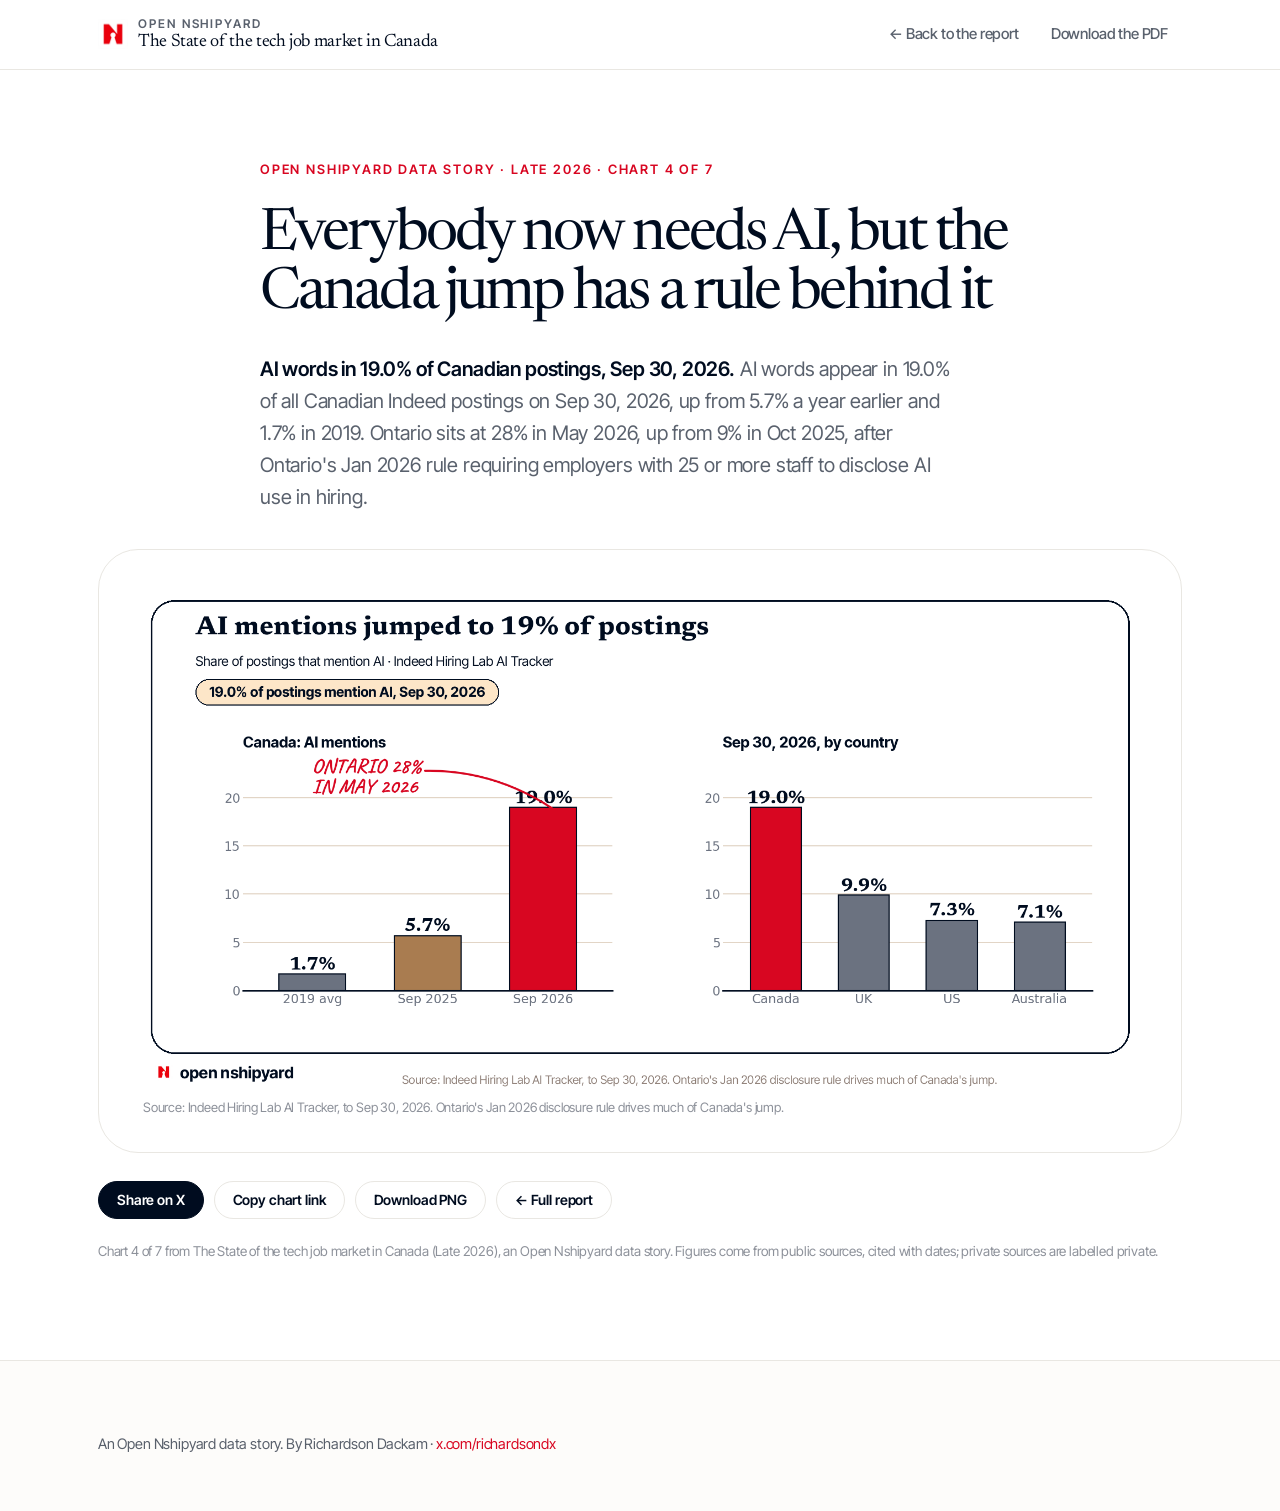
<file: chart-4.html>
<!DOCTYPE html>
<html lang="en">
<head>
<meta charset="utf-8">
<meta name="viewport" content="width=device-width, initial-scale=1">
<title>Everybody now needs AI, but the Canada jump has a rule behind it &middot; Open Nshipyard</title>
<meta name="description" content="Everybody now needs AI, but the Canada jump has a rule behind it. AI words in 19.0% of Canadian postings, Sep 30, 2026.">
<link rel="canonical" href="https://techjobs.canada.nshipyard.com/chart-4.html">
<link rel="preconnect" href="https://fonts.googleapis.com">
<link rel="preconnect" href="https://fonts.gstatic.com" crossorigin>
<link href="https://fonts.googleapis.com/css2?family=Newsreader:opsz,wght@6..72,400&family=Inter+Tight:wght@400;500;600;700&display=swap" rel="stylesheet">
<link rel="stylesheet" href="styles.css">
<meta property="og:type" content="article">
<meta property="og:site_name" content="Open Nshipyard">
<meta property="og:url" content="https://techjobs.canada.nshipyard.com/chart-4.html">
<meta property="og:title" content="Everybody now needs AI, but the Canada jump has a rule behind it &middot; Open Nshipyard">
<meta property="og:description" content="Everybody now needs AI, but the Canada jump has a rule behind it. AI words in 19.0% of Canadian postings, Sep 30, 2026.">
<meta property="og:image" content="https://techjobs.canada.nshipyard.com/og/chart-4.png">
<meta property="og:image:width" content="1200">
<meta property="og:image:height" content="630">
<meta property="og:image:alt" content="Everybody now needs AI, but the Canada jump has a rule behind it">
<meta name="twitter:card" content="summary_large_image">
<meta name="twitter:title" content="Everybody now needs AI, but the Canada jump has a rule behind it &middot; Open Nshipyard">
<meta name="twitter:description" content="Everybody now needs AI, but the Canada jump has a rule behind it. AI words in 19.0% of Canadian postings, Sep 30, 2026.">
<meta name="twitter:image" content="https://techjobs.canada.nshipyard.com/og/chart-4.png">
</head>
<body>
<header class="site-header">
  <div class="header-inner">
    <a class="wordmark" href="index.html" aria-label="Open Nshipyard: back to the report">
      <img src="brand/logo-keyhole.png" alt="Open Nshipyard logo" style="width:30px;height:30px;flex:none">
      <span class="wordmark-text">
        <span class="wordmark-umbrella">Open Nshipyard</span>
        <span class="wordmark-project">The State of the tech job market in Canada</span>
      </span>
    </a>
    <nav class="header-nav" aria-label="Primary">
      <a href="index.html">&larr; Back to the report</a>
      <a href="The-State-of-the-tech-job-market-in-Canada-Late-2026-final-v7.pdf">Download the PDF</a>
    </nav>
  </div>
</header>
<main>
  <section class="block">
    <div class="wrap">
      <div class="narrow">
        <span class="kicker">Open Nshipyard data story &middot; Late 2026 &middot; Chart 4 of 7</span>
        <h1 style="font-size:clamp(36px,5vw,58px)">Everybody now needs AI, but the Canada jump has a rule behind it</h1>
        <p class="lede" style="text-align:left;margin:0 0 12px"><strong>AI words in 19.0% of Canadian postings, Sep 30, 2026.</strong> AI words appear in 19.0% of all Canadian Indeed postings on Sep 30, 2026, up from 5.7% a year earlier and 1.7% in 2019. Ontario sits at 28% in May 2026, up from 9% in Oct 2025, after Ontario's Jan 2026 rule requiring employers with 25 or more staff to disclose AI use in hiring.</p>
      </div>
      <div class="chart-card" style="margin-top:36px">
        <img src="charts/chart4-ai-mentions.png" alt="Bar charts: Canada AI mentions 1.7% in 2019, 5.7% in Sep 2025, 19.0% in Sep 2026; by country, Canada 19.0%, UK 9.9%, US 7.3%, Australia 7.1%" style="width:100%;height:auto;display:block">
        <div class="chart-source">Source: Indeed Hiring Lab AI Tracker, to Sep 30, 2026. Ontario's Jan 2026 disclosure rule drives much of Canada's jump.</div>
      </div>
      <div class="share-row">
        <a class="share-btn share-btn-x" href="https://twitter.com/intent/tweet?text=Everybody%20now%20needs%20AI%2C%20but%20the%20Canada%20jump%20has%20a%20rule%20behind%20it.%20AI%20words%20in%2019.0%25%20of%20Canadian%20postings%2C%20Sep%2030%2C%202026.&url=https%3A//techjobs.canada.nshipyard.com/chart-4.html" target="_blank" rel="noopener">Share on X</a>
        <button class="share-btn" type="button" data-copy="https://techjobs.canada.nshipyard.com/chart-4.html">Copy chart link</button>
        <a class="share-btn" href="og/chart-4.png" download>Download PNG</a>
        <a class="share-btn" href="index.html">&larr; Full report</a>
      </div>
      <p class="chart-note" style="margin-top:22px">Chart 4 of 7 from The State of the tech job market in Canada (Late 2026), an Open Nshipyard data story. Figures come from public sources, cited with dates; private sources are labelled private.</p>
    </div>
  </section>
</main>
<footer>
  <div class="wrap footer-inner">
    <p class="footer-note">An Open Nshipyard data story. By Richardson Dackam &middot; <a href="https://x.com/richardsondx">x.com/richardsondx</a></p>
  </div>
</footer>
<script>
(function () {
  document.querySelectorAll("[data-copy]").forEach(function (btn) {
    btn.addEventListener("click", function () {
      var url = btn.getAttribute("data-copy");
      function done() { btn.textContent = "Copied"; setTimeout(function () { btn.textContent = "Copy chart link"; }, 2000); }
      if (navigator.clipboard && navigator.clipboard.writeText) {
        navigator.clipboard.writeText(url).then(done, function () { prompt("Copy this link:", url); });
      } else { prompt("Copy this link:", url); }
    });
  });
})();
</script>
</body>
</html>
</file>
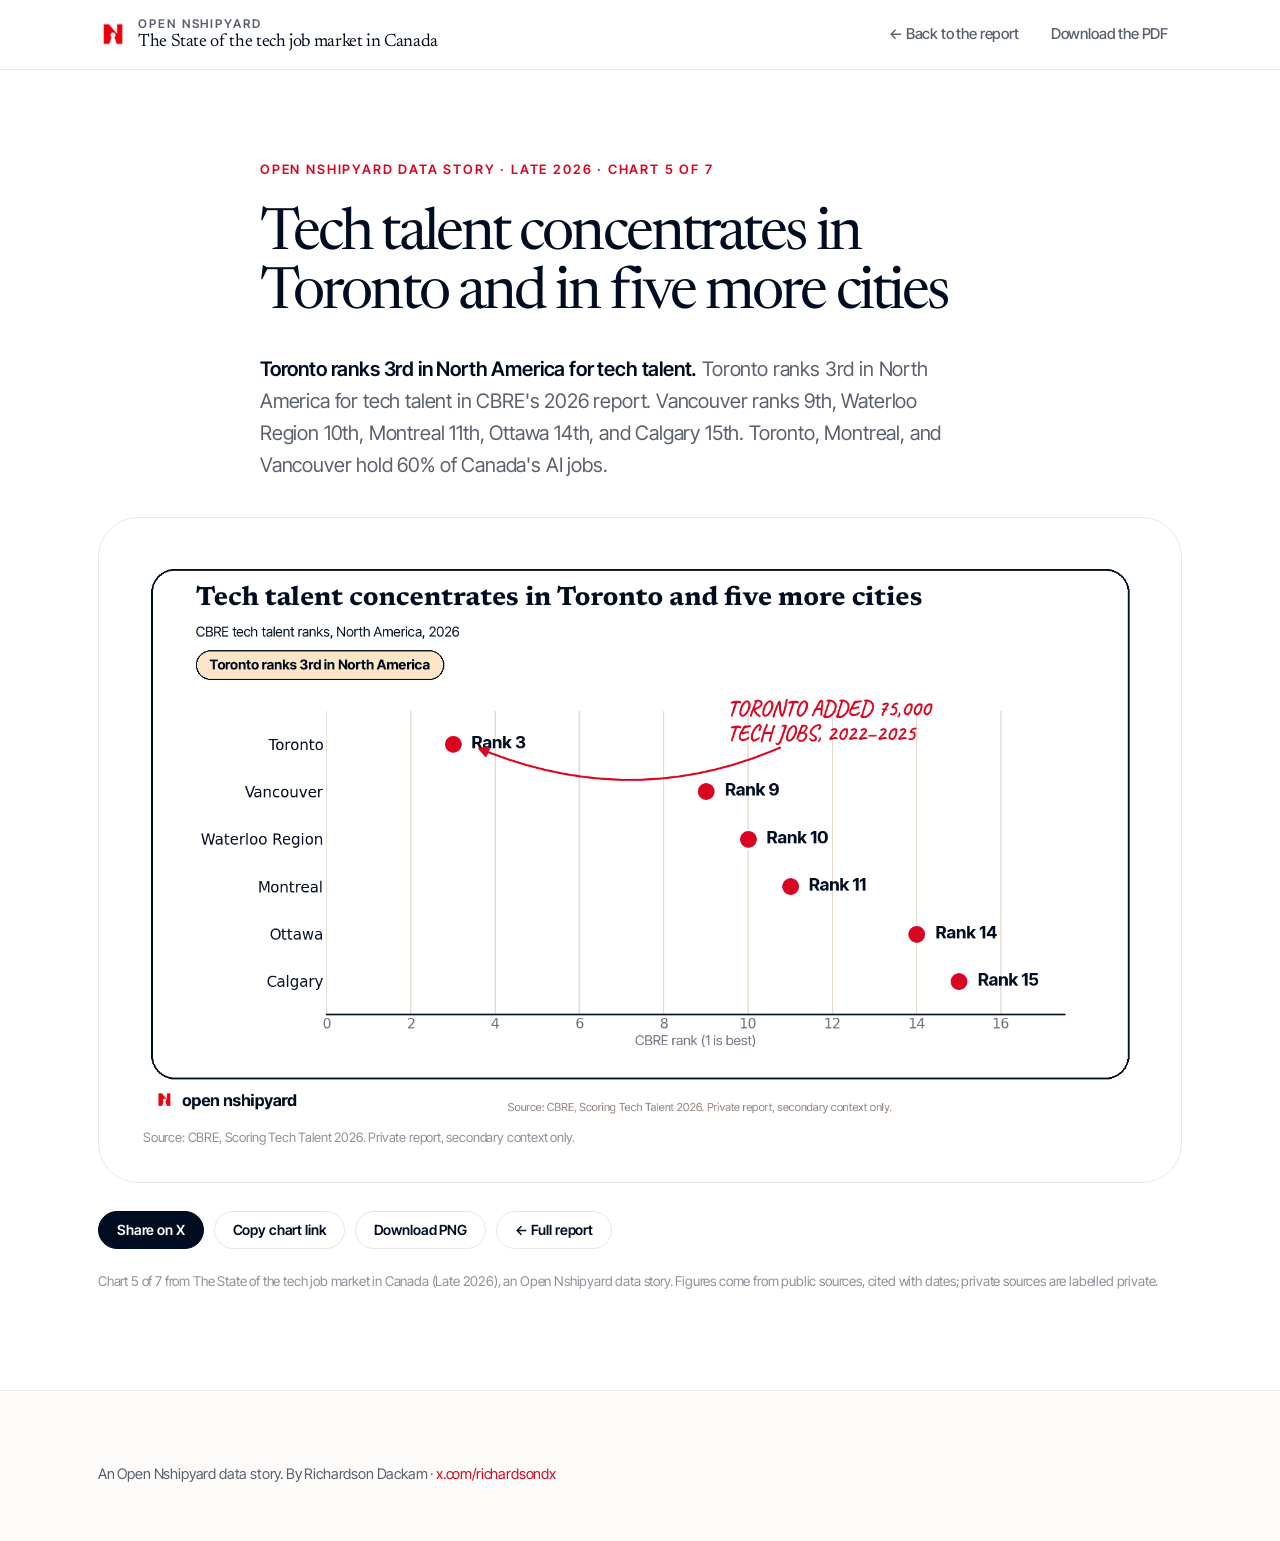
<file: chart-5.html>
<!DOCTYPE html>
<html lang="en">
<head>
<meta charset="utf-8">
<meta name="viewport" content="width=device-width, initial-scale=1">
<title>Tech talent concentrates in Toronto and in five more cities &middot; Open Nshipyard</title>
<meta name="description" content="Tech talent concentrates in Toronto and in five more cities. Toronto ranks 3rd in North America for tech talent.">
<link rel="canonical" href="https://techjobs.canada.nshipyard.com/chart-5.html">
<link rel="preconnect" href="https://fonts.googleapis.com">
<link rel="preconnect" href="https://fonts.gstatic.com" crossorigin>
<link href="https://fonts.googleapis.com/css2?family=Newsreader:opsz,wght@6..72,400&family=Inter+Tight:wght@400;500;600;700&display=swap" rel="stylesheet">
<link rel="stylesheet" href="styles.css">
<meta property="og:type" content="article">
<meta property="og:site_name" content="Open Nshipyard">
<meta property="og:url" content="https://techjobs.canada.nshipyard.com/chart-5.html">
<meta property="og:title" content="Tech talent concentrates in Toronto and in five more cities &middot; Open Nshipyard">
<meta property="og:description" content="Tech talent concentrates in Toronto and in five more cities. Toronto ranks 3rd in North America for tech talent.">
<meta property="og:image" content="https://techjobs.canada.nshipyard.com/og/chart-5.png">
<meta property="og:image:width" content="1200">
<meta property="og:image:height" content="630">
<meta property="og:image:alt" content="Tech talent concentrates in Toronto and in five more cities">
<meta name="twitter:card" content="summary_large_image">
<meta name="twitter:title" content="Tech talent concentrates in Toronto and in five more cities &middot; Open Nshipyard">
<meta name="twitter:description" content="Tech talent concentrates in Toronto and in five more cities. Toronto ranks 3rd in North America for tech talent.">
<meta name="twitter:image" content="https://techjobs.canada.nshipyard.com/og/chart-5.png">
</head>
<body>
<header class="site-header">
  <div class="header-inner">
    <a class="wordmark" href="index.html" aria-label="Open Nshipyard: back to the report">
      <img src="brand/logo-keyhole.png" alt="Open Nshipyard logo" style="width:30px;height:30px;flex:none">
      <span class="wordmark-text">
        <span class="wordmark-umbrella">Open Nshipyard</span>
        <span class="wordmark-project">The State of the tech job market in Canada</span>
      </span>
    </a>
    <nav class="header-nav" aria-label="Primary">
      <a href="index.html">&larr; Back to the report</a>
      <a href="The-State-of-the-tech-job-market-in-Canada-Late-2026-final-v7.pdf">Download the PDF</a>
    </nav>
  </div>
</header>
<main>
  <section class="block">
    <div class="wrap">
      <div class="narrow">
        <span class="kicker">Open Nshipyard data story &middot; Late 2026 &middot; Chart 5 of 7</span>
        <h1 style="font-size:clamp(36px,5vw,58px)">Tech talent concentrates in Toronto and in five more cities</h1>
        <p class="lede" style="text-align:left;margin:0 0 12px"><strong>Toronto ranks 3rd in North America for tech talent.</strong> Toronto ranks 3rd in North America for tech talent in CBRE's 2026 report. Vancouver ranks 9th, Waterloo Region 10th, Montreal 11th, Ottawa 14th, and Calgary 15th. Toronto, Montreal, and Vancouver hold 60% of Canada's AI jobs.</p>
      </div>
      <div class="chart-card" style="margin-top:36px">
        <img src="charts/chart5-geography.png" alt="Dot plot: CBRE tech talent ranks, Toronto 3, Vancouver 9, Waterloo Region 10, Montreal 11, Ottawa 14, Calgary 15" style="width:100%;height:auto;display:block">
        <div class="chart-source">Source: CBRE, Scoring Tech Talent 2026. Private report, secondary context only.</div>
      </div>
      <div class="share-row">
        <a class="share-btn share-btn-x" href="https://twitter.com/intent/tweet?text=Tech%20talent%20concentrates%20in%20Toronto%20and%20in%20five%20more%20cities.%20Toronto%20ranks%203rd%20in%20North%20America%20for%20tech%20talent.&url=https%3A//techjobs.canada.nshipyard.com/chart-5.html" target="_blank" rel="noopener">Share on X</a>
        <button class="share-btn" type="button" data-copy="https://techjobs.canada.nshipyard.com/chart-5.html">Copy chart link</button>
        <a class="share-btn" href="og/chart-5.png" download>Download PNG</a>
        <a class="share-btn" href="index.html">&larr; Full report</a>
      </div>
      <p class="chart-note" style="margin-top:22px">Chart 5 of 7 from The State of the tech job market in Canada (Late 2026), an Open Nshipyard data story. Figures come from public sources, cited with dates; private sources are labelled private.</p>
    </div>
  </section>
</main>
<footer>
  <div class="wrap footer-inner">
    <p class="footer-note">An Open Nshipyard data story. By Richardson Dackam &middot; <a href="https://x.com/richardsondx">x.com/richardsondx</a></p>
  </div>
</footer>
<script>
(function () {
  document.querySelectorAll("[data-copy]").forEach(function (btn) {
    btn.addEventListener("click", function () {
      var url = btn.getAttribute("data-copy");
      function done() { btn.textContent = "Copied"; setTimeout(function () { btn.textContent = "Copy chart link"; }, 2000); }
      if (navigator.clipboard && navigator.clipboard.writeText) {
        navigator.clipboard.writeText(url).then(done, function () { prompt("Copy this link:", url); });
      } else { prompt("Copy this link:", url); }
    });
  });
})();
</script>
</body>
</html>
</file>
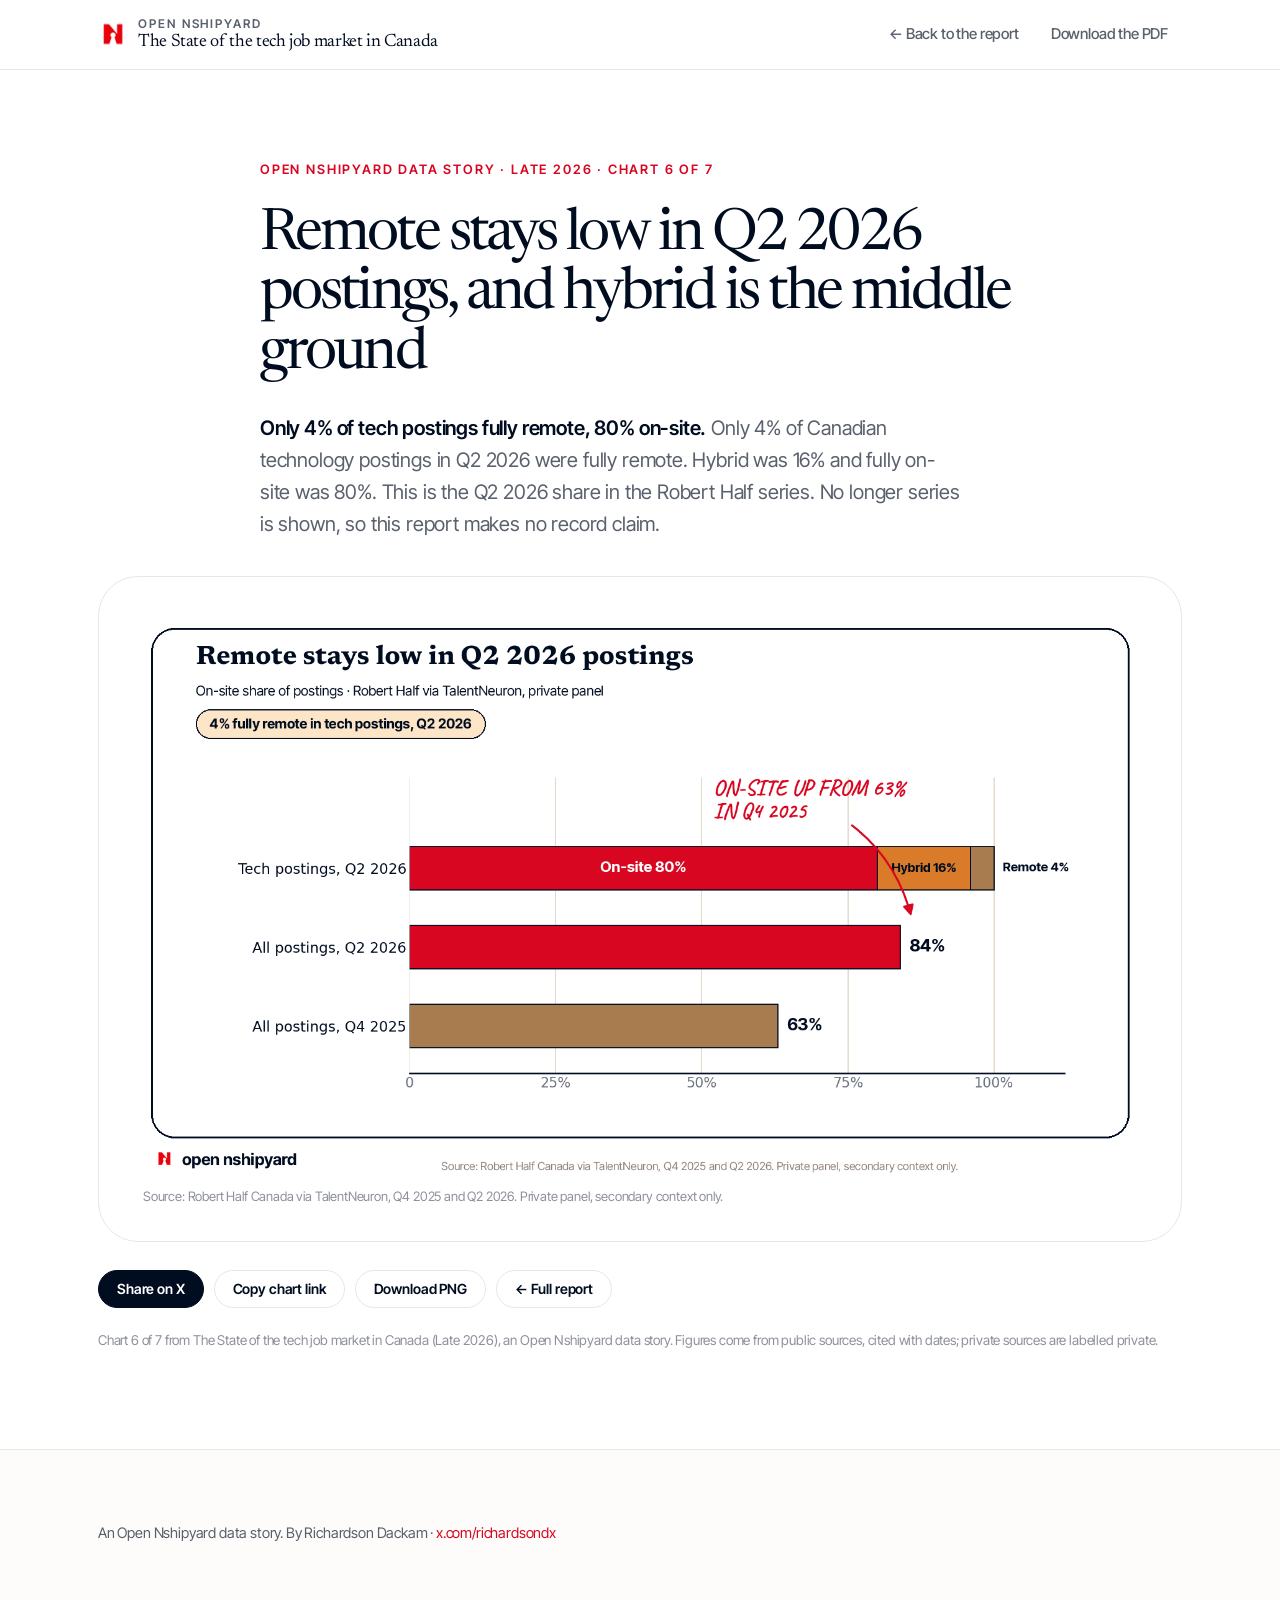
<file: chart-6.html>
<!DOCTYPE html>
<html lang="en">
<head>
<meta charset="utf-8">
<meta name="viewport" content="width=device-width, initial-scale=1">
<title>Remote stays low in Q2 2026 postings, and hybrid is the middle ground &middot; Open Nshipyard</title>
<meta name="description" content="Remote stays low in Q2 2026 postings, and hybrid is the middle ground. Only 4% of tech postings fully remote, 80% on-site.">
<link rel="canonical" href="https://techjobs.canada.nshipyard.com/chart-6.html">
<link rel="preconnect" href="https://fonts.googleapis.com">
<link rel="preconnect" href="https://fonts.gstatic.com" crossorigin>
<link href="https://fonts.googleapis.com/css2?family=Newsreader:opsz,wght@6..72,400&family=Inter+Tight:wght@400;500;600;700&display=swap" rel="stylesheet">
<link rel="stylesheet" href="styles.css">
<meta property="og:type" content="article">
<meta property="og:site_name" content="Open Nshipyard">
<meta property="og:url" content="https://techjobs.canada.nshipyard.com/chart-6.html">
<meta property="og:title" content="Remote stays low in Q2 2026 postings, and hybrid is the middle ground &middot; Open Nshipyard">
<meta property="og:description" content="Remote stays low in Q2 2026 postings, and hybrid is the middle ground. Only 4% of tech postings fully remote, 80% on-site.">
<meta property="og:image" content="https://techjobs.canada.nshipyard.com/og/chart-6.png">
<meta property="og:image:width" content="1200">
<meta property="og:image:height" content="630">
<meta property="og:image:alt" content="Remote stays low in Q2 2026 postings, and hybrid is the middle ground">
<meta name="twitter:card" content="summary_large_image">
<meta name="twitter:title" content="Remote stays low in Q2 2026 postings, and hybrid is the middle ground &middot; Open Nshipyard">
<meta name="twitter:description" content="Remote stays low in Q2 2026 postings, and hybrid is the middle ground. Only 4% of tech postings fully remote, 80% on-site.">
<meta name="twitter:image" content="https://techjobs.canada.nshipyard.com/og/chart-6.png">
</head>
<body>
<header class="site-header">
  <div class="header-inner">
    <a class="wordmark" href="index.html" aria-label="Open Nshipyard: back to the report">
      <img src="brand/logo-keyhole.png" alt="Open Nshipyard logo" style="width:30px;height:30px;flex:none">
      <span class="wordmark-text">
        <span class="wordmark-umbrella">Open Nshipyard</span>
        <span class="wordmark-project">The State of the tech job market in Canada</span>
      </span>
    </a>
    <nav class="header-nav" aria-label="Primary">
      <a href="index.html">&larr; Back to the report</a>
      <a href="The-State-of-the-tech-job-market-in-Canada-Late-2026-final-v7.pdf">Download the PDF</a>
    </nav>
  </div>
</header>
<main>
  <section class="block">
    <div class="wrap">
      <div class="narrow">
        <span class="kicker">Open Nshipyard data story &middot; Late 2026 &middot; Chart 6 of 7</span>
        <h1 style="font-size:clamp(36px,5vw,58px)">Remote stays low in Q2 2026 postings, and hybrid is the middle ground</h1>
        <p class="lede" style="text-align:left;margin:0 0 12px"><strong>Only 4% of tech postings fully remote, 80% on-site.</strong> Only 4% of Canadian technology postings in Q2 2026 were fully remote. Hybrid was 16% and fully on-site was 80%. This is the Q2 2026 share in the Robert Half series. No longer series is shown, so this report makes no record claim.</p>
      </div>
      <div class="chart-card" style="margin-top:36px">
        <img src="charts/chart6-remote.png" alt="Bar chart: on-site share of postings, tech postings Q2 2026 80%, all postings Q2 2026 84%, all postings Q4 2025 63%" style="width:100%;height:auto;display:block">
        <div class="chart-source">Source: Robert Half Canada via TalentNeuron, Q4 2025 and Q2 2026. Private panel, secondary context only.</div>
      </div>
      <div class="share-row">
        <a class="share-btn share-btn-x" href="https://twitter.com/intent/tweet?text=Remote%20stays%20low%20in%20Q2%202026%20postings%2C%20and%20hybrid%20is%20the%20middle%20ground.%20Only%204%25%20of%20tech%20postings%20fully%20remote%2C%2080%25%20on-site.&url=https%3A//techjobs.canada.nshipyard.com/chart-6.html" target="_blank" rel="noopener">Share on X</a>
        <button class="share-btn" type="button" data-copy="https://techjobs.canada.nshipyard.com/chart-6.html">Copy chart link</button>
        <a class="share-btn" href="og/chart-6.png" download>Download PNG</a>
        <a class="share-btn" href="index.html">&larr; Full report</a>
      </div>
      <p class="chart-note" style="margin-top:22px">Chart 6 of 7 from The State of the tech job market in Canada (Late 2026), an Open Nshipyard data story. Figures come from public sources, cited with dates; private sources are labelled private.</p>
    </div>
  </section>
</main>
<footer>
  <div class="wrap footer-inner">
    <p class="footer-note">An Open Nshipyard data story. By Richardson Dackam &middot; <a href="https://x.com/richardsondx">x.com/richardsondx</a></p>
  </div>
</footer>
<script>
(function () {
  document.querySelectorAll("[data-copy]").forEach(function (btn) {
    btn.addEventListener("click", function () {
      var url = btn.getAttribute("data-copy");
      function done() { btn.textContent = "Copied"; setTimeout(function () { btn.textContent = "Copy chart link"; }, 2000); }
      if (navigator.clipboard && navigator.clipboard.writeText) {
        navigator.clipboard.writeText(url).then(done, function () { prompt("Copy this link:", url); });
      } else { prompt("Copy this link:", url); }
    });
  });
})();
</script>
</body>
</html>
</file>
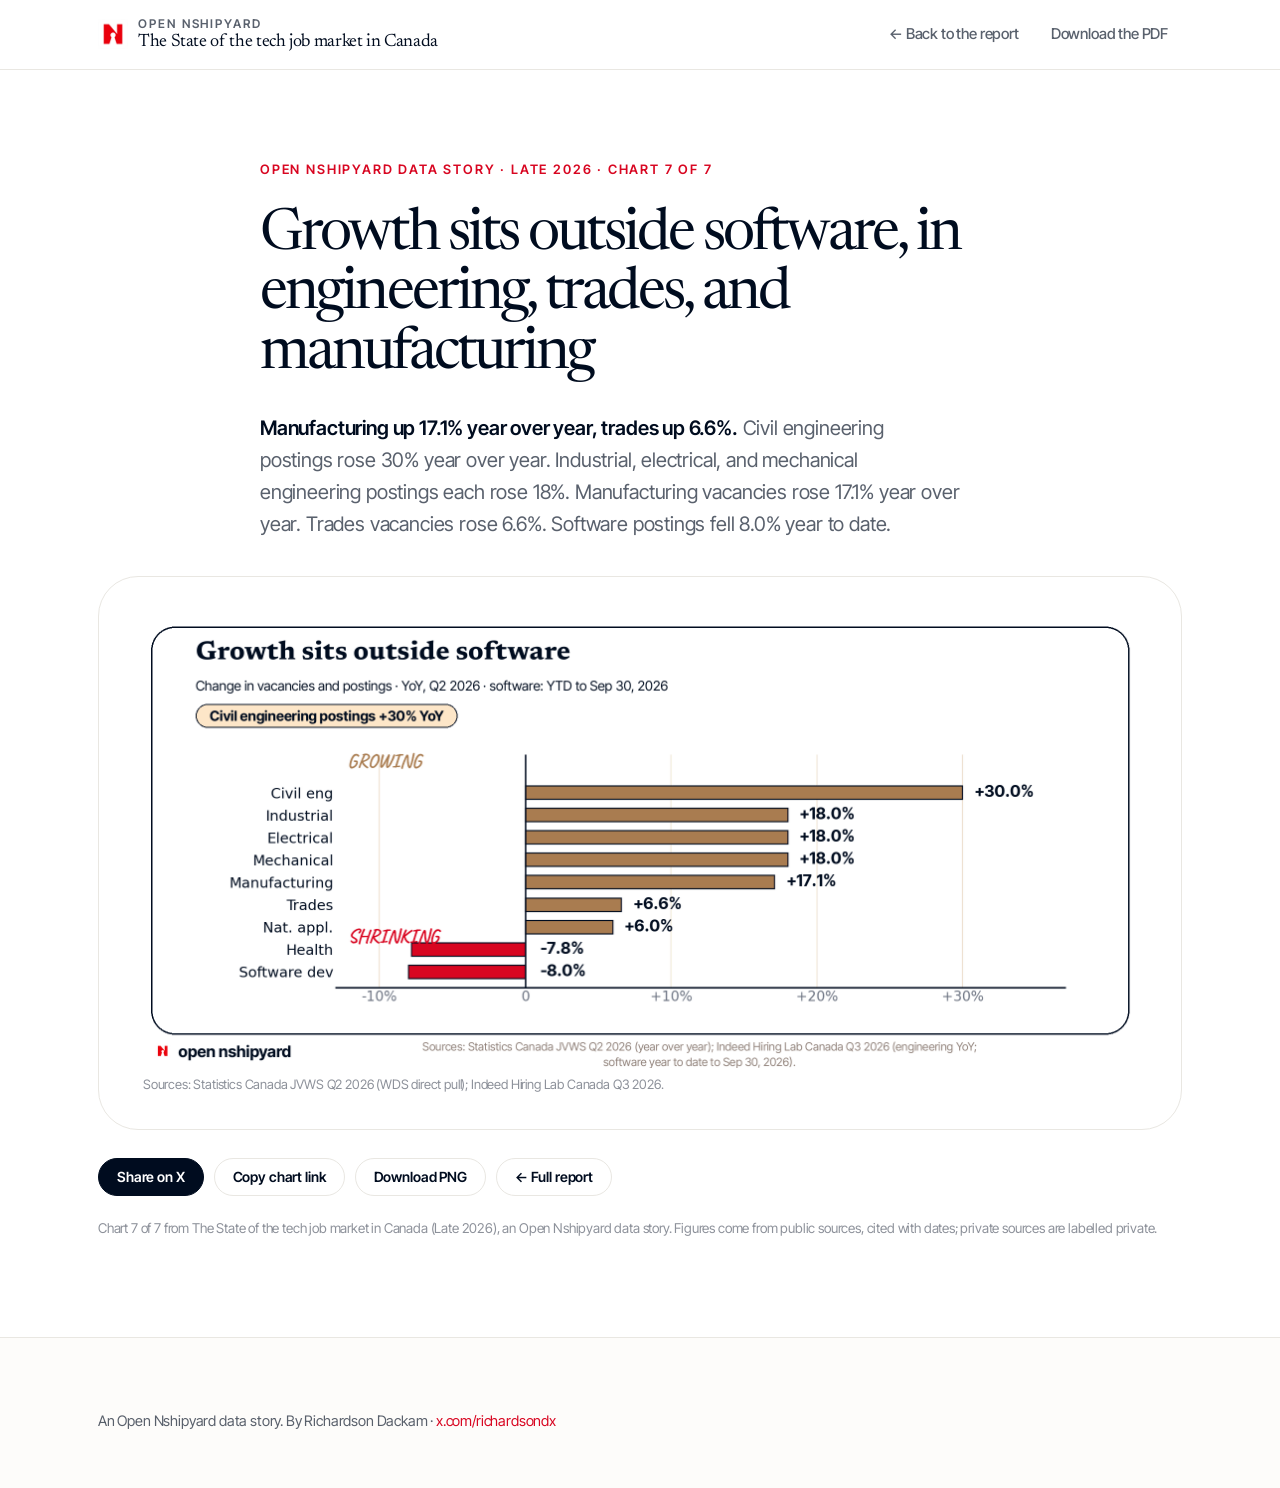
<file: chart-7.html>
<!DOCTYPE html>
<html lang="en">
<head>
<meta charset="utf-8">
<meta name="viewport" content="width=device-width, initial-scale=1">
<title>Growth sits outside software, in engineering, trades, and manufacturing &middot; Open Nshipyard</title>
<meta name="description" content="Growth sits outside software, in engineering, trades, and manufacturing. Manufacturing up 17.1% year over year, trades up 6.6%.">
<link rel="canonical" href="https://techjobs.canada.nshipyard.com/chart-7.html">
<link rel="preconnect" href="https://fonts.googleapis.com">
<link rel="preconnect" href="https://fonts.gstatic.com" crossorigin>
<link href="https://fonts.googleapis.com/css2?family=Newsreader:opsz,wght@6..72,400&family=Inter+Tight:wght@400;500;600;700&display=swap" rel="stylesheet">
<link rel="stylesheet" href="styles.css">
<meta property="og:type" content="article">
<meta property="og:site_name" content="Open Nshipyard">
<meta property="og:url" content="https://techjobs.canada.nshipyard.com/chart-7.html">
<meta property="og:title" content="Growth sits outside software, in engineering, trades, and manufacturing &middot; Open Nshipyard">
<meta property="og:description" content="Growth sits outside software, in engineering, trades, and manufacturing. Manufacturing up 17.1% year over year, trades up 6.6%.">
<meta property="og:image" content="https://techjobs.canada.nshipyard.com/og/chart-7.png">
<meta property="og:image:width" content="1200">
<meta property="og:image:height" content="630">
<meta property="og:image:alt" content="Growth sits outside software, in engineering, trades, and manufacturing">
<meta name="twitter:card" content="summary_large_image">
<meta name="twitter:title" content="Growth sits outside software, in engineering, trades, and manufacturing &middot; Open Nshipyard">
<meta name="twitter:description" content="Growth sits outside software, in engineering, trades, and manufacturing. Manufacturing up 17.1% year over year, trades up 6.6%.">
<meta name="twitter:image" content="https://techjobs.canada.nshipyard.com/og/chart-7.png">
</head>
<body>
<header class="site-header">
  <div class="header-inner">
    <a class="wordmark" href="index.html" aria-label="Open Nshipyard: back to the report">
      <img src="brand/logo-keyhole.png" alt="Open Nshipyard logo" style="width:30px;height:30px;flex:none">
      <span class="wordmark-text">
        <span class="wordmark-umbrella">Open Nshipyard</span>
        <span class="wordmark-project">The State of the tech job market in Canada</span>
      </span>
    </a>
    <nav class="header-nav" aria-label="Primary">
      <a href="index.html">&larr; Back to the report</a>
      <a href="The-State-of-the-tech-job-market-in-Canada-Late-2026-final-v7.pdf">Download the PDF</a>
    </nav>
  </div>
</header>
<main>
  <section class="block">
    <div class="wrap">
      <div class="narrow">
        <span class="kicker">Open Nshipyard data story &middot; Late 2026 &middot; Chart 7 of 7</span>
        <h1 style="font-size:clamp(36px,5vw,58px)">Growth sits outside software, in engineering, trades, and manufacturing</h1>
        <p class="lede" style="text-align:left;margin:0 0 12px"><strong>Manufacturing up 17.1% year over year, trades up 6.6%.</strong> Civil engineering postings rose 30% year over year. Industrial, electrical, and mechanical engineering postings each rose 18%. Manufacturing vacancies rose 17.1% year over year. Trades vacancies rose 6.6%. Software postings fell 8.0% year to date.</p>
      </div>
      <div class="chart-card" style="margin-top:36px">
        <img src="charts/chart7-outside-software.png" alt="Bar chart: manufacturing up 17.1% year over year, civil engineering up 30%, industrial, electrical and mechanical up 18% each, trades up 6.6%, health down 7.8%, software development down 8.0% year to date" style="width:100%;height:auto;display:block">
        <div class="chart-source">Sources: Statistics Canada JVWS Q2 2026 (WDS direct pull); Indeed Hiring Lab Canada Q3 2026.</div>
      </div>
      <div class="share-row">
        <a class="share-btn share-btn-x" href="https://twitter.com/intent/tweet?text=Growth%20sits%20outside%20software%2C%20in%20engineering%2C%20trades%2C%20and%20manufacturing.%20Manufacturing%20up%2017.1%25%20year%20over%20year%2C%20trades%20up%206.6%25.&url=https%3A//techjobs.canada.nshipyard.com/chart-7.html" target="_blank" rel="noopener">Share on X</a>
        <button class="share-btn" type="button" data-copy="https://techjobs.canada.nshipyard.com/chart-7.html">Copy chart link</button>
        <a class="share-btn" href="og/chart-7.png" download>Download PNG</a>
        <a class="share-btn" href="index.html">&larr; Full report</a>
      </div>
      <p class="chart-note" style="margin-top:22px">Chart 7 of 7 from The State of the tech job market in Canada (Late 2026), an Open Nshipyard data story. Figures come from public sources, cited with dates; private sources are labelled private.</p>
    </div>
  </section>
</main>
<footer>
  <div class="wrap footer-inner">
    <p class="footer-note">An Open Nshipyard data story. By Richardson Dackam &middot; <a href="https://x.com/richardsondx">x.com/richardsondx</a></p>
  </div>
</footer>
<script>
(function () {
  document.querySelectorAll("[data-copy]").forEach(function (btn) {
    btn.addEventListener("click", function () {
      var url = btn.getAttribute("data-copy");
      function done() { btn.textContent = "Copied"; setTimeout(function () { btn.textContent = "Copy chart link"; }, 2000); }
      if (navigator.clipboard && navigator.clipboard.writeText) {
        navigator.clipboard.writeText(url).then(done, function () { prompt("Copy this link:", url); });
      } else { prompt("Copy this link:", url); }
    });
  });
})();
</script>
</body>
</html>
</file>
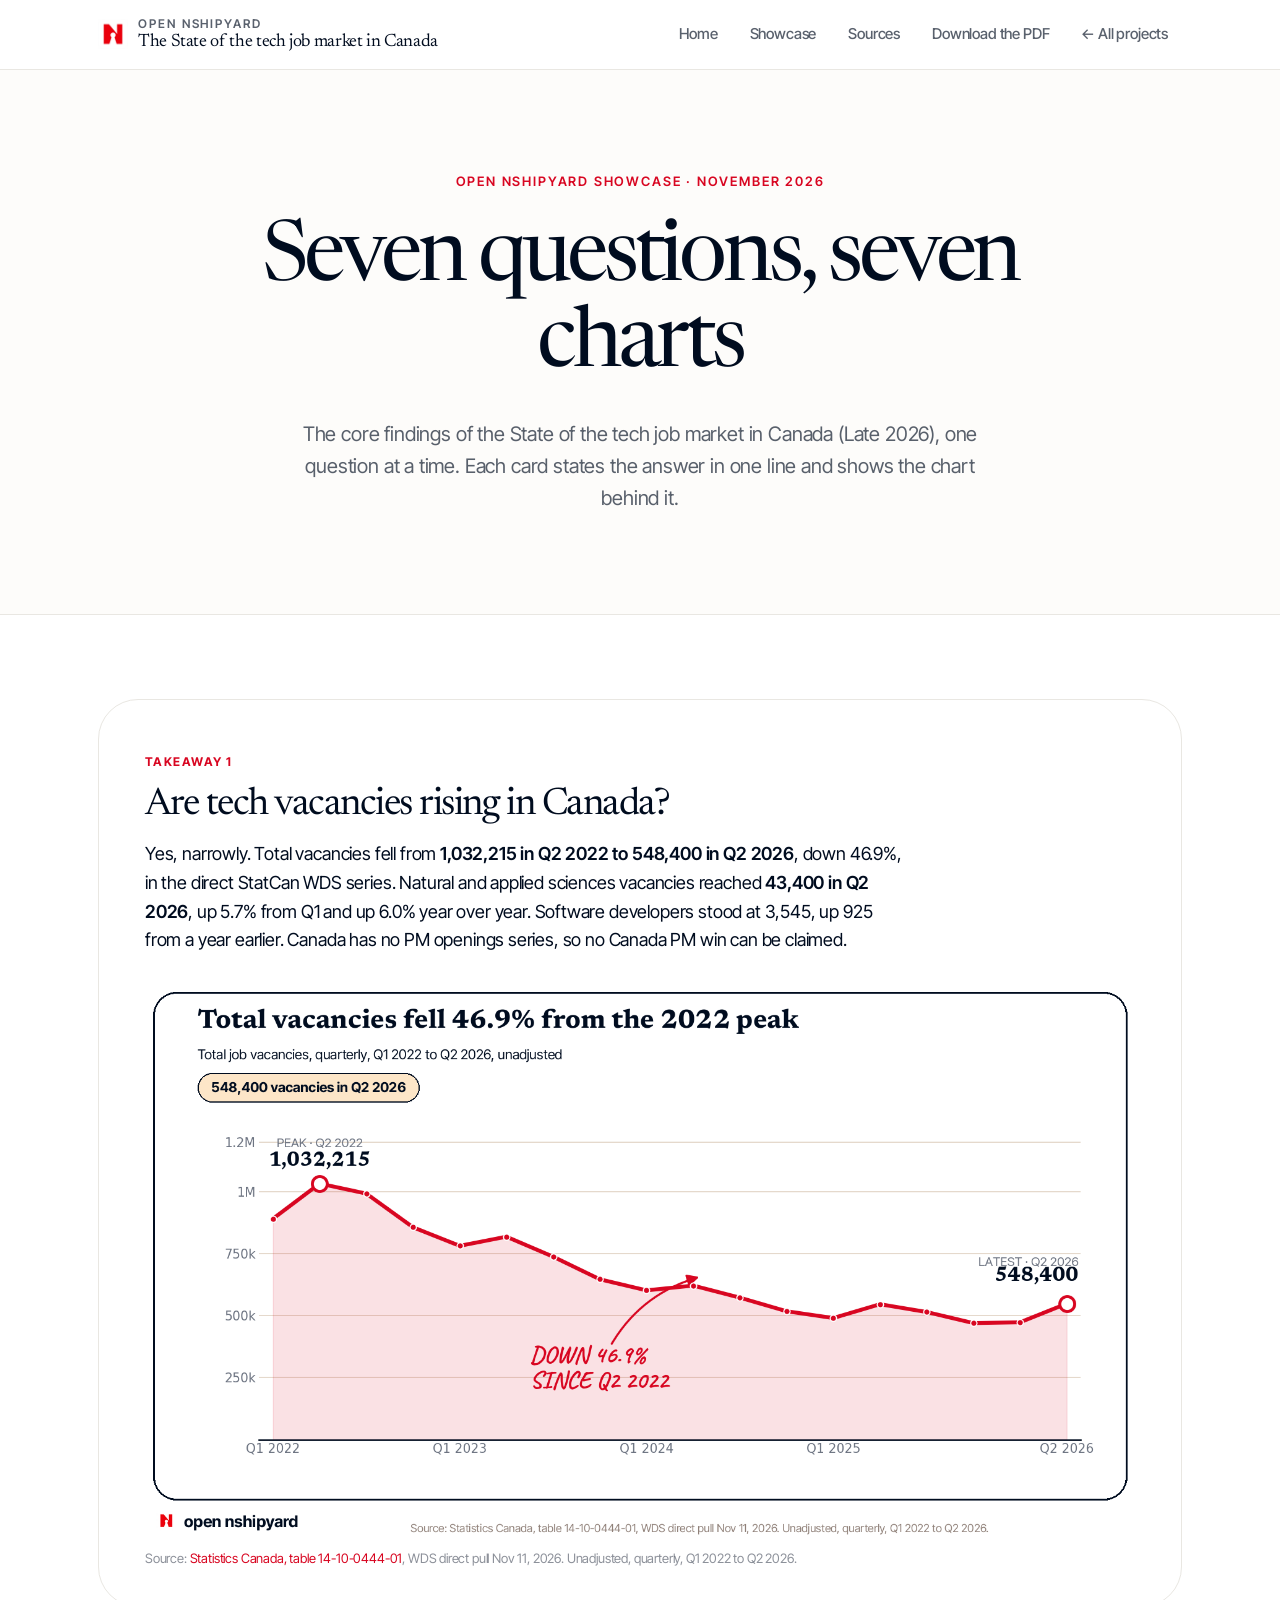
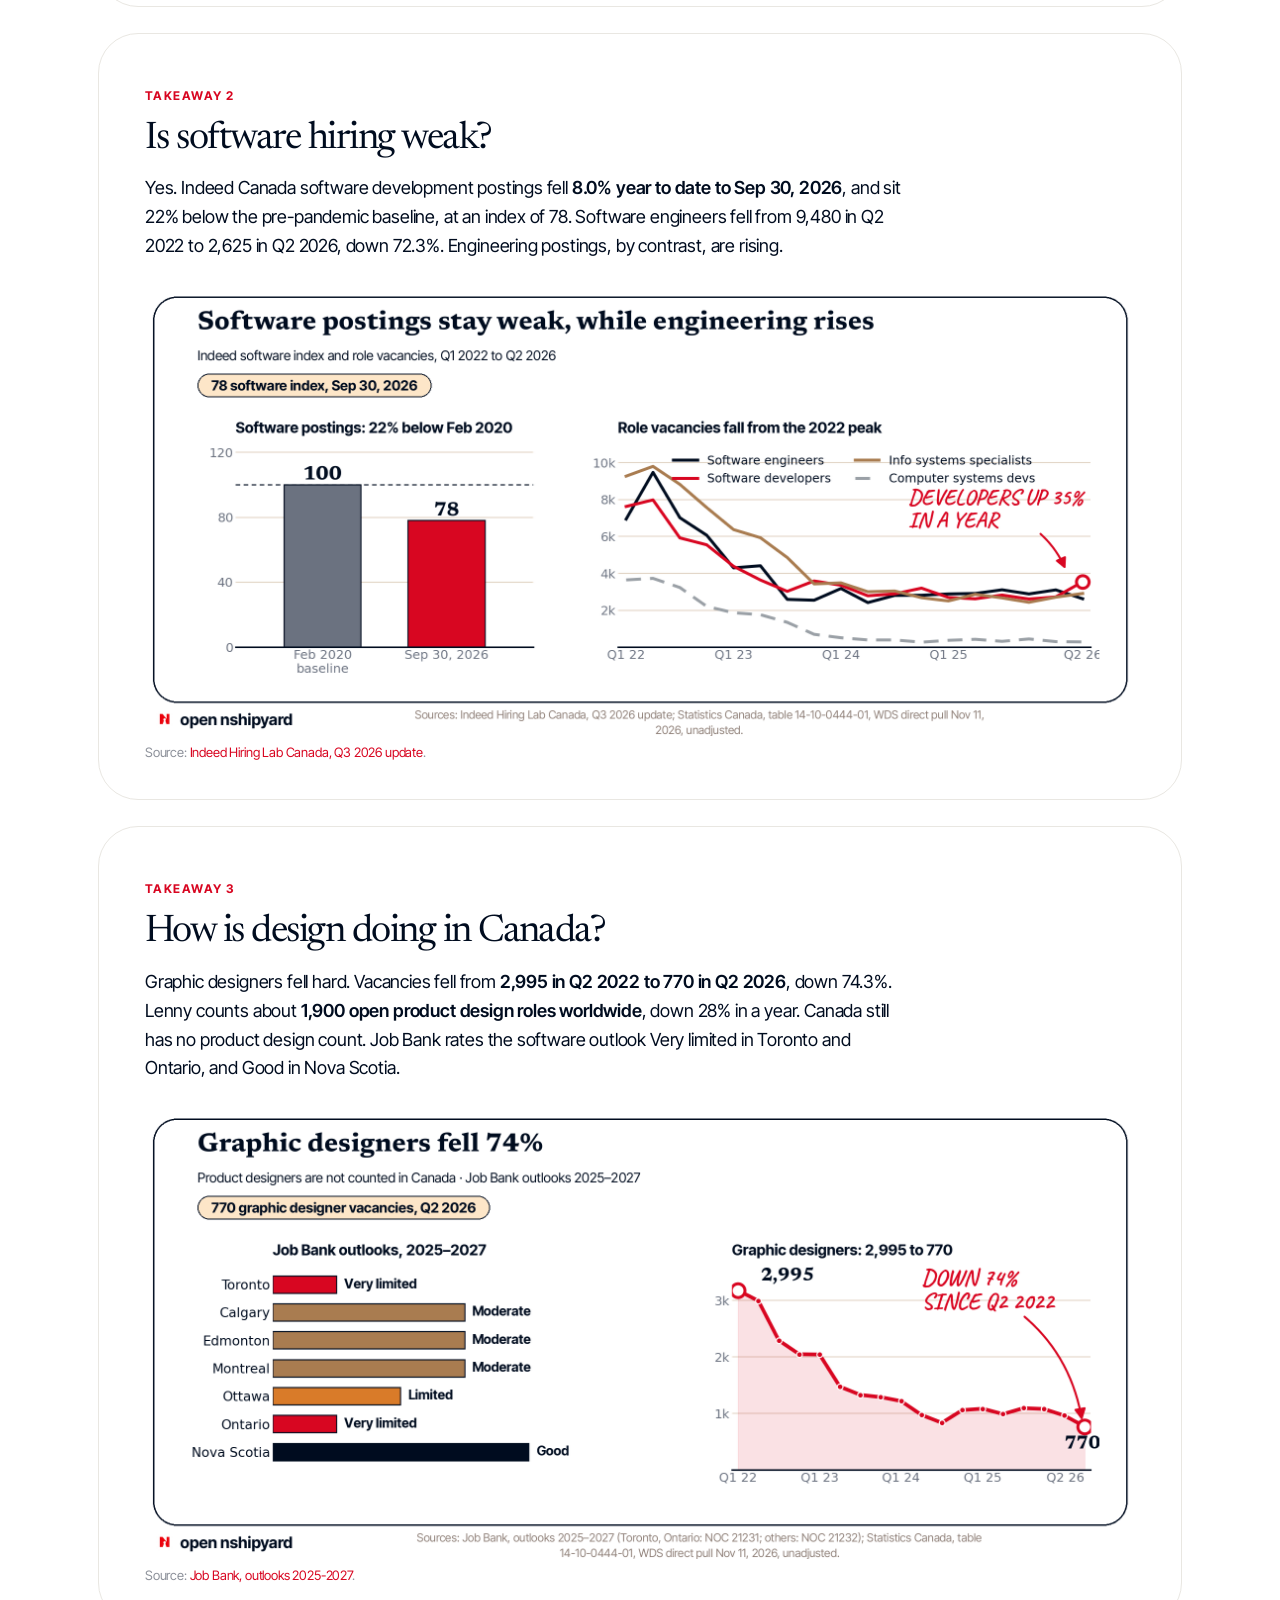
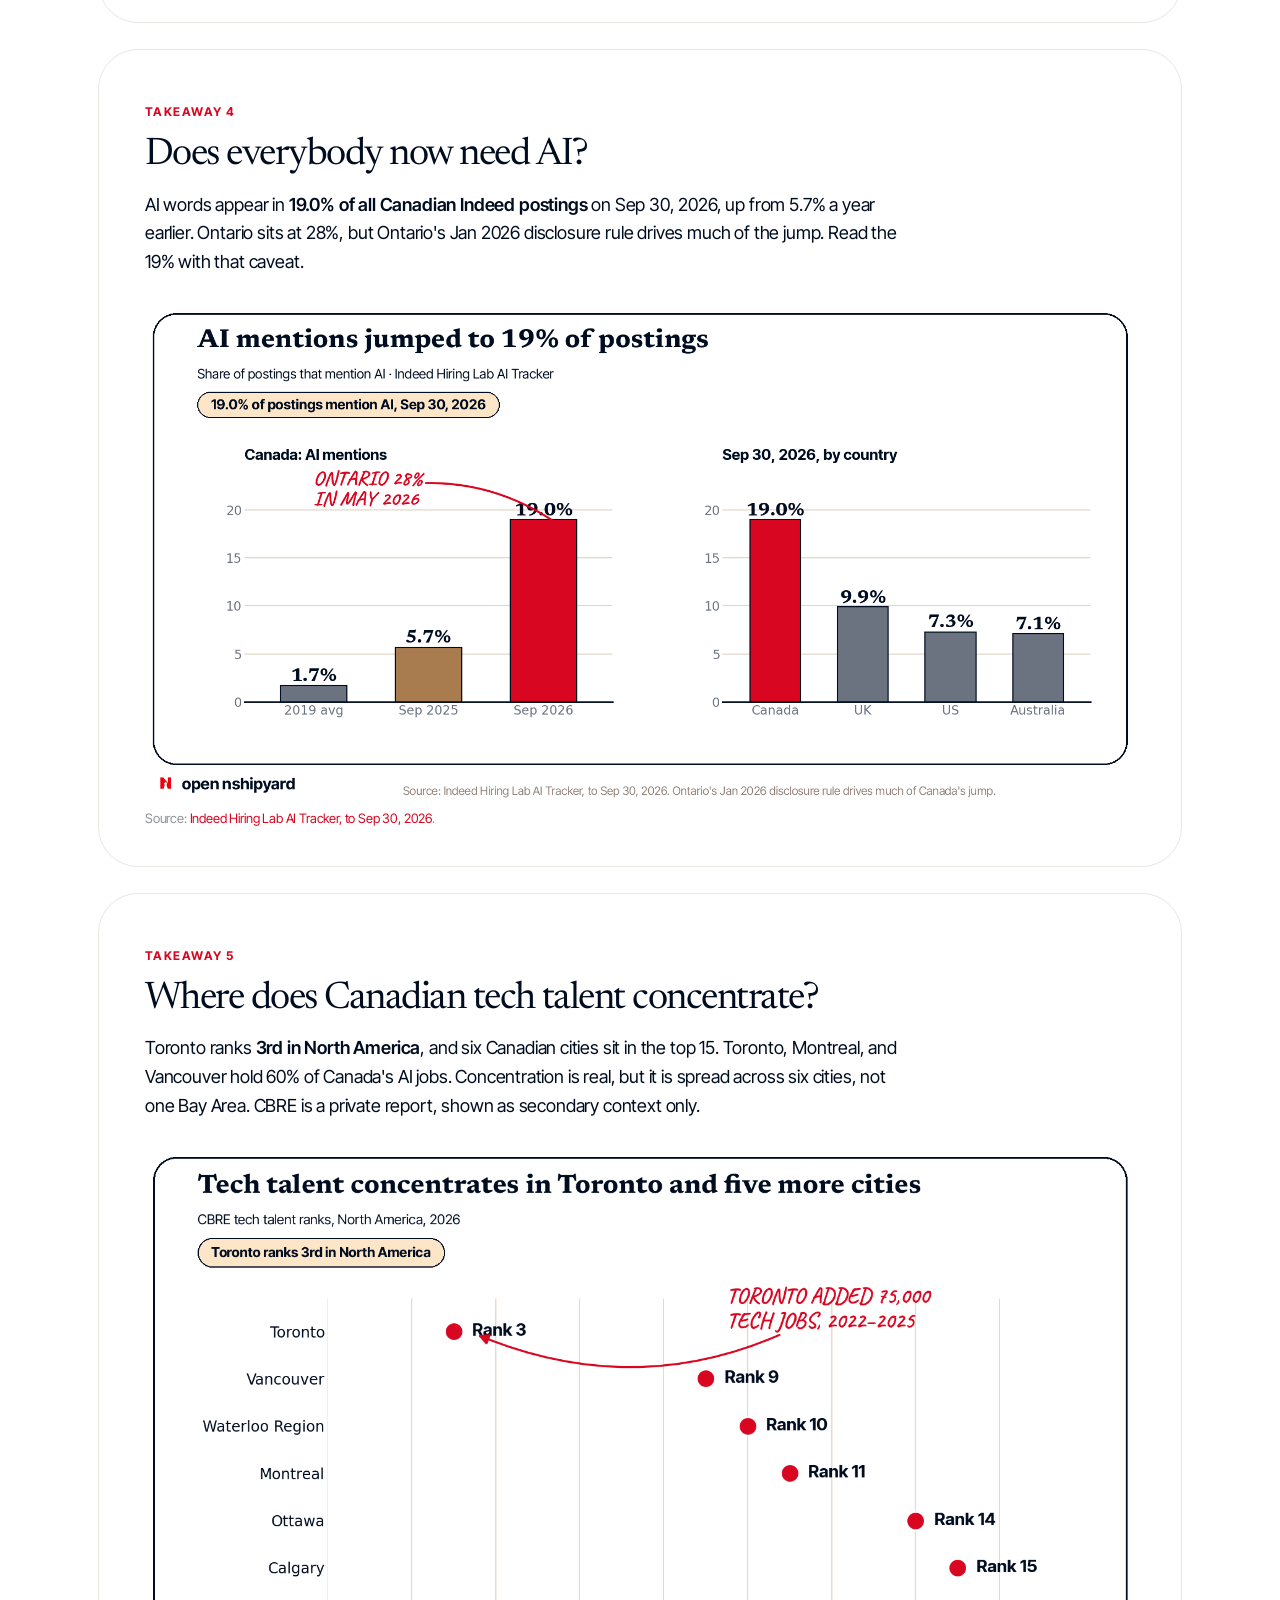
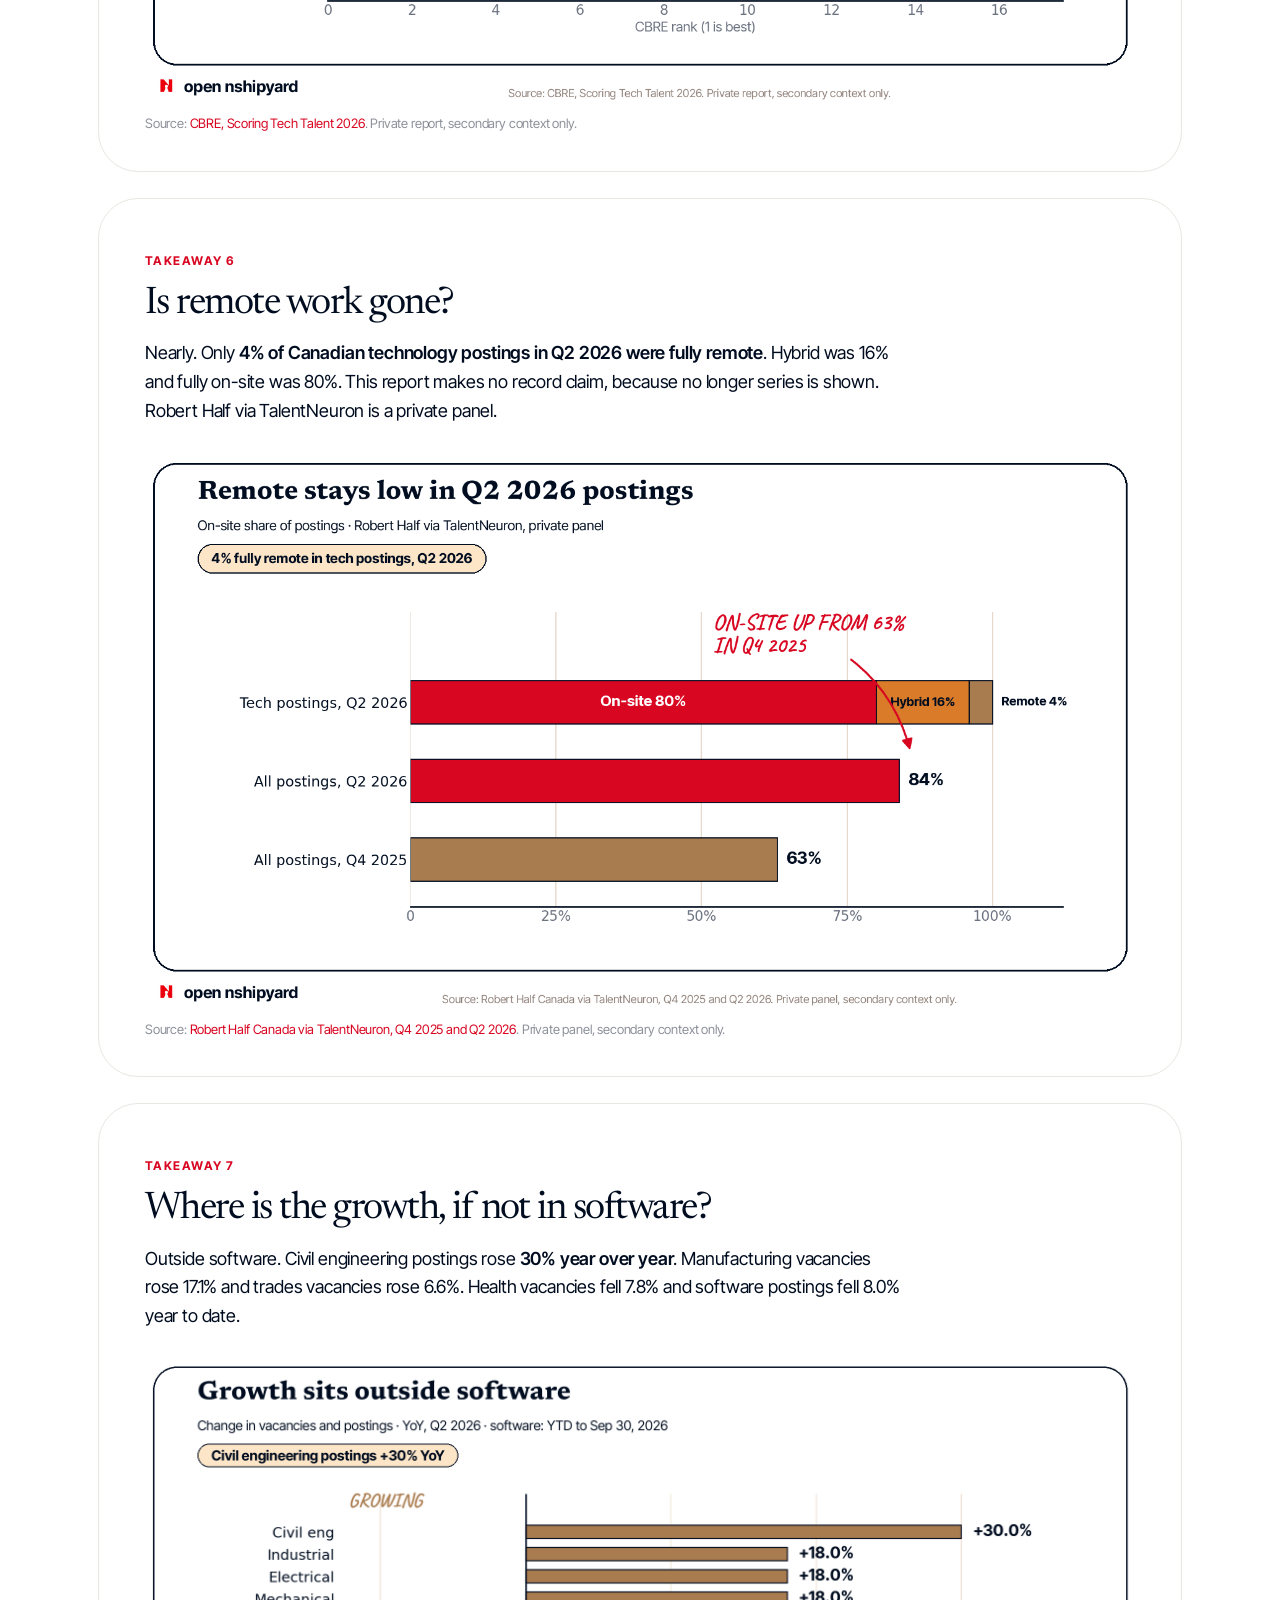
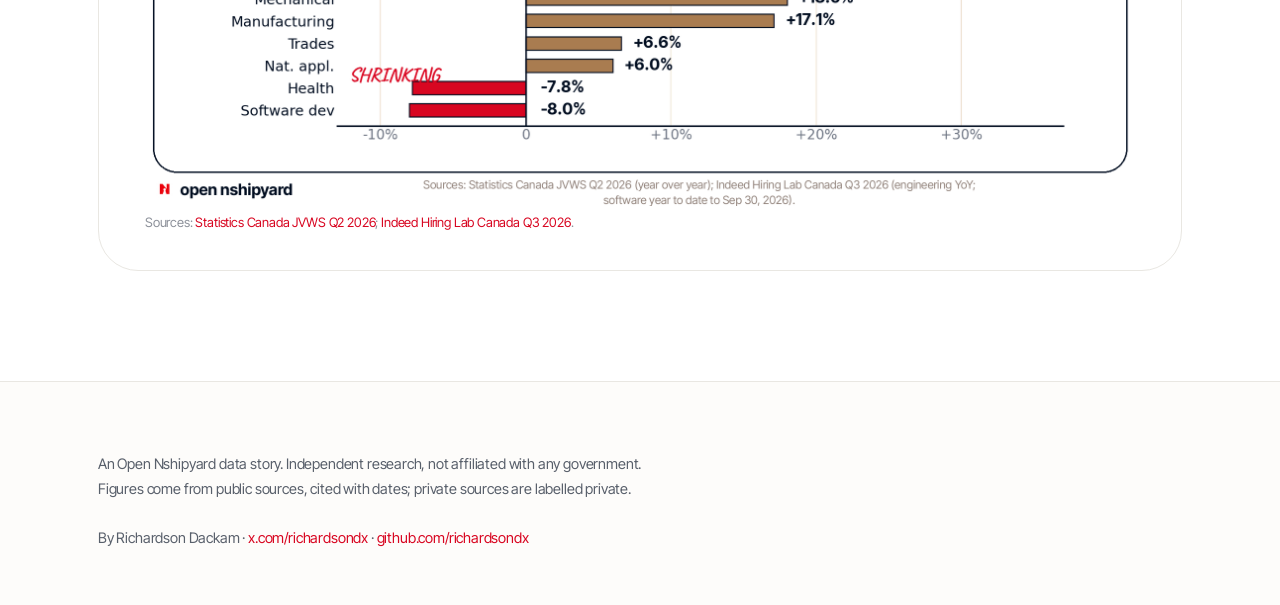
<file: showcase.html>
<!DOCTYPE html>
<html lang="en">
<head>
<meta charset="utf-8">
<meta name="viewport" content="width=device-width, initial-scale=1">
<title>Showcase · The State of the tech job market in Canada (Late 2026) · Open Nshipyard</title>
<meta name="description" content="Seven questions, seven charts: the core findings of the State of the tech job market in Canada (Late 2026).">
<link rel="preconnect" href="https://fonts.googleapis.com">
<link rel="preconnect" href="https://fonts.gstatic.com" crossorigin>
<link href="https://fonts.googleapis.com/css2?family=Newsreader:opsz,wght@6..72,400&family=Inter+Tight:wght@400;500;600;700&display=swap" rel="stylesheet">
<link rel="stylesheet" href="styles.css">
<meta property="og:type" content="website">
<meta property="og:site_name" content="Open Nshipyard">
<meta property="og:title" content="Showcase · The State of the tech job market in Canada (Late 2026) · Open Nshipyard">
<meta property="og:description" content="Seven questions, seven charts: the core findings of the Canada tech job market report.">
</head>
<body>

<header class="site-header">
  <div class="header-inner" id="headerInner">
    <a class="wordmark" href="index.html" aria-label="Open Nshipyard: The State of the tech job market in Canada">
      <img src="brand/logo-keyhole.png" alt="Open Nshipyard logo" style="width:30px;height:30px;flex:none">
      <span class="wordmark-text">
        <span class="wordmark-umbrella">Open Nshipyard</span>
        <span class="wordmark-project">The State of the tech job market in Canada</span>
      </span>
    </a>
    <button type="button" class="menu-btn" id="menuBtn" aria-expanded="false">Menu</button>
    <nav class="header-nav" aria-label="Primary">
      <a href="index.html">Home</a>
      <a href="showcase.html">Showcase</a>
      <a href="index.html#sources" class="hide-m">Sources</a>
      <a href="The-State-of-the-tech-job-market-in-Canada-Late-2026-final-v6.pdf">Download the PDF</a>
      <a href="https://canada.nshipyard.com">← All projects</a>
    </nav>
  </div>
</header>

<main>
  <div class="hero">
    <div class="wrap">
      <span class="kicker">Open Nshipyard showcase · November 2026</span>
      <h1>Seven questions, seven charts</h1>
      <p class="lede">The core findings of the State of the tech job market in Canada (Late 2026), one question at a time. Each card states the answer in one line and shows the chart behind it.</p>
    </div>
  </div>

  <section class="block">
    <div class="wrap">

      <div class="qa-card">
        <div class="qa-tag">Takeaway 1</div>
        <h2 class="qa-q">Are tech vacancies rising in Canada?</h2>
        <p class="qa-a">Yes, narrowly. Total vacancies fell from <strong>1,032,215 in Q2 2022 to 548,400 in Q2 2026</strong>, down 46.9%, in the direct StatCan WDS series. Natural and applied sciences vacancies reached <strong>43,400 in Q2 2026</strong>, up 5.7% from Q1 and up 6.0% year over year. Software developers stood at 3,545, up 925 from a year earlier. Canada has no PM openings series, so no Canada PM win can be claimed.</p>
        <img src="charts/chart1-tech-vacancies.png" alt="Line chart: total vacancies, 1,032,215 in Q2 2022, falling to 548,400 in Q2 2026, 18 quarters, unadjusted" style="width:100%;height:auto;display:block">
        <div class="chart-source">Source: <a href="https://www150.statcan.gc.ca/n1/daily-quotidien/260915/dq260915a-eng.htm">Statistics Canada, table 14-10-0444-01</a>, WDS direct pull Nov 11, 2026. Unadjusted, quarterly, Q1 2022 to Q2 2026.</div>
      </div>

      <div class="qa-card">
        <div class="qa-tag">Takeaway 2</div>
        <h2 class="qa-q">Is software hiring weak?</h2>
        <p class="qa-a">Yes. Indeed Canada software development postings fell <strong>8.0% year to date to Sep 30, 2026</strong>, and sit 22% below the pre-pandemic baseline, at an index of 78. Software engineers fell from 9,480 in Q2 2022 to 2,625 in Q2 2026, down 72.3%. Engineering postings, by contrast, are rising.</p>
        <img src="charts/chart2-software-postings.png" alt="Two panels: Indeed software development postings index, 100 in Feb 2020, 78 on Sep 30, 2026; and role vacancies falling from the 2022 peak" style="width:100%;height:auto;display:block">
        <div class="chart-source">Source: <a href="https://hiringlab.indeed.com/en-ca/2026/10/27/q3-2026-canadian-labour-market-update/">Indeed Hiring Lab Canada, Q3 2026 update</a>.</div>
      </div>

      <div class="qa-card">
        <div class="qa-tag">Takeaway 3</div>
        <h2 class="qa-q">How is design doing in Canada?</h2>
        <p class="qa-a">Graphic designers fell hard. Vacancies fell from <strong>2,995 in Q2 2022 to 770 in Q2 2026</strong>, down 74.3%. Lenny counts about <strong>1,900 open product design roles worldwide</strong>, down 28% in a year. Canada still has no product design count. Job Bank rates the software outlook Very limited in Toronto and Ontario, and Good in Nova Scotia.</p>
        <img src="charts/chart3-outlooks.png" alt="Two panels: Job Bank outlooks by city, Toronto Very limited, Calgary Moderate, Edmonton Moderate, Montreal Moderate, Ottawa Limited, Ontario Very limited, Nova Scotia Good; and graphic designer vacancies falling from 2,995 in Q2 2022 to 770 in Q2 2026" style="width:100%;height:auto;display:block">
        <div class="chart-source">Source: <a href="https://www.jobbank.gc.ca/">Job Bank, outlooks 2025-2027</a>.</div>
      </div>

      <div class="qa-card">
        <div class="qa-tag">Takeaway 4</div>
        <h2 class="qa-q">Does everybody now need AI?</h2>
        <p class="qa-a">AI words appear in <strong>19.0% of all Canadian Indeed postings</strong> on Sep 30, 2026, up from 5.7% a year earlier. Ontario sits at 28%, but Ontario's Jan 2026 disclosure rule drives much of the jump. Read the 19% with that caveat.</p>
        <img src="charts/chart4-ai-mentions.png" alt="Bar charts: Canada AI mentions 1.7% in 2019, 5.7% in Sep 2025, 19.0% in Sep 2026; by country, Canada 19.0%, UK 9.9%, US 7.3%, Australia 7.1%" style="width:100%;height:auto;display:block">
        <div class="chart-source">Source: <a href="https://hiringlab.indeed.com/en-ca/2026/10/27/q3-2026-canadian-labour-market-update/">Indeed Hiring Lab AI Tracker, to Sep 30, 2026</a>.</div>
      </div>

      <div class="qa-card">
        <div class="qa-tag">Takeaway 5</div>
        <h2 class="qa-q">Where does Canadian tech talent concentrate?</h2>
        <p class="qa-a">Toronto ranks <strong>3rd in North America</strong>, and six Canadian cities sit in the top 15. Toronto, Montreal, and Vancouver hold 60% of Canada's AI jobs. Concentration is real, but it is spread across six cities, not one Bay Area. CBRE is a private report, shown as secondary context only.</p>
        <img src="charts/chart5-geography.png" alt="Dot plot: CBRE tech talent ranks, Toronto 3, Vancouver 9, Waterloo Region 10, Montreal 11, Ottawa 14, Calgary 15" style="width:100%;height:auto;display:block">
        <div class="chart-source">Source: <a href="https://www.cbre.com/insights/books/scoring-tech-talent-2026">CBRE, Scoring Tech Talent 2026</a>. Private report, secondary context only.</div>
      </div>

      <div class="qa-card">
        <div class="qa-tag">Takeaway 6</div>
        <h2 class="qa-q">Is remote work gone?</h2>
        <p class="qa-a">Nearly. Only <strong>4% of Canadian technology postings in Q2 2026 were fully remote</strong>. Hybrid was 16% and fully on-site was 80%. This report makes no record claim, because no longer series is shown. Robert Half via TalentNeuron is a private panel.</p>
        <img src="charts/chart6-remote.png" alt="Bar chart: on-site share of postings, tech postings Q2 2026 80%, all postings Q2 2026 84%, all postings Q4 2025 63%" style="width:100%;height:auto;display:block">
        <div class="chart-source">Source: <a href="https://www.roberthalf.com/ca/en/insights/research/canadian-remote-work-statistics-and-trends">Robert Half Canada via TalentNeuron, Q4 2025 and Q2 2026</a>. Private panel, secondary context only.</div>
      </div>

      <div class="qa-card">
        <div class="qa-tag">Takeaway 7</div>
        <h2 class="qa-q">Where is the growth, if not in software?</h2>
        <p class="qa-a">Outside software. Civil engineering postings rose <strong>30% year over year</strong>. Manufacturing vacancies rose 17.1% and trades vacancies rose 6.6%. Health vacancies fell 7.8% and software postings fell 8.0% year to date.</p>
        <img src="charts/chart7-outside-software.png" alt="Bar chart: manufacturing up 17.1% year over year, civil engineering up 30%, industrial, electrical and mechanical up 18% each, natural and applied sciences up 6.0%, trades up 6.6%, health down 7.8%, software development down 8.0% year to date" style="width:100%;height:auto;display:block">
        <div class="chart-source">Sources: <a href="https://www150.statcan.gc.ca/n1/daily-quotidien/260915/dq260915a-eng.htm">Statistics Canada JVWS Q2 2026</a>; <a href="https://hiringlab.indeed.com/en-ca/2026/10/27/q3-2026-canadian-labour-market-update/">Indeed Hiring Lab Canada Q3 2026</a>.</div>
      </div>

    </div>
  </section>
</main>

<footer>
  <div class="wrap footer-inner">
    <p class="footer-note">An Open Nshipyard data story. Independent research, not affiliated with any government. Figures come from public sources, cited with dates; private sources are labelled private.<br><br>By Richardson Dackam · <a href="https://x.com/richardsondx">x.com/richardsondx</a> · <a href="https://github.com/richardsondx">github.com/richardsondx</a></p>
  </div>
</footer>

<script>
(function () {
  var menuBtn = document.getElementById("menuBtn");
  var headerInner = document.getElementById("headerInner");
  if (menuBtn && headerInner) {
    menuBtn.addEventListener("click", function () {
      var open = headerInner.classList.toggle("nav-open");
      menuBtn.setAttribute("aria-expanded", open ? "true" : "false");
    });
  }
})();
</script>
</body>
</html>
</file>
<file: styles.css>
/* Open Nshipyard: The Canadian AI Exposure Map.
   National Design Studio register, translated to Canada.
   Deep Canadian red #d80621 primary, ink navy-black on white, display serif headlines. */

:root {
  --paper: #ffffff;
  --paper-warm: #fdfcfa;
  --muted: #f7f7f7;
  --muted-border: #e9e7e2;
  --ink: #000c1f;
  --ink-65: rgba(0, 12, 31, 0.65);
  --ink-45: rgba(0, 12, 31, 0.45);
  --red: #d80621;
  --red-hover: #a80419;
  --red-soft: #fbeff1;
  --serif: "Newsreader", "Source Serif 4", Georgia, "Times New Roman", serif;
  --sans: "Inter Tight", "Inter", -apple-system, BlinkMacSystemFont, "Segoe UI", Roboto, "Helvetica Neue", Arial, sans-serif;
  --radius-card: 40px;
  --radius-pill: 999px;
}

* { box-sizing: border-box; }
html { scroll-behavior: smooth; }
body {
  margin: 0;
  background: var(--paper);
  color: var(--ink);
  font-family: var(--sans);
  font-size: 17px;
  line-height: 1.65;
  letter-spacing: -0.01em;
  -webkit-font-smoothing: antialiased;
}
::selection { background: var(--red); color: #fff; }

/* ---------- header ---------- */
.site-header {
  position: sticky;
  top: 0;
  z-index: 50;
  background: rgba(255, 255, 255, 0.94);
  backdrop-filter: blur(8px);
  border-bottom: 1px solid var(--muted-border);
}
.header-inner {
  max-width: 1140px;
  margin: 0 auto;
  padding: 14px 28px;
  display: flex;
  align-items: center;
  gap: 22px;
}
.wordmark {
  display: flex;
  align-items: center;
  gap: 10px;
  text-decoration: none;
  color: var(--ink);
}
.wordmark img { width: 30px; height: auto; flex: none; }
.wordmark-text { display: flex; flex-direction: column; line-height: 1.25; }
.wordmark-umbrella {
  font-family: var(--sans);
  font-weight: 600;
  font-size: 12px;
  letter-spacing: 0.16em;
  text-transform: uppercase;
  color: var(--ink-65);
}
.wordmark-project {
  font-family: var(--serif);
  font-weight: 400;
  font-size: 18px;
  letter-spacing: -0.02em;
}
.header-nav { display: flex; gap: 4px; margin-left: auto; }
.header-nav a {
  text-decoration: none;
  color: var(--ink-65);
  font-size: 15px;
  font-weight: 500;
  padding: 8px 14px;
  border-radius: var(--radius-pill);
}
.header-nav a:hover { color: var(--ink); background: var(--muted); }
.lang-toggle {
  display: flex;
  border: 1px solid var(--muted-border);
  border-radius: var(--radius-pill);
  overflow: hidden;
  margin-left: 8px;
}
.lang-toggle button {
  border: 0;
  background: transparent;
  font: 600 13px/1 var(--sans);
  padding: 9px 14px;
  cursor: pointer;
  color: var(--ink-65);
  letter-spacing: 0.02em;
}
.lang-toggle button[aria-pressed="true"] {
  background: var(--ink);
  color: #fff;
}

/* mobile menu button: desktop hidden */
.menu-btn {
  display: none;
  margin-left: auto;
  border: 1px solid var(--muted-border);
  border-radius: var(--radius-pill);
  background: transparent;
  font: 600 14px/1 var(--sans);
  letter-spacing: 0.02em;
  padding: 10px 18px;
  color: var(--ink);
  cursor: pointer;
}

/* ---------- layout ---------- */
.wrap { max-width: 1140px; margin: 0 auto; padding: 0 28px; }
.narrow { max-width: 760px; margin-left: auto; margin-right: auto; }

.hero {
  background: var(--paper-warm);
  border-bottom: 1px solid var(--muted-border);
  padding: 96px 0 88px;
  text-align: center;
}

/* ---------- cover hero (matches the PDF cover) ---------- */
.cover-hero {
  background: var(--red);
  color: #fff;
  padding: 72px 0 64px;
  text-align: left;
}
.cover-hero-kicker {
  display: block;
  font-size: 13px;
  font-weight: 700;
  letter-spacing: 0.2em;
  text-transform: uppercase;
  color: #fff;
  margin-bottom: 24px;
}
.cover-hero h1 {
  font-family: var(--serif);
  font-weight: 700;
  font-size: clamp(44px, 7vw, 88px);
  line-height: 1.02;
  letter-spacing: -0.03em;
  color: #fff;
  margin: 0 0 28px;
  max-width: 900px;
  text-align: left;
}
.cover-hero-rule {
  width: 120px;
  height: 5px;
  background: #fff;
  border: 0;
  margin: 0 0 28px;
}
.cover-hero-stand {
  font-family: var(--serif);
  font-size: clamp(22px, 2.6vw, 30px);
  line-height: 1.35;
  color: #ffebec;
  max-width: 860px;
  margin: 0 0 44px;
}
.cover-hero-byline {
  border-top: 1px solid rgba(255, 255, 255, 0.55);
  padding-top: 20px;
  font-size: 16px;
  color: #fff;
}
.cover-hero-byline a { color: #fff; }
.cover-hero-actions {
  display: flex;
  flex-wrap: wrap;
  gap: 12px;
  margin-top: 32px;
}
.cover-hero-actions .btn-solid {
  background: #fff;
  color: var(--red);
  font: 700 15px/1 var(--sans);
  padding: 15px 24px;
  border-radius: 999px;
  text-decoration: none;
}
.cover-hero-actions .btn-ghost {
  border: 1.5px solid rgba(255, 255, 255, 0.8);
  color: #fff;
  font: 700 15px/1 var(--sans);
  padding: 15px 24px;
  border-radius: 999px;
  text-decoration: none;
}
.hero-stats {
  background: var(--paper);
  border-bottom: 1px solid var(--muted-border);
  padding: 56px 0 64px;
}
.hero-stats .stat-grid { margin-top: 0; }
.hero-stats .share-section { margin-top: 40px; }
.kicker {
  display: inline-block;
  font-size: 13px;
  font-weight: 600;
  letter-spacing: 0.14em;
  text-transform: uppercase;
  color: var(--red);
  margin-bottom: 26px;
}
h1 {
  font-family: var(--serif);
  font-weight: 400;
  font-size: clamp(44px, 7vw, 84px);
  line-height: 1.02;
  letter-spacing: -0.05em;
  margin: 0 0 28px;
  max-width: 900px;
  margin-left: auto;
  margin-right: auto;
}
.lede {
  font-size: 20px;
  line-height: 1.6;
  color: var(--ink-65);
  max-width: 700px;
  margin: 0 auto 12px;
}
.lede strong { color: var(--ink); font-weight: 600; }

.stat-grid {
  display: grid;
  grid-template-columns: repeat(4, 1fr);
  gap: 18px;
  margin-top: 56px;
  text-align: left;
}
.stat-card {
  background: var(--paper);
  border: 1px solid var(--muted-border);
  border-radius: 28px;
  padding: 26px 24px 22px;
}
.stat-num {
  font-family: var(--serif);
  font-size: 46px;
  letter-spacing: -0.04em;
  color: var(--red);
  line-height: 1;
  margin-bottom: 10px;
}
.stat-label { font-size: 14.5px; line-height: 1.5; color: var(--ink-65); }
.stat-label em { font-style: normal; color: var(--ink-45); font-size: 13px; display: block; margin-top: 6px; }

section.block { padding: 84px 0; border-bottom: 1px solid var(--muted-border); }
section.block:last-of-type { border-bottom: 0; }
h2 {
  font-family: var(--serif);
  font-weight: 400;
  font-size: clamp(34px, 4.6vw, 56px);
  letter-spacing: -0.045em;
  line-height: 1.06;
  margin: 0 0 18px;
}
.section-sub {
  font-size: 18px;
  color: var(--ink-65);
  max-width: 720px;
  margin: 0 0 44px;
}
.section-sub strong { color: var(--ink); font-weight: 600; }
h3.card-title {
  font-family: var(--serif);
  font-weight: 400;
  font-size: 27px;
  letter-spacing: -0.03em;
  margin: 0 0 10px;
}

/* ---------- chart cards ---------- */
.chart-card {
  background: var(--paper);
  border: 1px solid var(--muted-border);
  border-radius: var(--radius-card);
  padding: 44px 44px 34px;
  margin-bottom: 28px;
}
.chart-card.warm { background: var(--paper-warm); }
.chart-note {
  font-size: 13.5px;
  color: var(--ink-45);
  margin-top: 18px;
  line-height: 1.6;
}
.chart-source { font-size: 13px; color: var(--ink-45); margin-top: 6px; }
.chart-source a { color: var(--red); text-decoration: none; }
.chart-source a:hover { text-decoration: underline; }
.chart-hed { font-size: 15px; font-weight: 600; margin-bottom: 22px; letter-spacing: -0.01em; }
svg.chart { width: 100%; height: auto; display: block; }

/* ---------- share ---------- */
.share-section {
  display: flex;
  flex-wrap: wrap;
  align-items: center;
  justify-content: center;
  gap: 10px;
  margin-top: 48px;
}
.share-section-label {
  font: 700 12px/1 var(--sans);
  letter-spacing: 0.12em;
  text-transform: uppercase;
  color: var(--red);
  margin-right: 6px;
}
.share-row {
  display: flex;
  flex-wrap: wrap;
  align-items: center;
  gap: 10px;
  margin-top: 22px;
}
.share-btn {
  display: inline-block;
  border: 1px solid var(--muted-border);
  background: var(--paper);
  color: var(--ink);
  font: 600 14px/1 var(--sans);
  letter-spacing: -0.01em;
  padding: 11px 18px;
  border-radius: var(--radius-pill);
  text-decoration: none;
  cursor: pointer;
}
.share-btn:hover { background: var(--muted); }
.share-btn-x { background: var(--ink); border-color: var(--ink); color: #fff; }
.share-btn-x:hover { background: #14263f; }

/* ---------- ranked lists ---------- */
.rank-duo { display: grid; grid-template-columns: 1fr 1fr; gap: 22px; margin-top: 44px; }
.rank-card {
  border-radius: var(--radius-card);
  padding: 40px 38px;
  border: 1px solid var(--muted-border);
}
.rank-card.risk { background: #fff5f6; border-color: #f3d4d8; }
.rank-card.thrive { background: #f6fbf7; border-color: #d8ead9; }
.rank-card ol { list-style: none; margin: 18px 0 0; padding: 0; counter-reset: r; }
.rank-card li {
  counter-increment: r;
  display: flex;
  gap: 14px;
  padding: 13px 0;
  border-top: 1px solid rgba(0, 12, 31, 0.09);
  font-size: 15.5px;
  line-height: 1.5;
}
.rank-card li::before {
  content: counter(r);
  flex: none;
  width: 30px; height: 30px;
  border-radius: 50%;
  background: var(--ink);
  color: #fff;
  font: 600 13px/30px var(--sans);
  text-align: center;
}
.rank-card.risk li::before { background: var(--red); }
.rank-card.thrive li::before { background: #1c6b34; }
.rank-card li span b { display: block; font-weight: 600; }
.rank-card li span small { color: var(--ink-65); }

/* ---------- spotlight / curriculum ---------- */
.spotlight {
  background: var(--ink);
  color: #fff;
  border-radius: 48px;
  padding: 64px 60px;
  margin-bottom: 28px;
}
.spotlight h2 { color: #fff; }
.spotlight .section-sub { color: rgba(255, 255, 255, 0.72); }
.spotlight .section-sub strong { color: #fff; }
.spot-facts { display: grid; grid-template-columns: repeat(3, 1fr); gap: 18px; margin: 40px 0; }
.spot-fact {
  background: rgba(255, 255, 255, 0.06);
  border: 1px solid rgba(255, 255, 255, 0.14);
  border-radius: 24px;
  padding: 24px 22px;
}
.spot-fact .n { font-family: var(--serif); font-size: 38px; color: #ffb3bd; letter-spacing: -0.03em; line-height: 1; margin-bottom: 8px; }
.spot-fact p { margin: 0; font-size: 14px; line-height: 1.55; color: rgba(255, 255, 255, 0.78); }
.spotlight .fine { font-size: 13.5px; color: rgba(255, 255, 255, 0.55); line-height: 1.6; }

.curriculum { display: grid; grid-template-columns: 1fr 1fr; gap: 18px; margin-top: 40px; }
.cur-step {
  background: var(--paper);
  border: 1px solid var(--muted-border);
  border-radius: 28px;
  padding: 30px 30px 26px;
}
.cur-step .step-n {
  display: inline-block;
  font: 700 12px/1 var(--sans);
  letter-spacing: 0.12em;
  text-transform: uppercase;
  color: var(--red);
  margin-bottom: 12px;
}
.cur-step h4 { font-size: 19px; margin: 0 0 10px; letter-spacing: -0.02em; }
.cur-step p { margin: 0; font-size: 15px; color: var(--ink-65); line-height: 1.6; }

/* ---------- methodology, sources ---------- */
.two-col { display: grid; grid-template-columns: 1fr 1fr; gap: 22px; }
.info-card {
  background: var(--muted);
  border-radius: 32px;
  padding: 36px 36px 30px;
}
.info-card h3 { font-family: var(--serif); font-weight: 400; font-size: 24px; letter-spacing: -0.03em; margin: 0 0 14px; }
.info-card ul { margin: 0; padding-left: 20px; font-size: 15px; color: var(--ink-65); line-height: 1.65; }
.info-card li { margin-bottom: 9px; }
.sources-list { margin: 36px 0 0; padding: 0; list-style: none; }
.sources-list li {
  padding: 16px 0;
  border-top: 1px solid var(--muted-border);
  font-size: 15px;
  line-height: 1.6;
}
.sources-list li b { font-weight: 600; }
.sources-list li .date { color: var(--red); font-weight: 600; font-size: 13.5px; }

/* ---------- showcase ---------- */
.qa-card {
  background: var(--paper);
  border: 1px solid var(--muted-border);
  border-radius: var(--radius-card);
  padding: 46px 46px 36px;
  margin-bottom: 26px;
}
.qa-q {
  font-family: var(--serif);
  font-weight: 400;
  font-size: clamp(26px, 3.4vw, 38px);
  letter-spacing: -0.04em;
  line-height: 1.12;
  margin: 0 0 14px;
}
.qa-a { font-size: 18px; color: var(--ink); max-width: 760px; margin: 0 0 30px; line-height: 1.6; }
.qa-a strong { font-weight: 600; }
.qa-tag {
  display: inline-block;
  font: 700 12px/1 var(--sans);
  letter-spacing: 0.12em;
  text-transform: uppercase;
  color: var(--red);
  margin-bottom: 16px;
}

/* ---------- footer ---------- */
footer {
  background: var(--paper-warm);
  border-top: 1px solid var(--muted-border);
  padding: 56px 0 40px;
  font-size: 14.5px;
  color: var(--ink-65);
}
.footer-inner { display: flex; gap: 40px; flex-wrap: wrap; justify-content: space-between; }
footer a { color: var(--red); text-decoration: none; }
footer a:hover { text-decoration: underline; }
.footer-note { max-width: 560px; line-height: 1.7; }

/* ---------- responsive ---------- */
@media (max-width: 900px) {
  .stat-grid { grid-template-columns: 1fr 1fr; }
  .rank-duo, .two-col, .curriculum { grid-template-columns: 1fr; }
  .spot-facts { grid-template-columns: 1fr; }
  .spotlight { padding: 44px 30px; border-radius: 36px; }
  .chart-card, .qa-card { padding: 30px 24px 26px; border-radius: 30px; }
  .menu-btn { display: inline-block; }
  .header-nav { display: none; width: 100%; flex-direction: column; gap: 2px; margin-left: 0; order: 5; }
  .header-inner.nav-open .header-nav { display: flex; }
  .header-nav a.hide-m { display: none; }
  .header-inner.nav-open .header-nav a.hide-m { display: block; }
  section.block { padding: 60px 0; }
  .header-inner { flex-wrap: wrap; row-gap: 10px; padding: 12px 20px; }
  .wordmark-project { font-size: 16px; }
  .lang-toggle { margin-left: 0; }
}
@media (prefers-reduced-motion: reduce) {
  html { scroll-behavior: auto; }
  * { transition: none !important; }
}

/* Chart lightbox: click any chart to open it bigger */
img[data-lightbox] { cursor: zoom-in; }
.lightbox {
  position: fixed; inset: 0; z-index: 200;
  display: flex; flex-direction: column; align-items: center; justify-content: center;
  padding: 24px;
  background: rgba(0, 12, 31, 0.92);
  opacity: 0; pointer-events: none; transition: opacity 0.18s ease;
}
.lightbox.open { opacity: 1; pointer-events: auto; }
.lightbox img {
  max-width: min(1200px, 94vw); max-height: 82vh;
  width: auto; height: auto;
  border-radius: 12px; background: #fff;
  box-shadow: 0 24px 80px rgba(0, 0, 0, 0.5);
  cursor: zoom-out;
}
.lightbox-caption {
  margin-top: 14px; max-width: min(1200px, 94vw);
  color: rgba(255, 255, 255, 0.85);
  font-size: 14px; line-height: 1.5; text-align: center;
}
.lightbox-close {
  position: absolute; top: 16px; right: 16px;
  width: 44px; height: 44px; border: none; border-radius: 50%;
  background: rgba(255, 255, 255, 0.14); color: #fff;
  font-size: 22px; line-height: 1; cursor: pointer;
}
.lightbox-close:hover { background: rgba(255, 255, 255, 0.28); }
</file>
